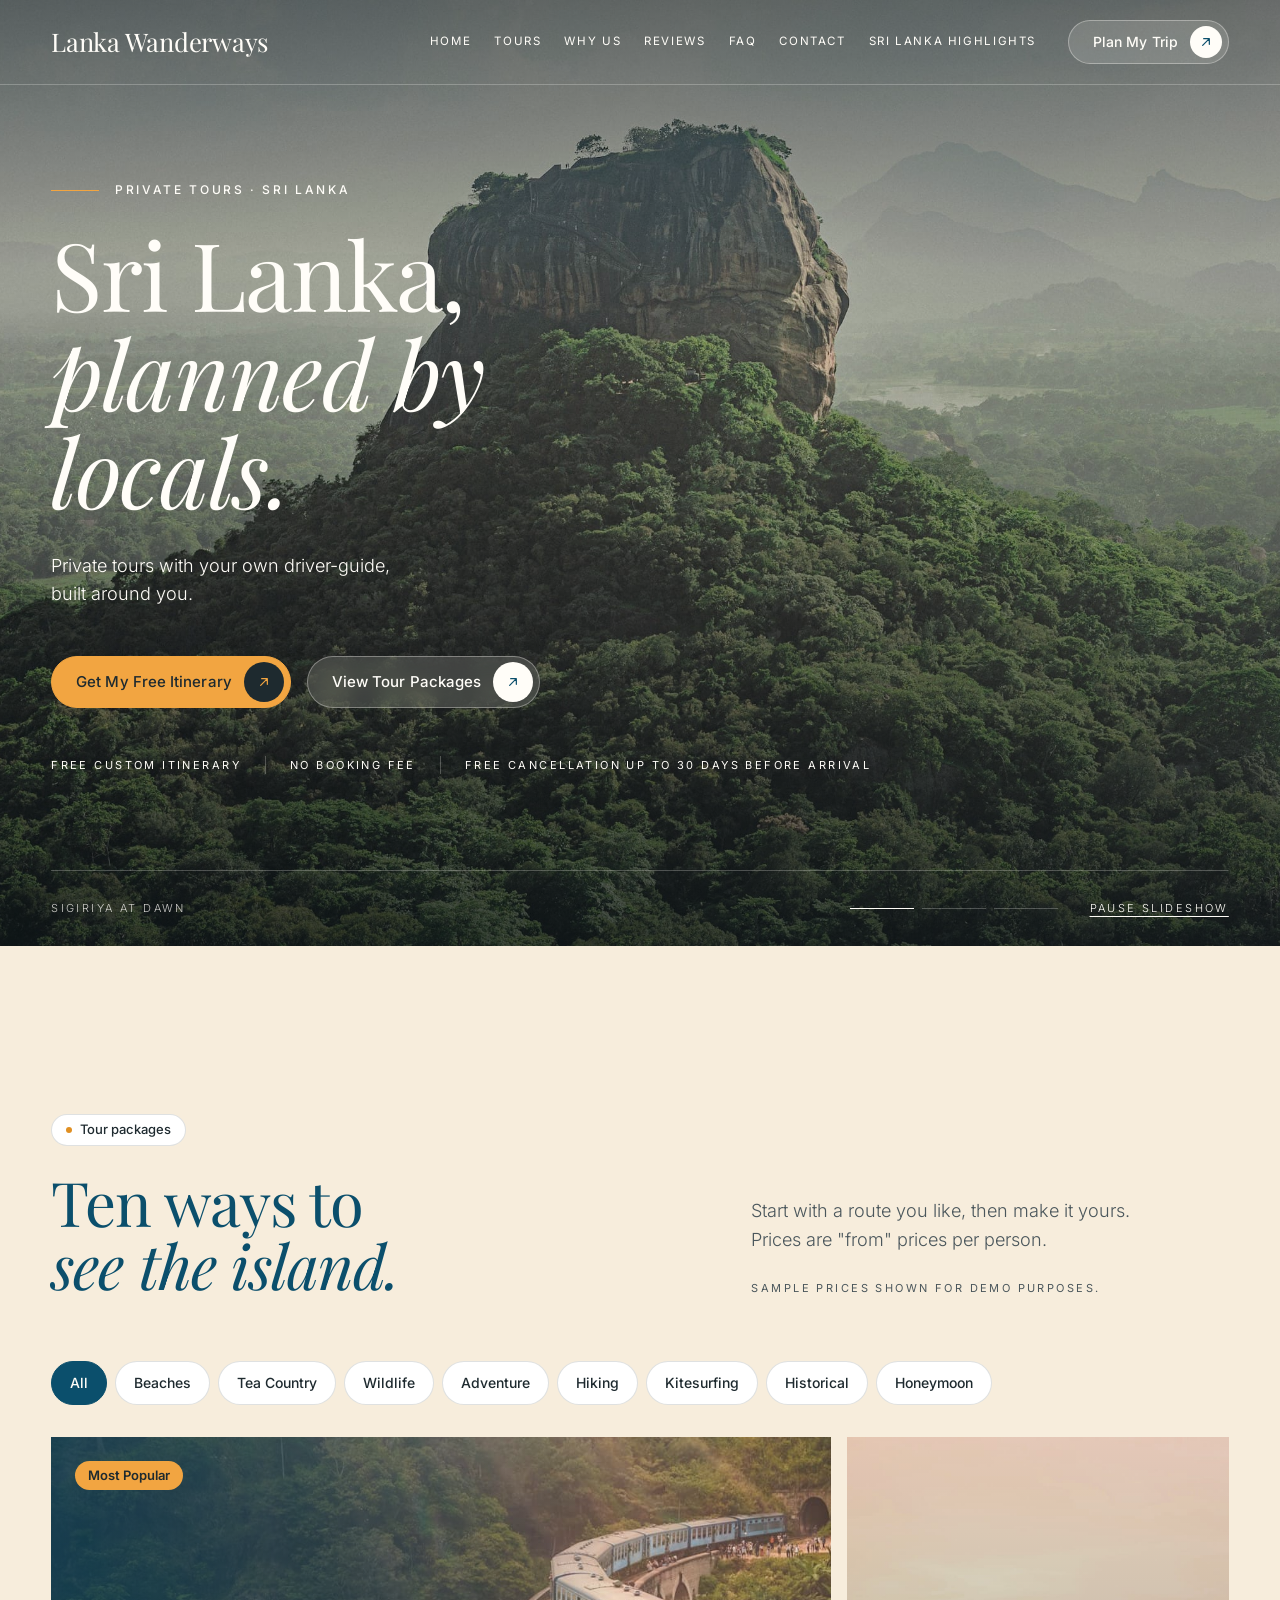
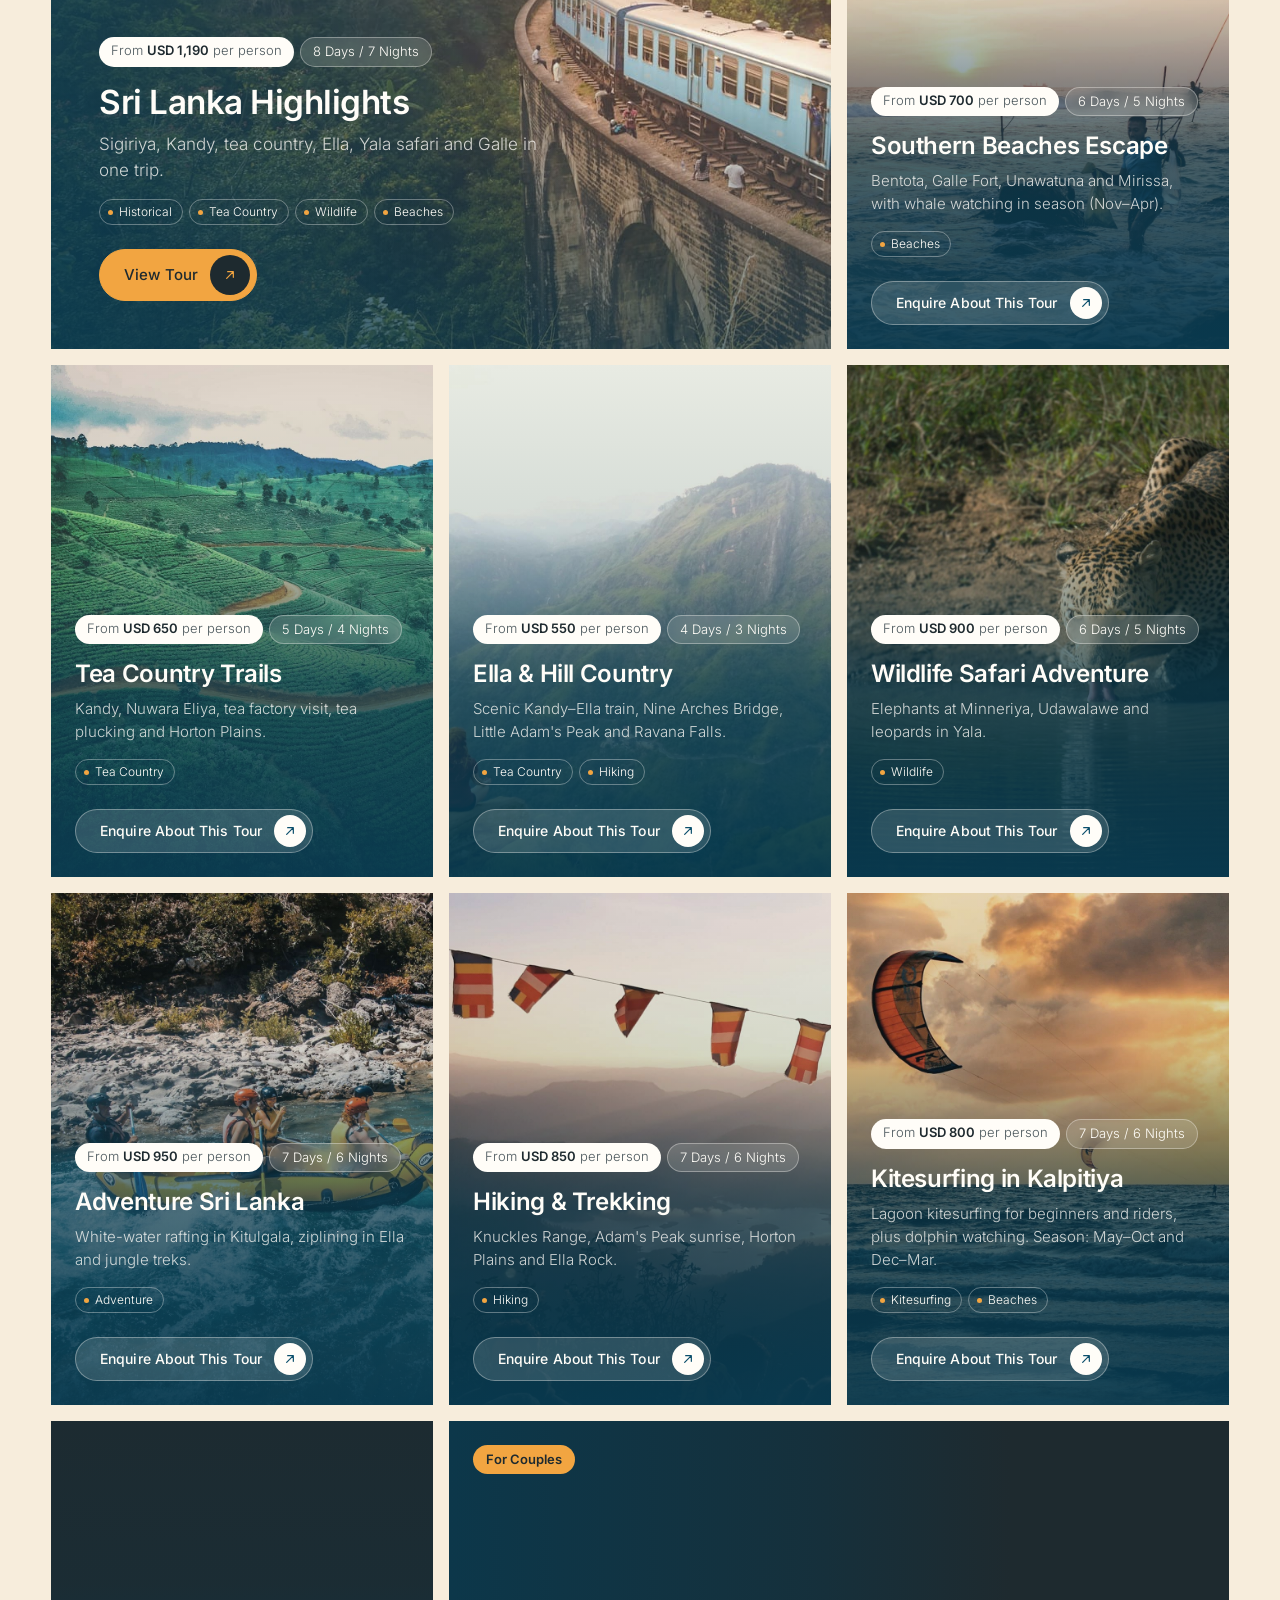
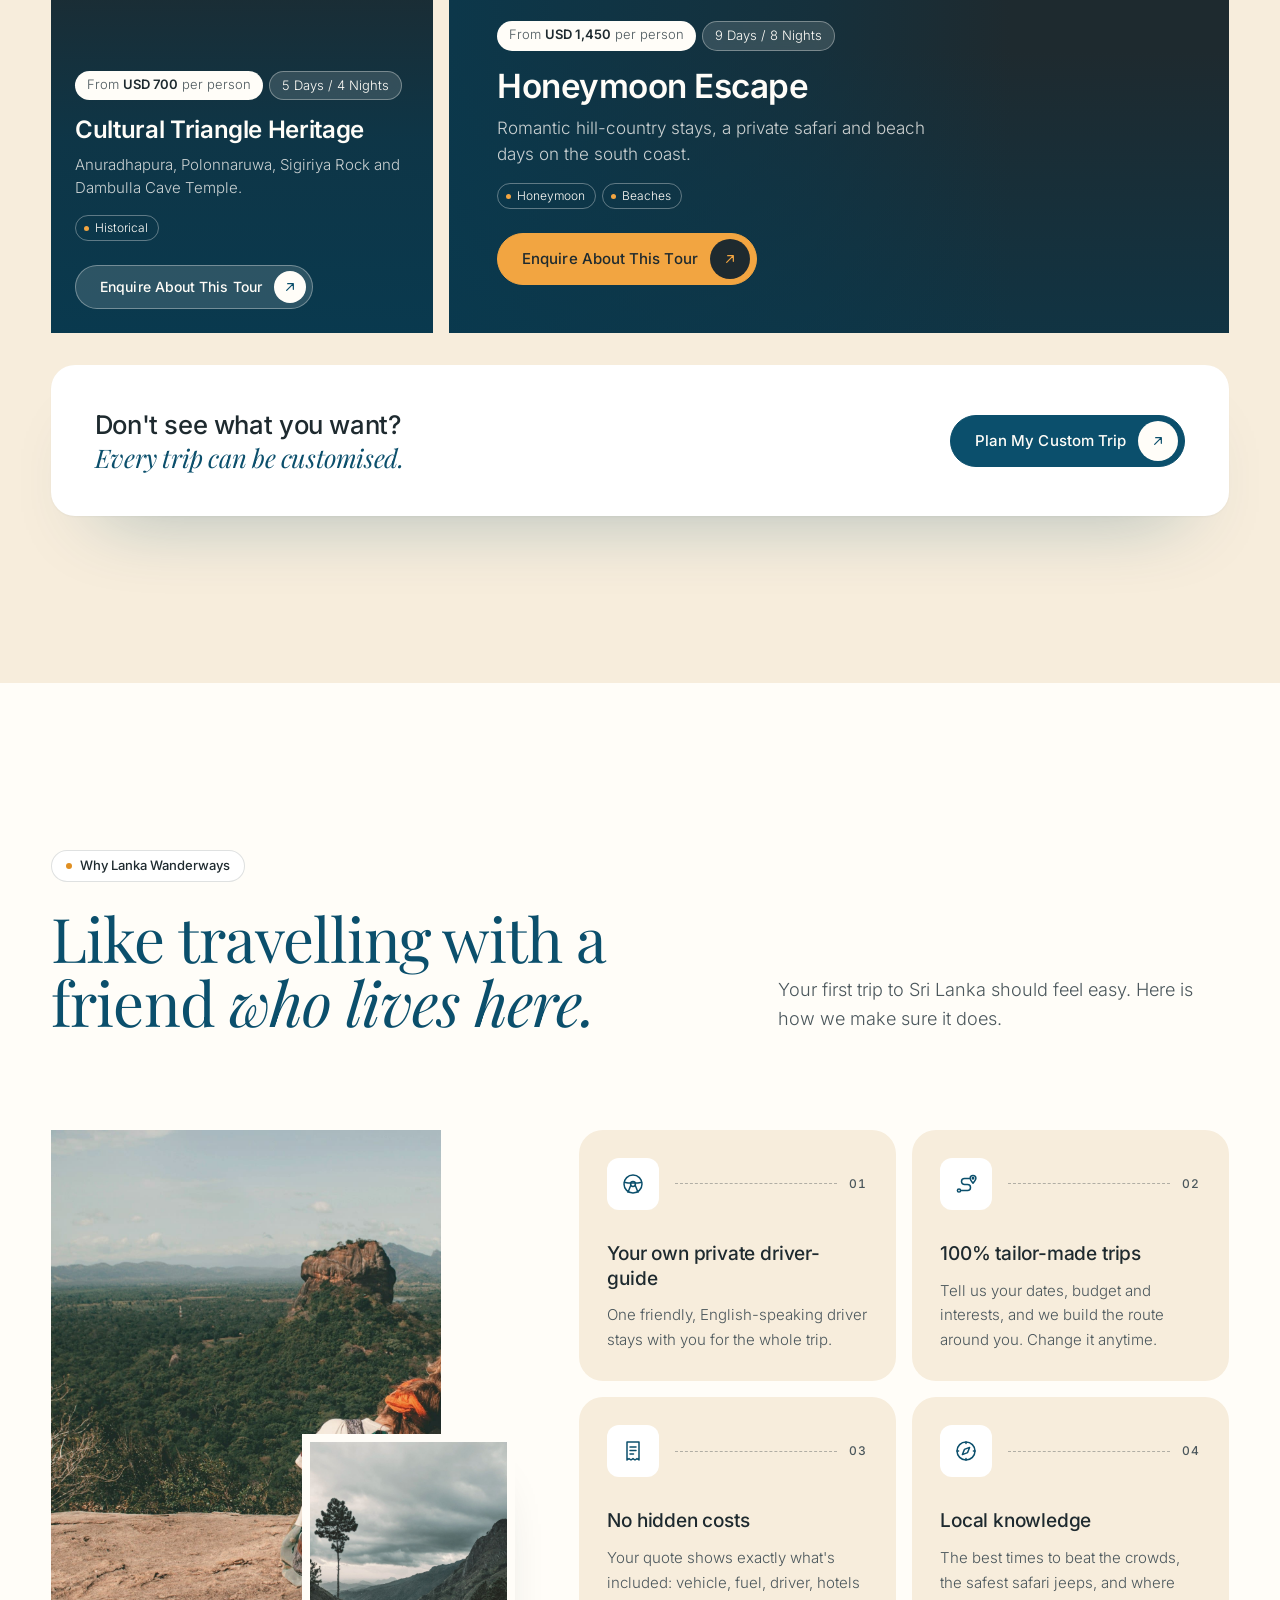
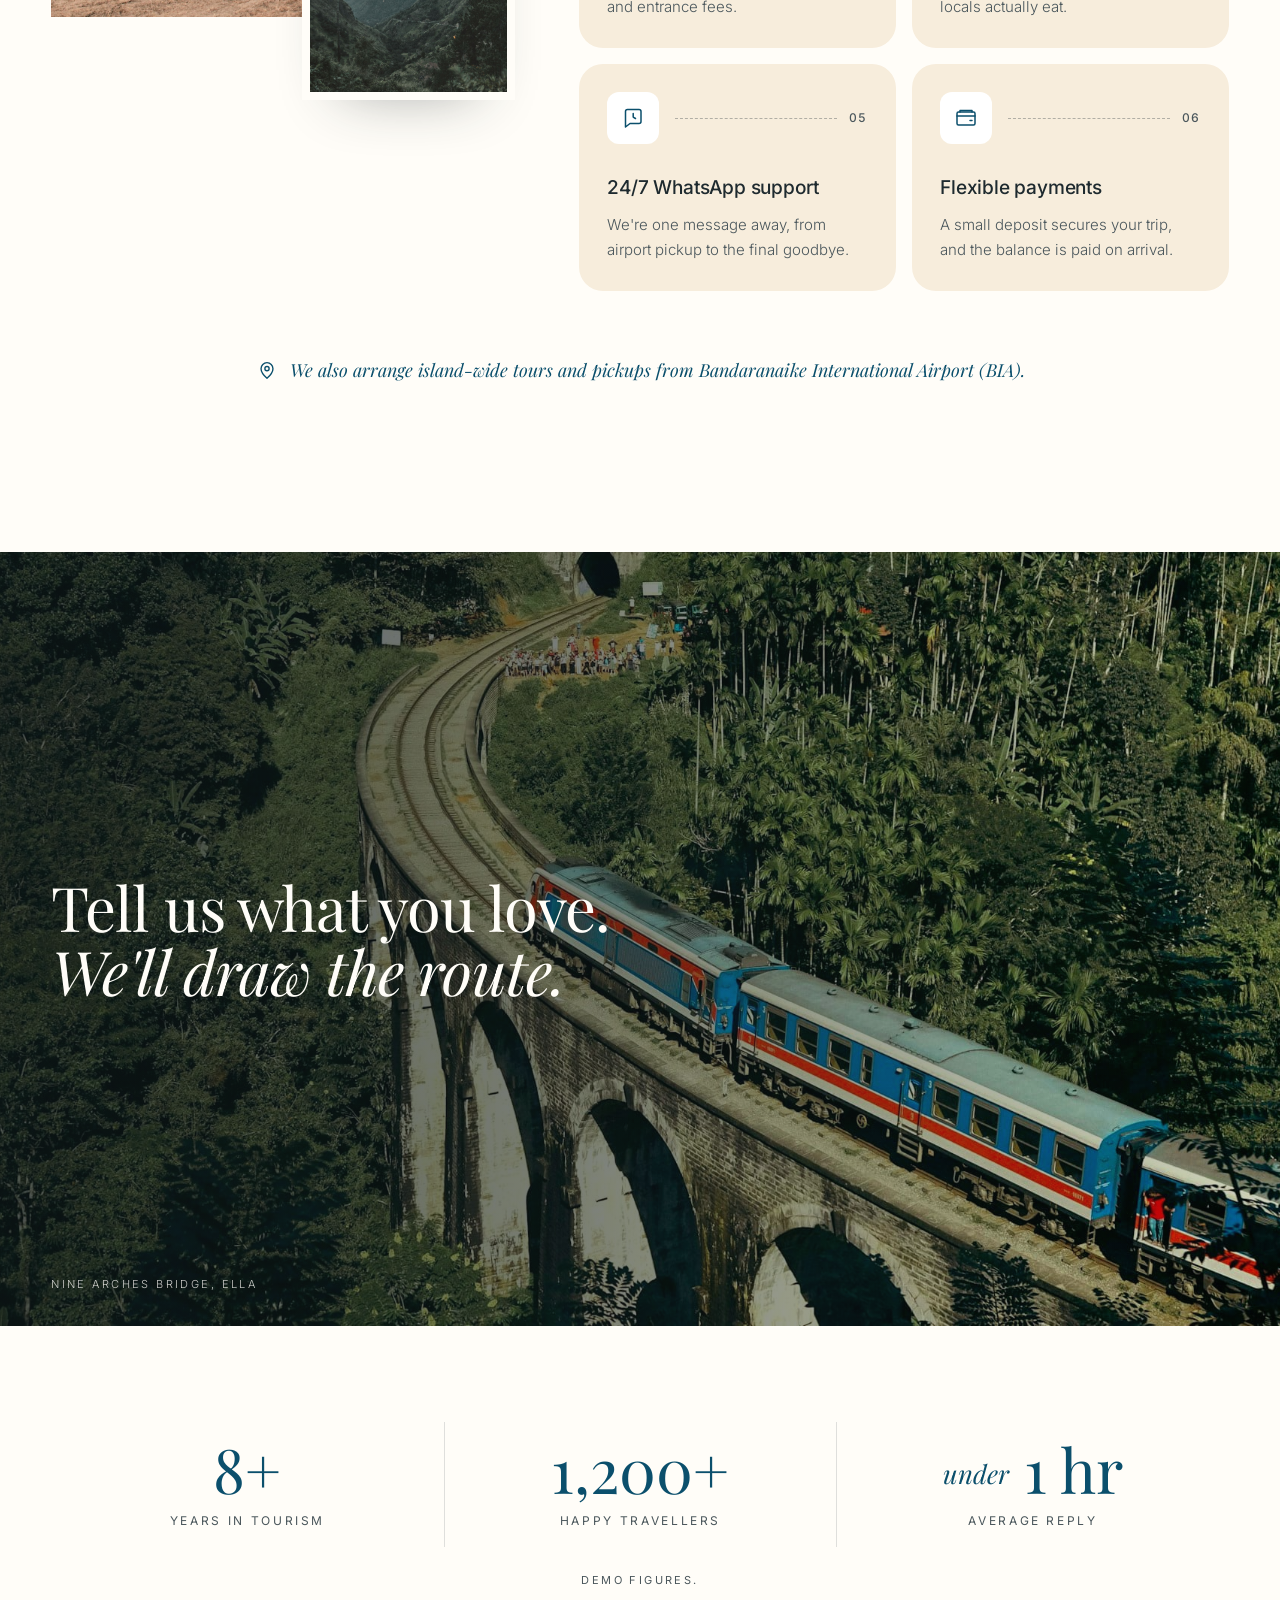
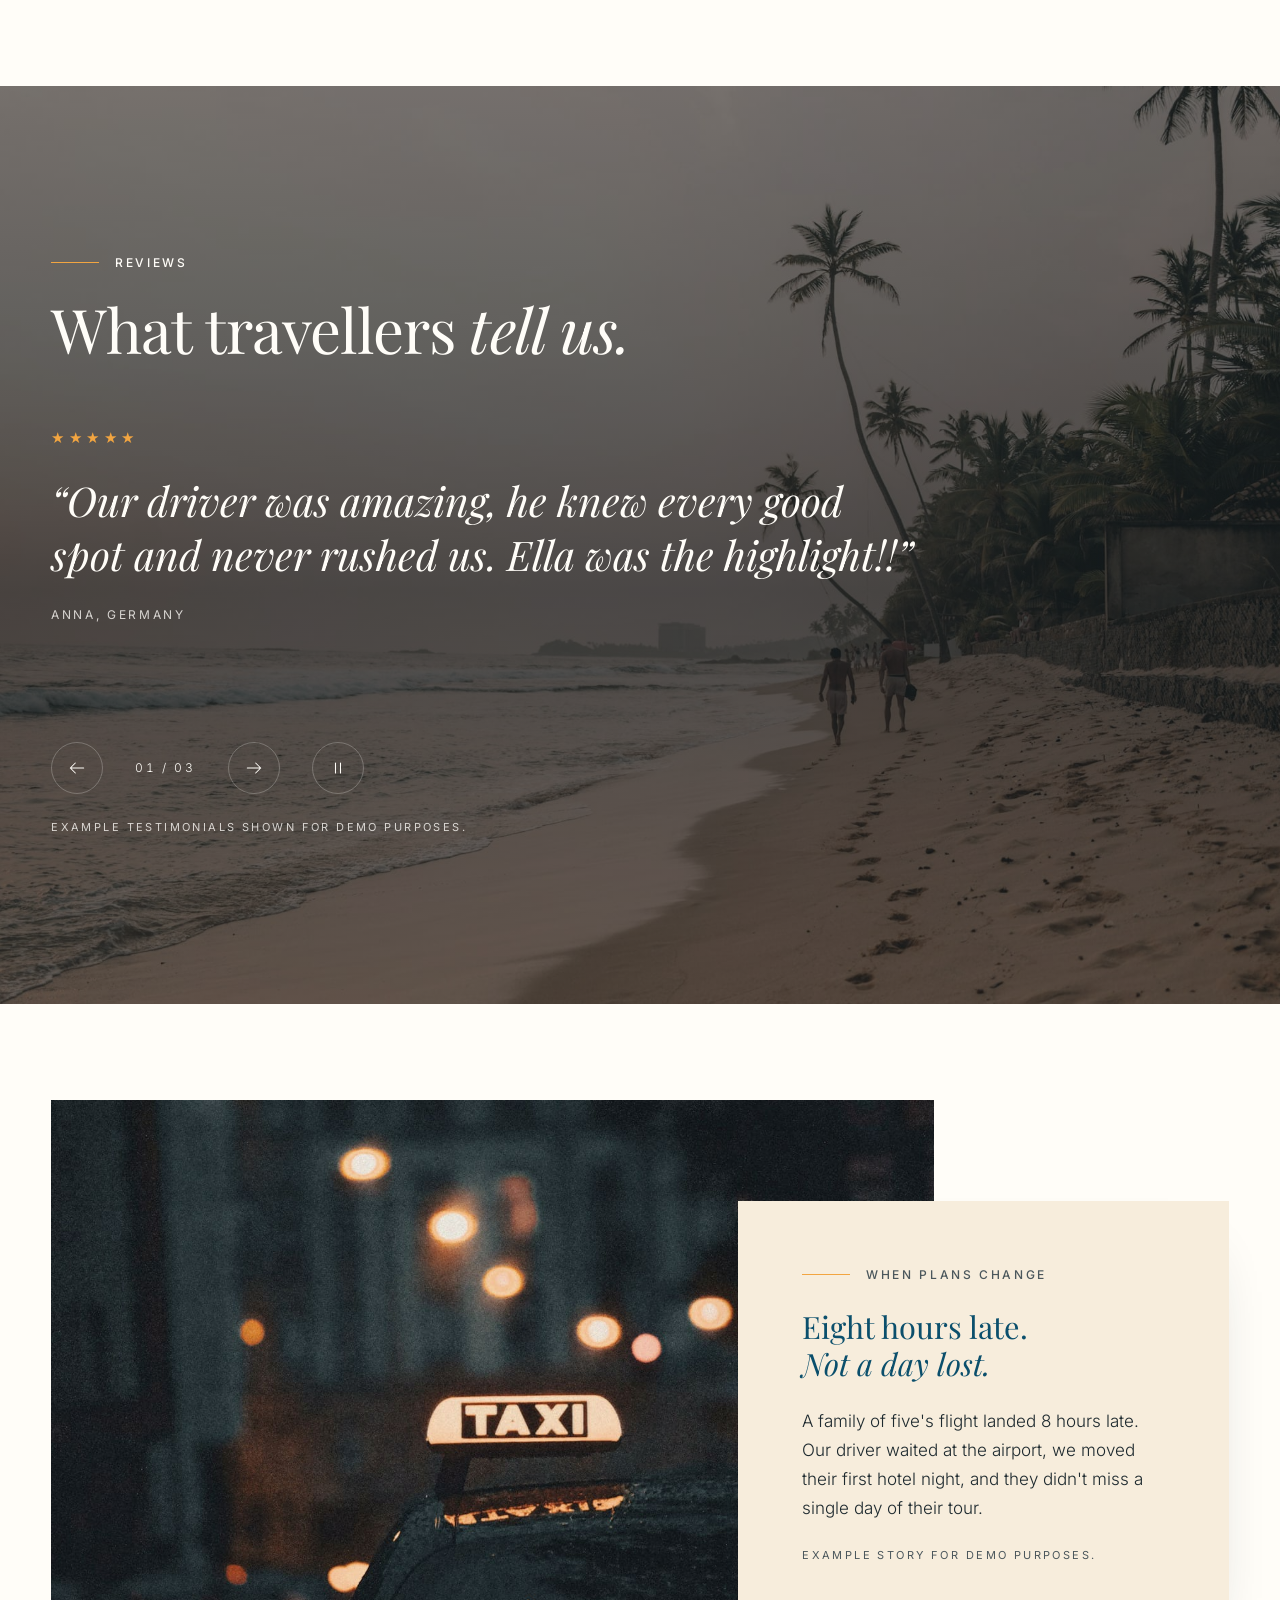
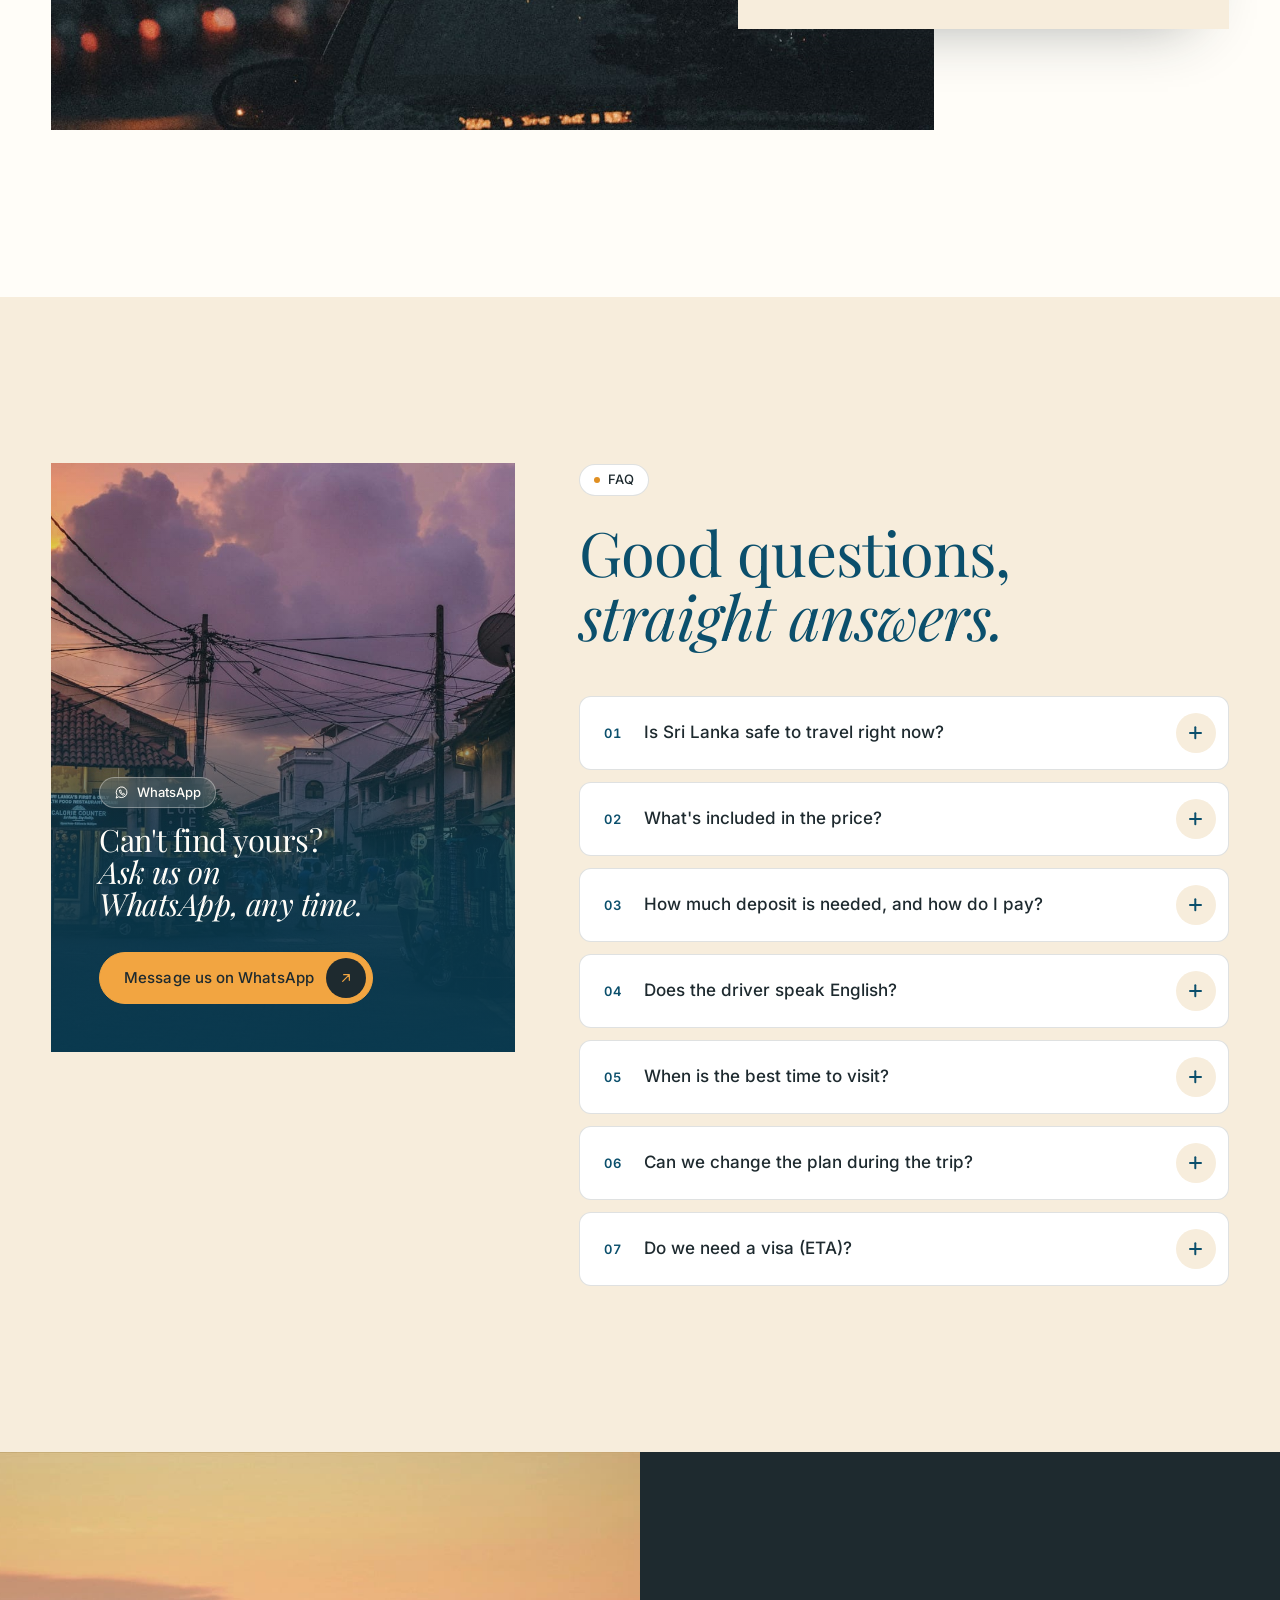
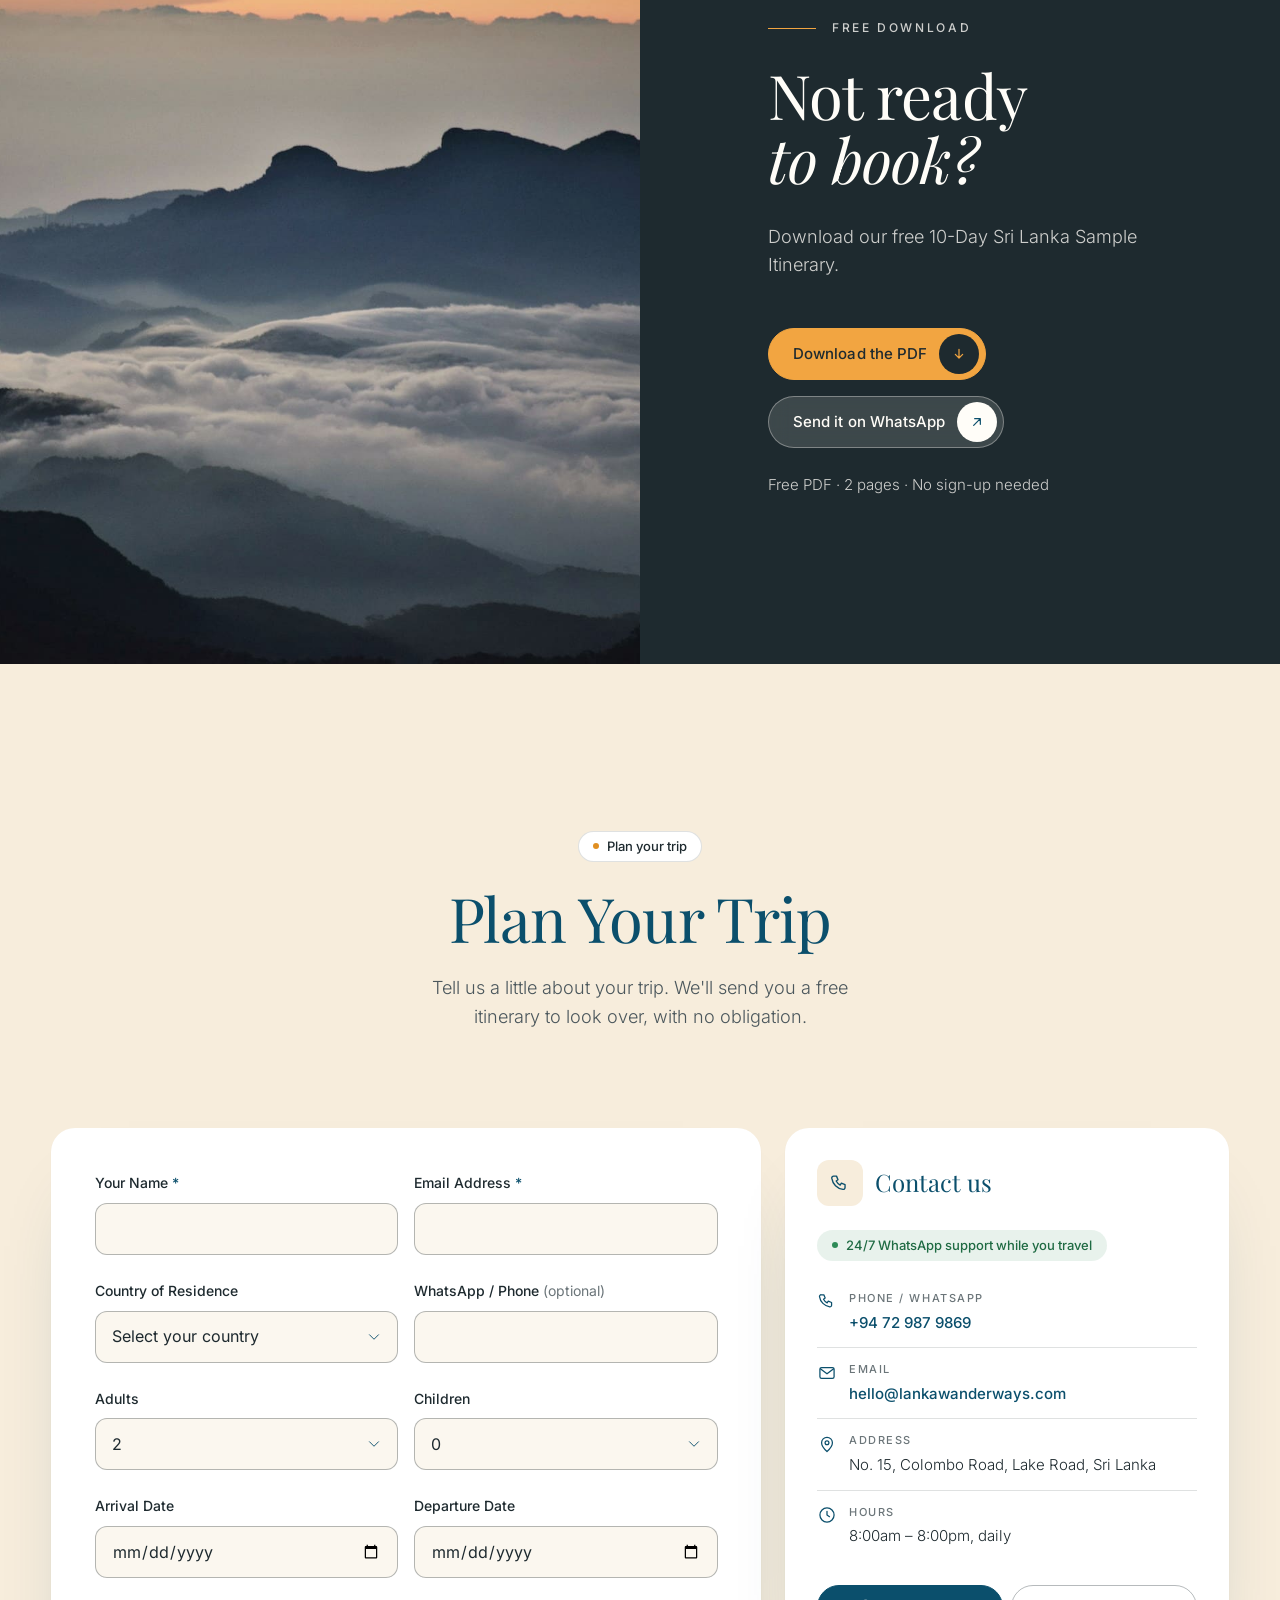
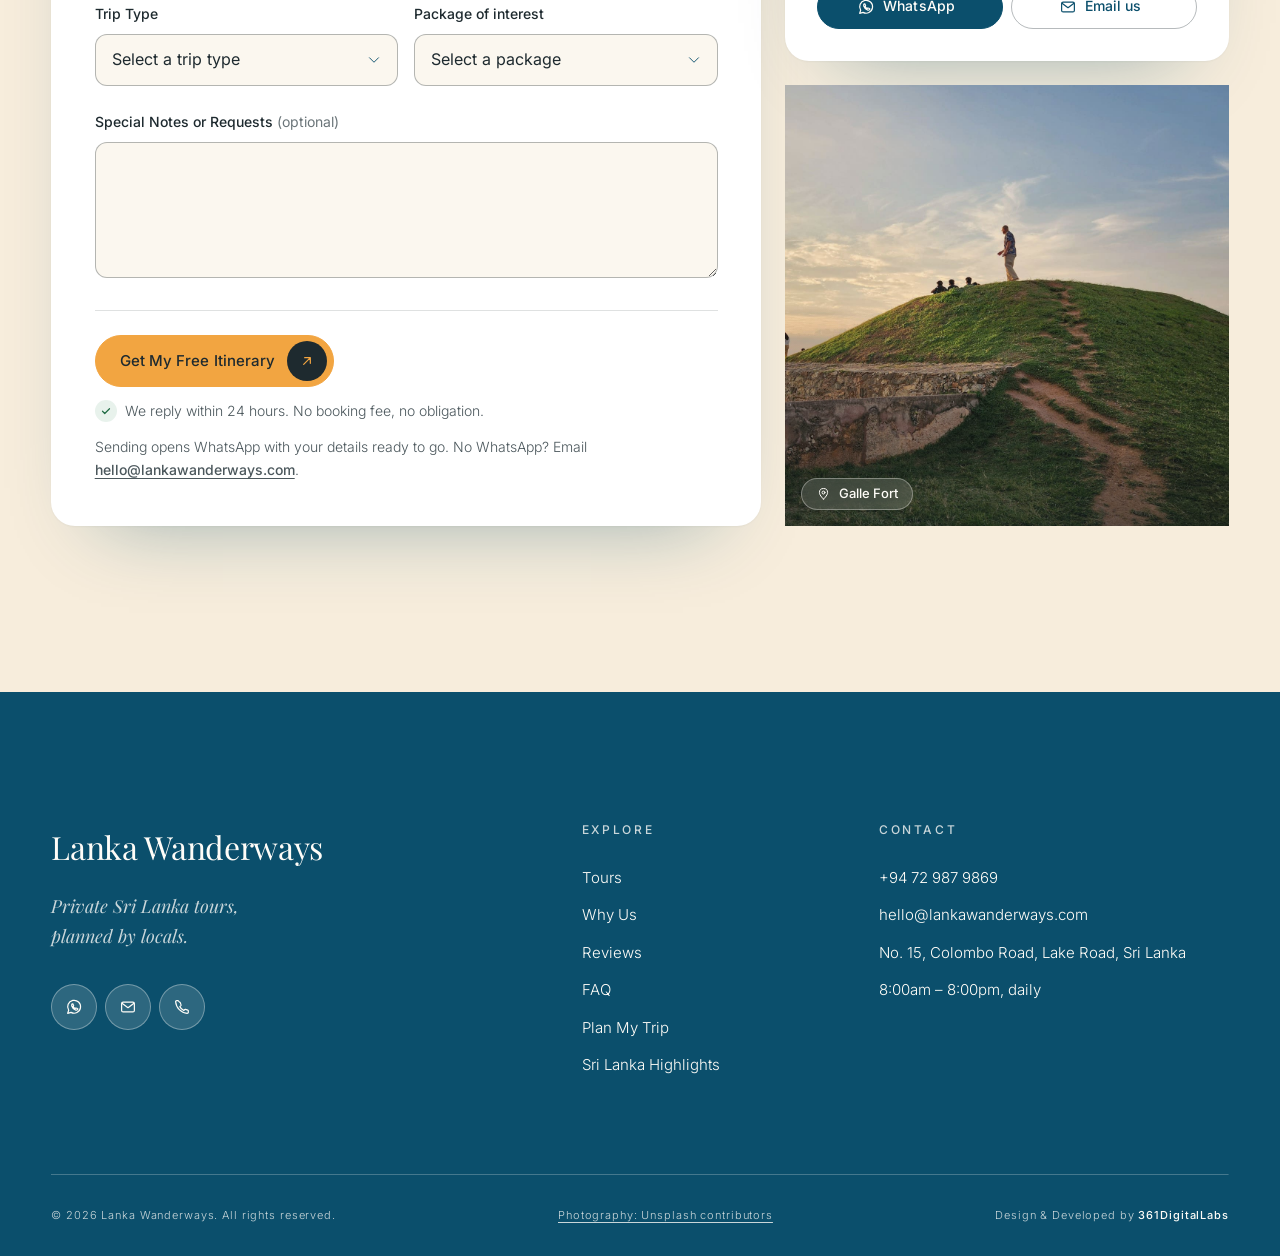
<file: index.html>
<!doctype html>
<html lang="en">
<head>
  <meta charset="utf-8">
  <meta name="viewport" content="width=device-width, initial-scale=1">
  <title>Lanka Wanderways — Private Sri Lanka tours, planned by locals</title>
  <meta name="description" content="Private Sri Lanka tours with your own English-speaking driver-guide. Tailor-made routes, no hidden costs, no booking fee and free cancellation up to 30 days before arrival.">
  <meta name="theme-color" content="#0B4F6C">
  <script>document.documentElement.classList.add('js');</script>
  <link rel="preload" href="assets/fonts/playfair-display-latin-wght-normal.woff2" as="font" type="font/woff2" crossorigin>
  <link rel="preload" href="assets/fonts/inter-latin-wght-normal.woff2" as="font" type="font/woff2" crossorigin>
  <link rel="stylesheet" href="css/tokens.css">
  <link rel="stylesheet" href="css/styles.css">
</head>
<body id="top">
  <a class="skip-link" href="#main">Skip to content</a>

  <!-- ===== Header ===== -->
  <header class="site-header" data-header>
    <div class="site-header__inner">
      <a class="logo" href="#top" aria-label="Lanka Wanderways, home">Lanka Wanderways</a>

      <nav class="site-nav" id="site-nav" aria-label="Main">
        <ul class="site-nav__list">
          <li><a href="#top">Home</a></li>
          <li><a href="#tours">Tours</a></li>
          <li><a href="#why">Why Us</a></li>
          <li><a href="#reviews">Reviews</a></li>
          <li><a href="#faq">FAQ</a></li>
          <li><a href="#contact">Contact</a></li>
          <li><a href="sri-lanka-highlights.html">Sri Lanka Highlights</a></li>
        </ul>
        <a class="button button--spice site-nav__cta" href="#plan">Plan My Trip<span class="button__arrow" aria-hidden="true"><svg viewBox="0 0 24 24"><path d="M7 17L17 7M8.5 7H17v8.5"/></svg></span></a>
      </nav>

      <a class="button button--outline button--sm site-header__cta" href="#plan">Plan My Trip<span class="button__arrow" aria-hidden="true"><svg viewBox="0 0 24 24"><path d="M7 17L17 7M8.5 7H17v8.5"/></svg></span></a>

      <button class="menu-toggle" type="button" aria-expanded="false" aria-controls="site-nav" data-menu-toggle>
        <span class="menu-toggle__label">Menu</span>
        <span class="menu-toggle__bars" aria-hidden="true"><span></span><span></span></span>
      </button>
    </div>
  </header>

  <main id="main">

    <!-- ===== 1. Hero ===== -->
    <section class="hero" aria-label="Introduction" data-hero>
      <div class="hero__slides">
        <figure class="hero__slide is-active" data-caption="Sigiriya at dawn">
          <img src="assets/images/hero-sigiriya-dawn.jpg" alt="Sigiriya Rock rising out of misty forest at dawn" width="2400" height="1500" fetchpriority="high">
        </figure>
        <figure class="hero__slide" data-caption="Pidurangala, before sunrise">
          <img src="assets/images/hero-pidurangala-mist.jpg" alt="A traveller standing on Pidurangala Rock above a sea of morning mist" width="2400" height="1500" loading="lazy">
        </figure>
        <figure class="hero__slide" data-caption="Tea country, golden hour">
          <img src="assets/images/hero-tea-golden-hour.jpg" alt="Sun shining through tall trees over rows of tea bushes in the hill country" width="2400" height="1500" loading="lazy">
        </figure>
      </div>
      <div class="hero__scrim" aria-hidden="true"></div>

      <div class="hero__content">
        <p class="eyebrow eyebrow--light reveal">Private tours &middot; Sri Lanka</p>
        <h1 class="hero__title reveal">Sri Lanka, <em>planned by locals.</em></h1>
        <p class="hero__lead reveal">Private tours with your own driver-guide, built around you.</p>
        <div class="hero__actions reveal">
          <a class="button button--spice" href="https://wa.me/94729879869" target="_blank" rel="noopener">Get My Free Itinerary<span class="button__arrow" aria-hidden="true"><svg viewBox="0 0 24 24"><path d="M7 17L17 7M8.5 7H17v8.5"/></svg></span></a>
          <a class="button button--outline-light" href="#tours">View Tour Packages<span class="button__arrow" aria-hidden="true"><svg viewBox="0 0 24 24"><path d="M7 17L17 7M8.5 7H17v8.5"/></svg></span></a>
        </div>
        <ul class="trust-line reveal" aria-label="Our promises">
          <li>Free custom itinerary</li>
          <li>No booking fee</li>
          <li>Free cancellation up to 30 days before arrival</li>
        </ul>
      </div>

      <div class="hero__footer">
        <p class="hero__caption" aria-live="polite"><span data-hero-caption>Sigiriya at dawn</span></p>
        <div class="hero__progress" aria-hidden="true">
          <span class="hero__bar is-active"></span><span class="hero__bar"></span><span class="hero__bar"></span>
        </div>
        <button class="hero__pause" type="button" data-hero-pause aria-pressed="false">Pause slideshow</button>
      </div>
    </section>

    <!-- ===== 2. Tour packages ===== -->
    <section class="section tours" id="tours" aria-labelledby="tours-title">
      <div class="container">
        <header class="section-head section-head--split">
          <div>
            <p class="chip reveal">Tour packages</p>
            <h2 class="section-title reveal" id="tours-title">Ten ways to <em>see the island.</em></h2>
          </div>
          <div class="section-head__aside reveal">
            <p class="lead">Start with a route you like, then make it yours. Prices are "from" prices per person.</p>
            <p class="demo-note">Sample prices shown for demo purposes.</p>
          </div>
        </header>

        <div class="filters" role="group" aria-label="Filter tours by interest" data-filters>
          <button type="button" class="filter is-active" aria-pressed="true" data-filter="all">All</button>
          <button type="button" class="filter" aria-pressed="false" data-filter="beaches">Beaches</button>
          <button type="button" class="filter" aria-pressed="false" data-filter="tea-country">Tea Country</button>
          <button type="button" class="filter" aria-pressed="false" data-filter="wildlife">Wildlife</button>
          <button type="button" class="filter" aria-pressed="false" data-filter="adventure">Adventure</button>
          <button type="button" class="filter" aria-pressed="false" data-filter="hiking">Hiking</button>
          <button type="button" class="filter" aria-pressed="false" data-filter="kitesurfing">Kitesurfing</button>
          <button type="button" class="filter" aria-pressed="false" data-filter="historical">Historical</button>
          <button type="button" class="filter" aria-pressed="false" data-filter="honeymoon">Honeymoon</button>
        </div>
        <p class="visually-hidden" aria-live="polite" data-filter-status></p>

        <div class="tour-grid" data-tour-grid>

          <article class="tour-card tour-card--feature" data-tags="historical tea-country wildlife beaches">
            <figure class="tour-card__media">
              <img src="assets/images/pkg-highlights.jpg" alt="Sunlight falling on a blue train as it curves across Nine Arches Bridge" width="1000" height="1250" loading="lazy">
              <span class="badge">Most Popular</span>
            </figure>
            <div class="tour-card__body">
              <div class="tour-card__chips"><p class="tour-card__price">From <strong>USD 1,190</strong> per person</p><p class="tour-card__meta">8 Days / 7 Nights</p></div>
              <h3 class="tour-card__title">Sri Lanka Highlights</h3>
              <p class="tour-card__desc">Sigiriya, Kandy, tea country, Ella, Yala safari and Galle in one trip.</p>
              <ul class="tags" aria-label="Interests"><li>Historical</li><li>Tea Country</li><li>Wildlife</li><li>Beaches</li></ul>
              <a class="button button--spice tour-card__cta" href="sri-lanka-highlights.html">View Tour<span class="button__arrow" aria-hidden="true"><svg viewBox="0 0 24 24"><path d="M7 17L17 7M8.5 7H17v8.5"/></svg></span></a>
            </div>
          </article>

          <article class="tour-card" data-tags="beaches">
            <figure class="tour-card__media">
              <img src="assets/images/pkg-southern-beaches.jpg" alt="A fisherman wading through the surf at sunset on the south coast" width="1000" height="1250" loading="lazy">
            </figure>
            <div class="tour-card__body">
              <div class="tour-card__chips"><p class="tour-card__price">From <strong>USD 700</strong> per person</p><p class="tour-card__meta">6 Days / 5 Nights</p></div>
              <h3 class="tour-card__title">Southern Beaches Escape</h3>
              <p class="tour-card__desc">Bentota, Galle Fort, Unawatuna and Mirissa, with whale watching in season (Nov–Apr).</p>
              <ul class="tags" aria-label="Interests"><li>Beaches</li></ul>
              <a class="button button--outline-light button--sm tour-card__cta" href="?package=southern-beaches-escape#plan" data-package="southern-beaches-escape">Enquire About This Tour<span class="button__arrow" aria-hidden="true"><svg viewBox="0 0 24 24"><path d="M7 17L17 7M8.5 7H17v8.5"/></svg></span></a>
            </div>
          </article>

          <article class="tour-card" data-tags="tea-country">
            <figure class="tour-card__media">
              <img src="assets/images/pkg-tea-country.jpg" alt="Aerial view of neat tea rows and a red dirt road winding over green hills" width="1000" height="1250" loading="lazy">
            </figure>
            <div class="tour-card__body">
              <div class="tour-card__chips"><p class="tour-card__price">From <strong>USD 650</strong> per person</p><p class="tour-card__meta">5 Days / 4 Nights</p></div>
              <h3 class="tour-card__title">Tea Country Trails</h3>
              <p class="tour-card__desc">Kandy, Nuwara Eliya, tea factory visit, tea plucking and Horton Plains.</p>
              <ul class="tags" aria-label="Interests"><li>Tea Country</li></ul>
              <a class="button button--outline-light button--sm tour-card__cta" href="?package=tea-country-trails#plan" data-package="tea-country-trails">Enquire About This Tour<span class="button__arrow" aria-hidden="true"><svg viewBox="0 0 24 24"><path d="M7 17L17 7M8.5 7H17v8.5"/></svg></span></a>
            </div>
          </article>

          <article class="tour-card" data-tags="tea-country hiking">
            <figure class="tour-card__media">
              <img src="assets/images/pkg-ella.jpg" alt="A traveller sitting on a rock looking out at misty green mountains near Ella" width="1000" height="1250" loading="lazy">
            </figure>
            <div class="tour-card__body">
              <div class="tour-card__chips"><p class="tour-card__price">From <strong>USD 550</strong> per person</p><p class="tour-card__meta">4 Days / 3 Nights</p></div>
              <h3 class="tour-card__title">Ella &amp; Hill Country</h3>
              <p class="tour-card__desc">Scenic Kandy–Ella train, Nine Arches Bridge, Little Adam's Peak and Ravana Falls.</p>
              <ul class="tags" aria-label="Interests"><li>Tea Country</li><li>Hiking</li></ul>
              <a class="button button--outline-light button--sm tour-card__cta" href="?package=ella-hill-country#plan" data-package="ella-hill-country">Enquire About This Tour<span class="button__arrow" aria-hidden="true"><svg viewBox="0 0 24 24"><path d="M7 17L17 7M8.5 7H17v8.5"/></svg></span></a>
            </div>
          </article>

          <article class="tour-card" data-tags="wildlife">
            <figure class="tour-card__media">
              <img src="assets/images/pkg-wildlife.jpg" alt="A leopard drinking at a waterhole" width="1000" height="1250" loading="lazy">
            </figure>
            <div class="tour-card__body">
              <div class="tour-card__chips"><p class="tour-card__price">From <strong>USD 900</strong> per person</p><p class="tour-card__meta">6 Days / 5 Nights</p></div>
              <h3 class="tour-card__title">Wildlife Safari Adventure</h3>
              <p class="tour-card__desc">Elephants at Minneriya, Udawalawe and leopards in Yala.</p>
              <ul class="tags" aria-label="Interests"><li>Wildlife</li></ul>
              <a class="button button--outline-light button--sm tour-card__cta" href="?package=wildlife-safari-adventure#plan" data-package="wildlife-safari-adventure">Enquire About This Tour<span class="button__arrow" aria-hidden="true"><svg viewBox="0 0 24 24"><path d="M7 17L17 7M8.5 7H17v8.5"/></svg></span></a>
            </div>
          </article>

          <article class="tour-card" data-tags="adventure">
            <figure class="tour-card__media">
              <img src="assets/images/pkg-adventure.jpg" alt="Four paddlers in a yellow raft on bright blue-green white water" width="1000" height="1250" loading="lazy">
            </figure>
            <div class="tour-card__body">
              <div class="tour-card__chips"><p class="tour-card__price">From <strong>USD 950</strong> per person</p><p class="tour-card__meta">7 Days / 6 Nights</p></div>
              <h3 class="tour-card__title">Adventure Sri Lanka</h3>
              <p class="tour-card__desc">White-water rafting in Kitulgala, ziplining in Ella and jungle treks.</p>
              <ul class="tags" aria-label="Interests"><li>Adventure</li></ul>
              <a class="button button--outline-light button--sm tour-card__cta" href="?package=adventure-sri-lanka#plan" data-package="adventure-sri-lanka">Enquire About This Tour<span class="button__arrow" aria-hidden="true"><svg viewBox="0 0 24 24"><path d="M7 17L17 7M8.5 7H17v8.5"/></svg></span></a>
            </div>
          </article>

          <article class="tour-card" data-tags="hiking">
            <figure class="tour-card__media">
              <img src="assets/images/pkg-hiking.jpg" alt="Prayer flags at the summit of Adam's Peak, with mountains glowing at sunrise" width="1000" height="1250" loading="lazy">
            </figure>
            <div class="tour-card__body">
              <div class="tour-card__chips"><p class="tour-card__price">From <strong>USD 850</strong> per person</p><p class="tour-card__meta">7 Days / 6 Nights</p></div>
              <h3 class="tour-card__title">Hiking &amp; Trekking</h3>
              <p class="tour-card__desc">Knuckles Range, Adam's Peak sunrise, Horton Plains and Ella Rock.</p>
              <ul class="tags" aria-label="Interests"><li>Hiking</li></ul>
              <a class="button button--outline-light button--sm tour-card__cta" href="?package=hiking-trekking#plan" data-package="hiking-trekking">Enquire About This Tour<span class="button__arrow" aria-hidden="true"><svg viewBox="0 0 24 24"><path d="M7 17L17 7M8.5 7H17v8.5"/></svg></span></a>
            </div>
          </article>

          <article class="tour-card" data-tags="kitesurfing beaches">
            <figure class="tour-card__media">
              <img src="assets/images/pkg-kitesurfing.jpg" alt="Kites in the air over the sea at sunset" width="1000" height="1250" loading="lazy">
            </figure>
            <div class="tour-card__body">
              <div class="tour-card__chips"><p class="tour-card__price">From <strong>USD 800</strong> per person</p><p class="tour-card__meta">7 Days / 6 Nights</p></div>
              <h3 class="tour-card__title">Kitesurfing in Kalpitiya</h3>
              <p class="tour-card__desc">Lagoon kitesurfing for beginners and riders, plus dolphin watching. Season: May–Oct and Dec–Mar.</p>
              <ul class="tags" aria-label="Interests"><li>Kitesurfing</li><li>Beaches</li></ul>
              <a class="button button--outline-light button--sm tour-card__cta" href="?package=kitesurfing-kalpitiya#plan" data-package="kitesurfing-kalpitiya">Enquire About This Tour<span class="button__arrow" aria-hidden="true"><svg viewBox="0 0 24 24"><path d="M7 17L17 7M8.5 7H17v8.5"/></svg></span></a>
            </div>
          </article>

          <article class="tour-card" data-tags="historical">
            <figure class="tour-card__media">
              <img src="assets/images/pkg-cultural-triangle.jpg" alt="An ancient stupa silhouetted against the sunset, reflected in still water" width="1000" height="1250" loading="lazy">
            </figure>
            <div class="tour-card__body">
              <div class="tour-card__chips"><p class="tour-card__price">From <strong>USD 700</strong> per person</p><p class="tour-card__meta">5 Days / 4 Nights</p></div>
              <h3 class="tour-card__title">Cultural Triangle Heritage</h3>
              <p class="tour-card__desc">Anuradhapura, Polonnaruwa, Sigiriya Rock and Dambulla Cave Temple.</p>
              <ul class="tags" aria-label="Interests"><li>Historical</li></ul>
              <a class="button button--outline-light button--sm tour-card__cta" href="?package=cultural-triangle-heritage#plan" data-package="cultural-triangle-heritage">Enquire About This Tour<span class="button__arrow" aria-hidden="true"><svg viewBox="0 0 24 24"><path d="M7 17L17 7M8.5 7H17v8.5"/></svg></span></a>
            </div>
          </article>

          <article class="tour-card tour-card--feature tour-card--reverse" data-tags="honeymoon beaches">
            <figure class="tour-card__media">
              <img src="assets/images/pkg-honeymoon.jpg" alt="A couple walking hand in hand along the shore as the sun sets" width="1000" height="1250" loading="lazy">
              <span class="badge">For Couples</span>
            </figure>
            <div class="tour-card__body">
              <div class="tour-card__chips"><p class="tour-card__price">From <strong>USD 1,450</strong> per person</p><p class="tour-card__meta">9 Days / 8 Nights</p></div>
              <h3 class="tour-card__title">Honeymoon Escape</h3>
              <p class="tour-card__desc">Romantic hill-country stays, a private safari and beach days on the south coast.</p>
              <ul class="tags" aria-label="Interests"><li>Honeymoon</li><li>Beaches</li></ul>
              <a class="button button--spice tour-card__cta" href="?package=honeymoon-escape#plan" data-package="honeymoon-escape">Enquire About This Tour<span class="button__arrow" aria-hidden="true"><svg viewBox="0 0 24 24"><path d="M7 17L17 7M8.5 7H17v8.5"/></svg></span></a>
            </div>
          </article>
        </div>

        <div class="tours__custom reveal">
          <p class="tours__custom-text">Don't see what you want? <em>Every trip can be customised.</em></p>
          <a class="button button--ocean" href="?package=custom#plan" data-package="custom">Plan My Custom Trip<span class="button__arrow" aria-hidden="true"><svg viewBox="0 0 24 24"><path d="M7 17L17 7M8.5 7H17v8.5"/></svg></span></a>
        </div>
      </div>
    </section>

    <!-- ===== 3. Why choose us ===== -->
    <section class="section why" id="why" aria-labelledby="why-title">
      <div class="container">
        <header class="why__head">
          <div>
            <p class="chip reveal">Why Lanka Wanderways</p>
            <h2 class="section-title reveal" id="why-title">Like travelling with a friend <em>who lives here.</em></h2>
          </div>
          <p class="lead reveal">Your first trip to Sri Lanka should feel easy. Here is how we make sure it does.</p>
        </header>

        <div class="why__grid">
          <div class="why__media reveal">
            <figure class="why__photo why__photo--main">
              <img src="assets/images/why-sigiriya-view.jpg" alt="Two travellers sitting on Pidurangala Rock, looking across the forest to Sigiriya" width="1200" height="1500" loading="lazy">
            </figure>
            <figure class="why__photo why__photo--inset">
              <img src="assets/images/why-ella-gap.jpg" alt="Storm clouds over the steep green valley of Ella Gap" width="1200" height="1500" loading="lazy">
            </figure>
          </div>

          <ol class="why__list">
            <li class="why-card reveal">
              <div class="why-card__top">
                <span class="why-card__tile" aria-hidden="true"><svg viewBox="0 0 24 24"><circle cx="12" cy="12" r="9"/><circle cx="12" cy="12" r="2.4"/><path d="M3.3 10.2c3 .9 5.9.9 8.7.9s5.7 0 8.7-.9M9.8 13.3 7 20.2M14.2 13.3l2.8 6.9"/></svg></span>
                <span class="why-card__num" aria-hidden="true">01</span>
              </div>
              <h3 class="why-card__title">Your own private driver-guide</h3>
              <p>One friendly, English-speaking driver stays with you for the whole trip.</p>
            </li>
            <li class="why-card reveal">
              <div class="why-card__top">
                <span class="why-card__tile" aria-hidden="true"><svg viewBox="0 0 24 24"><circle cx="5" cy="18.5" r="1.6"/><path d="M6.6 18.5h6.9a3 3 0 0 0 0-6h-3a3 3 0 0 1 0-6h4.8"/><path d="M19 11.2c-1.9-2.1-2.9-3.7-2.9-4.9a2.9 2.9 0 0 1 5.8 0c0 1.2-1 2.8-2.9 4.9z"/><circle cx="19" cy="6.3" r=".7"/></svg></span>
                <span class="why-card__num" aria-hidden="true">02</span>
              </div>
              <h3 class="why-card__title">100% tailor-made trips</h3>
              <p>Tell us your dates, budget and interests, and we build the route around you. Change it anytime.</p>
            </li>
            <li class="why-card reveal">
              <div class="why-card__top">
                <span class="why-card__tile" aria-hidden="true"><svg viewBox="0 0 24 24"><path d="M6 3h12v18l-2-1.4-2 1.4-2-1.4-2 1.4-2-1.4L6 21z"/><path d="M9 8h6M9 11.5h6M9 15h3.5"/></svg></span>
                <span class="why-card__num" aria-hidden="true">03</span>
              </div>
              <h3 class="why-card__title">No hidden costs</h3>
              <p>Your quote shows exactly what's included: vehicle, fuel, driver, hotels and entrance fees.</p>
            </li>
            <li class="why-card reveal">
              <div class="why-card__top">
                <span class="why-card__tile" aria-hidden="true"><svg viewBox="0 0 24 24"><circle cx="12" cy="12" r="9"/><path d="m15.6 8.4-2 5.2-5.2 2 2-5.2z"/><path d="M12 3v1.6M12 19.4V21M3 12h1.6M19.4 12H21"/></svg></span>
                <span class="why-card__num" aria-hidden="true">04</span>
              </div>
              <h3 class="why-card__title">Local knowledge</h3>
              <p>The best times to beat the crowds, the safest safari jeeps, and where locals actually eat.</p>
            </li>
            <li class="why-card reveal">
              <div class="why-card__top">
                <span class="why-card__tile" aria-hidden="true"><svg viewBox="0 0 24 24"><path d="M20 15.5a2 2 0 0 1-2 2H9l-4.5 3.5V5.5a2 2 0 0 1 2-2H18a2 2 0 0 1 2 2z"/><path d="M12.2 7.5v3.6l2.3 1.4"/></svg></span>
                <span class="why-card__num" aria-hidden="true">05</span>
              </div>
              <h3 class="why-card__title">24/7 WhatsApp support</h3>
              <p>We're one message away, from airport pickup to the final goodbye.</p>
            </li>
            <li class="why-card reveal">
              <div class="why-card__top">
                <span class="why-card__tile" aria-hidden="true"><svg viewBox="0 0 24 24"><rect x="3" y="6" width="18" height="13" rx="1.5"/><path d="M3 10h18M16 14.5h2"/><path d="M6 6V4.5h12V6"/></svg></span>
                <span class="why-card__num" aria-hidden="true">06</span>
              </div>
              <h3 class="why-card__title">Flexible payments</h3>
              <p>A small deposit secures your trip, and the balance is paid on arrival.</p>
            </li>
          </ol>
        </div>

        <p class="why__note reveal"><svg aria-hidden="true" viewBox="0 0 24 24"><path d="M12 21s-6.5-5.8-6.5-10.5a6.5 6.5 0 0 1 13 0C18.5 15.2 12 21 12 21z"/><circle cx="12" cy="10.5" r="2.3"/></svg>We also arrange island-wide tours and pickups from Bandaranaike International Airport (BIA).</p>
      </div>
    </section>

    <!-- ===== Cinematic interlude ===== -->
    <section class="interlude" aria-label="Nine Arches Bridge, Ella">
      <figure class="interlude__media">
        <img src="assets/images/interlude-nine-arches.jpg" alt="A blue and red train crossing the stone Nine Arches Bridge through thick green jungle near Ella" width="2400" height="1030" loading="lazy">
      </figure>
      <div class="interlude__scrim" aria-hidden="true"></div>
      <div class="interlude__content">
        <p class="interlude__line reveal">Tell us what you love. <em>We'll draw the route.</em></p>
        <p class="interlude__caption">Nine Arches Bridge, Ella</p>
      </div>
    </section>


    <!-- ===== 4. Key numbers ===== -->
    <section class="numbers" aria-label="Lanka Wanderways in numbers">
      <div class="container">
        <dl class="numbers__list">
          <div class="numbers__item reveal">
            <dt class="numbers__label">Years in tourism</dt>
            <dd class="numbers__figure" data-count>8+</dd>
          </div>
          <div class="numbers__item reveal">
            <dt class="numbers__label">Happy travellers</dt>
            <dd class="numbers__figure" data-count>1,200+</dd>
          </div>
          <div class="numbers__item reveal">
            <dt class="numbers__label">Average reply</dt>
            <dd class="numbers__figure"><span class="numbers__prefix">under</span> 1 hr</dd>
          </div>
        </dl>
        <p class="demo-note numbers__note">Demo figures.</p>
      </div>
    </section>

    <!-- ===== 4b. Reviews ===== -->
    <section class="reviews" id="reviews" aria-labelledby="reviews-title">
      <div class="reviews__stage">
        <figure class="reviews__bg" aria-hidden="true">
          <img src="assets/images/reviews-south-coast-dusk.jpg" alt="" width="2400" height="1350" loading="lazy">
        </figure>
        <div class="reviews__scrim" aria-hidden="true"></div>

        <div class="container reviews__inner">
          <p class="eyebrow eyebrow--light reveal">Reviews</p>
          <h2 class="section-title section-title--light reveal" id="reviews-title">What travellers <em>tell us.</em></h2>

          <div class="slider" data-slider aria-roledescription="carousel" aria-label="Traveller reviews">
            <div class="slider__viewport" aria-live="polite">
              <figure class="review is-active" aria-roledescription="slide" aria-label="1 of 3">
                <p class="review__stars" aria-label="5 out of 5 stars">★★★★★</p>
                <blockquote class="review__quote"><p>“Our driver was amazing, he knew every good spot and never rushed us. Ella was the highlight!!”</p></blockquote>
                <figcaption class="review__author">Anna, Germany</figcaption>
              </figure>
              <figure class="review" aria-roledescription="slide" aria-label="2 of 3" hidden>
                <p class="review__stars" aria-label="5 out of 5 stars">★★★★★</p>
                <blockquote class="review__quote"><p>“Honeymoon trip planned perfectly. Hotels were even better than photos. thank you Lanka Wanderways team”</p></blockquote>
                <figcaption class="review__author">James &amp; Emily, UK</figcaption>
              </figure>
              <figure class="review" aria-roledescription="slide" aria-label="3 of 3" hidden>
                <p class="review__stars" aria-label="5 out of 5 stars">★★★★★</p>
                <blockquote class="review__quote"><p>“We changed our plan twice during the trip and they sorted it in minutes on whatsapp. Highly recommend.”</p></blockquote>
                <figcaption class="review__author">Sanne, Netherlands</figcaption>
              </figure>
            </div>

            <div class="slider__controls">
              <button class="icon-button" type="button" data-slider-prev aria-label="Previous review">
                <svg aria-hidden="true" viewBox="0 0 24 24"><path d="M20 12H4M10 6l-6 6 6 6"/></svg>
              </button>
              <p class="slider__count" aria-hidden="true"><span data-slider-current>01</span> / 03</p>
              <button class="icon-button" type="button" data-slider-next aria-label="Next review">
                <svg aria-hidden="true" viewBox="0 0 24 24"><path d="M4 12h16M14 6l6 6-6 6"/></svg>
              </button>
              <button class="icon-button slider__toggle" type="button" data-slider-toggle aria-label="Pause reviews" hidden>
                <svg class="slider__icon-pause" aria-hidden="true" viewBox="0 0 24 24"><path d="M9 6v12M15 6v12"/></svg>
                <svg class="slider__icon-play" aria-hidden="true" viewBox="0 0 24 24"><path d="M8 5.5v13l10-6.5z"/></svg>
              </button>
            </div>
          </div>

          <p class="demo-note demo-note--light">Example testimonials shown for demo purposes.</p>
        </div>
      </div>

      <div class="story container">
        <figure class="story__media reveal">
          <img src="assets/images/story-taxi-night.jpg" alt="A taxi with its roof sign lit, waiting on a street at night" width="1400" height="1000" loading="lazy">
        </figure>
        <div class="story__card reveal">
          <p class="eyebrow">When plans change</p>
          <h3 class="story__title">Eight hours late. <em>Not a day lost.</em></h3>
          <p>A family of five's flight landed 8 hours late. Our driver waited at the airport, we moved their first hotel night, and they didn't miss a single day of their tour.</p>
          <p class="demo-note">Example story for demo purposes.</p>
        </div>
      </div>
    </section>

    <!-- ===== 5. FAQ ===== -->
    <section class="section faq" id="faq" aria-labelledby="faq-title">
      <div class="container faq__grid">
        <div class="faq__main">
          <div class="faq__head">
            <p class="chip reveal">FAQ</p>
            <h2 class="section-title reveal" id="faq-title">Good questions, <em>straight answers.</em></h2>
          </div>

          <div class="accordion" data-accordion>
            <div class="accordion__item">
              <h3 class="accordion__heading">
                <button type="button" class="accordion__trigger" aria-expanded="false" aria-controls="faq-1" id="faq-1-btn">
                  <span class="accordion__num" aria-hidden="true">01</span><span class="accordion__question">Is Sri Lanka safe to travel right now?</span><span class="accordion__icon" aria-hidden="true"></span>
                </button>
              </h3>
              <div class="accordion__panel" id="faq-1" role="region" aria-labelledby="faq-1-btn" hidden>
                <p>Yes. Most visits to Sri Lanka are easy and trouble-free, and people are warm and welcoming. Use normal travel sense: watch your bags in busy places and only swim where locals say it's safe. Your driver-guide is with you for the whole trip, and we're one WhatsApp message away, 24/7. Before you travel, check your government's latest travel advice.</p>
              </div>
            </div>
            <div class="accordion__item">
              <h3 class="accordion__heading">
                <button type="button" class="accordion__trigger" aria-expanded="false" aria-controls="faq-2" id="faq-2-btn">
                  <span class="accordion__num" aria-hidden="true">02</span><span class="accordion__question">What's included in the price?</span><span class="accordion__icon" aria-hidden="true"></span>
                </button>
              </h3>
              <div class="accordion__panel" id="faq-2" role="region" aria-labelledby="faq-2-btn" hidden>
                <p>Private vehicle, fuel, your English-speaking driver-guide, hotels as listed and entrance fees shown in your quote. Flights and personal expenses are not included.</p>
              </div>
            </div>
            <div class="accordion__item">
              <h3 class="accordion__heading">
                <button type="button" class="accordion__trigger" aria-expanded="false" aria-controls="faq-3" id="faq-3-btn">
                  <span class="accordion__num" aria-hidden="true">03</span><span class="accordion__question">How much deposit is needed, and how do I pay?</span><span class="accordion__icon" aria-hidden="true"></span>
                </button>
              </h3>
              <div class="accordion__panel" id="faq-3" role="region" aria-labelledby="faq-3-btn" hidden>
                <p>A small deposit secures your trip and the balance is paid on arrival. Your quote shows the exact deposit and how to pay it, before you commit to anything. Cancellation is free up to 30 days before arrival.</p>
              </div>
            </div>
            <div class="accordion__item">
              <h3 class="accordion__heading">
                <button type="button" class="accordion__trigger" aria-expanded="false" aria-controls="faq-4" id="faq-4-btn">
                  <span class="accordion__num" aria-hidden="true">04</span><span class="accordion__question">Does the driver speak English?</span><span class="accordion__icon" aria-hidden="true"></span>
                </button>
              </h3>
              <div class="accordion__panel" id="faq-4" role="region" aria-labelledby="faq-4-btn" hidden>
                <p>Yes, all our driver-guides speak English.</p>
              </div>
            </div>
            <div class="accordion__item">
              <h3 class="accordion__heading">
                <button type="button" class="accordion__trigger" aria-expanded="false" aria-controls="faq-5" id="faq-5-btn">
                  <span class="accordion__num" aria-hidden="true">05</span><span class="accordion__question">When is the best time to visit?</span><span class="accordion__icon" aria-hidden="true"></span>
                </button>
              </h3>
              <div class="accordion__panel" id="faq-5" role="region" aria-labelledby="faq-5-btn" hidden>
                <p>Sri Lanka has two monsoons, so there's a good region to visit all year. Tell us your dates and we'll plan the route around the weather.</p>
              </div>
            </div>
            <div class="accordion__item">
              <h3 class="accordion__heading">
                <button type="button" class="accordion__trigger" aria-expanded="false" aria-controls="faq-6" id="faq-6-btn">
                  <span class="accordion__num" aria-hidden="true">06</span><span class="accordion__question">Can we change the plan during the trip?</span><span class="accordion__icon" aria-hidden="true"></span>
                </button>
              </h3>
              <div class="accordion__panel" id="faq-6" role="region" aria-labelledby="faq-6-btn" hidden>
                <p>Yes, just message us on WhatsApp.</p>
              </div>
            </div>
            <div class="accordion__item">
              <h3 class="accordion__heading">
                <button type="button" class="accordion__trigger" aria-expanded="false" aria-controls="faq-7" id="faq-7-btn">
                  <span class="accordion__num" aria-hidden="true">07</span><span class="accordion__question">Do we need a visa (ETA)?</span><span class="accordion__icon" aria-hidden="true"></span>
                </button>
              </h3>
              <div class="accordion__panel" id="faq-7" role="region" aria-labelledby="faq-7-btn" hidden>
                <p>Most visitors need an Electronic Travel Authorisation (ETA) before arrival. Check the rules for your nationality and apply on the official site, <a href="https://www.eta.gov.lk" target="_blank" rel="noopener">eta.gov.lk</a>.</p>
              </div>
            </div>
          </div>
        </div>

        <aside class="faq__ask reveal" aria-label="Ask us on WhatsApp">
          <figure class="faq__ask-media">
            <img src="assets/images/place-galle-street.jpg" alt="A quiet street in Galle Fort under a pink and purple sunset sky" width="1600" height="1000" loading="lazy">
          </figure>
          <div class="faq__ask-body">
            <p class="chip chip--glass"><svg aria-hidden="true" viewBox="0 0 24 24"><path d="M3.6 20.4l1.3-4.1a8.6 8.6 0 1 1 3.1 2.9z"/><path d="M9 8.3c.2-.4.6-.5.9-.5h.4c.2 0 .4.1.5.4l.7 1.7c.1.2 0 .5-.1.6l-.6.7c.6 1.2 1.6 2.2 2.8 2.8l.7-.6c.2-.2.4-.2.6-.1l1.7.7c.3.1.4.3.4.5v.4c0 .4-.2.7-.5.9-.6.4-1.4.5-2.1.3-2.6-.8-4.6-2.8-5.4-5.4-.2-.7-.1-1.5.3-2.1z"/></svg>WhatsApp</p>
            <p class="faq__ask-title">Can't find yours? <em>Ask us on WhatsApp, any time.</em></p>
            <a class="button button--spice" href="https://wa.me/94729879869" target="_blank" rel="noopener">Message us on WhatsApp<span class="button__arrow" aria-hidden="true"><svg viewBox="0 0 24 24"><path d="M7 17L17 7M8.5 7H17v8.5"/></svg></span></a>
          </div>
        </aside>
      </div>
    </section>

    <!-- ===== 6. Free sample itinerary ===== -->
    <section class="itinerary" id="itinerary" aria-labelledby="itinerary-title">
      <figure class="itinerary__media">
        <img src="assets/images/itinerary-sea-of-clouds.jpg" alt="Layers of mountain ridges above a sea of clouds at dawn" width="1600" height="1200" loading="lazy">
      </figure>
      <div class="itinerary__panel">
        <p class="eyebrow reveal">Free download</p>
        <h2 class="section-title reveal" id="itinerary-title">Not ready <em>to book?</em></h2>
        <p class="lead reveal">Download our free 10-Day Sri Lanka Sample Itinerary.</p>
        <div class="itinerary__actions reveal">
          <a class="button button--spice" href="assets/docs/lanka-wanderways-10-day-sample-itinerary.pdf" download>Download the PDF<span class="button__arrow button__arrow--down" aria-hidden="true"><svg viewBox="0 0 24 24"><path d="M12 5v13M6.5 12.5L12 18l5.5-5.5"/></svg></span></a>
          <a class="button button--outline-light" href="https://wa.me/94729879869?text=Hi!%20Please%20send%20me%20the%20free%2010-day%20sample%20itinerary." target="_blank" rel="noopener">Send it on WhatsApp<span class="button__arrow" aria-hidden="true"><svg viewBox="0 0 24 24"><path d="M7 17L17 7M8.5 7H17v8.5"/></svg></span></a>
        </div>
        <p class="itinerary__meta reveal">Free PDF · 2 pages · No sign-up needed</p>
      </div>
    </section>

    <!-- ===== 7. Inquiry form ===== -->
    <section class="section plan" id="plan" aria-labelledby="plan-title">
      <div class="container">
        <header class="plan__head">
          <p class="chip reveal">Plan your trip</p>
          <h2 class="section-title reveal" id="plan-title">Plan Your Trip</h2>
          <p class="lead reveal">Tell us a little about your trip. We'll send you a free itinerary to look over, with no obligation.</p>
        </header>

        <div class="plan__grid">
          <form class="trip-form" action="https://wa.me/94729879869" method="get" target="_blank" data-trip-form data-subject="New trip enquiry — Lanka Wanderways" novalidate>
            <!-- No form service yet: main.js turns the details into a WhatsApp message, with an email link as a backup.
                 To use Formspree later, set action="https://formspree.io/f/YOUR-ID" method="POST" and post the form with fetch instead. -->

            <div class="field">
              <label class="field__label" for="f-name">Your Name <span class="field__req" aria-hidden="true">*</span></label>
              <input class="field__input" id="f-name" name="name" type="text" autocomplete="name" required>
            </div>
            <div class="field">
              <label class="field__label" for="f-email">Email Address <span class="field__req" aria-hidden="true">*</span></label>
              <input class="field__input" id="f-email" name="email" type="email" autocomplete="email" required>
            </div>
            <div class="field">
              <label class="field__label" for="f-country">Country of Residence</label>
              <select class="field__input" id="f-country" name="country" autocomplete="country-name">
                <option value="">Select your country</option>
                <optgroup label="Europe">
                  <option>Austria</option><option>Belgium</option><option>Croatia</option><option>Czechia</option>
                  <option>Denmark</option><option>Estonia</option><option>Finland</option><option>France</option>
                  <option>Germany</option><option>Greece</option><option>Hungary</option><option>Iceland</option>
                  <option>Ireland</option><option>Italy</option><option>Latvia</option><option>Lithuania</option>
                  <option>Luxembourg</option><option>Netherlands</option><option>Norway</option><option>Poland</option>
                  <option>Portugal</option><option>Romania</option><option>Slovakia</option><option>Slovenia</option>
                  <option>Spain</option><option>Sweden</option><option>Switzerland</option><option>United Kingdom</option>
                </optgroup>
                <optgroup label="Rest of the world">
                  <option>Australia</option><option>Canada</option><option>China</option><option>India</option>
                  <option>Israel</option><option>Japan</option><option>New Zealand</option><option>Singapore</option>
                  <option>South Africa</option><option>United Arab Emirates</option><option>United States</option>
                  <option>Other</option>
                </optgroup>
              </select>
            </div>
            <div class="field">
              <label class="field__label" for="f-phone">WhatsApp / Phone <span class="field__opt">(optional)</span></label>
              <input class="field__input" id="f-phone" name="phone" type="tel" autocomplete="tel">
            </div>
            <div class="field field--half">
              <label class="field__label" for="f-adults">Adults</label>
              <select class="field__input" id="f-adults" name="adults">
                <option>1</option><option selected>2</option><option>3</option><option>4</option><option>5</option>
                <option>6</option><option>7</option><option>8</option><option>9</option><option>10</option>
              </select>
            </div>
            <div class="field field--half">
              <label class="field__label" for="f-children">Children</label>
              <select class="field__input" id="f-children" name="children">
                <option selected>0</option><option>1</option><option>2</option><option>3</option><option>4</option>
                <option>5</option><option>6</option><option>7</option><option>8</option><option>9</option><option>10</option>
              </select>
            </div>
            <div class="field field--half">
              <label class="field__label" for="f-arrival">Arrival Date</label>
              <input class="field__input" id="f-arrival" name="arrival_date" type="date" data-arrival>
            </div>
            <div class="field field--half">
              <label class="field__label" for="f-departure">Departure Date</label>
              <input class="field__input" id="f-departure" name="departure_date" type="date" data-departure>
            </div>
            <div class="field">
              <label class="field__label" for="f-type">Trip Type</label>
              <select class="field__input" id="f-type" name="trip_type">
                <option value="">Select a trip type</option>
                <option>Round Tour</option><option>Honeymoon</option><option>Wildlife Safari</option>
                <option>Beach Holiday</option><option>Adventure</option><option>Hiking</option>
                <option>Kitesurfing</option><option>Day Tour</option><option>Airport Transfer</option>
              </select>
            </div>
            <div class="field">
              <label class="field__label" for="f-package">Package of interest</label>
              <select class="field__input" id="f-package" name="package" data-package-select>
                <option value="">Select a package</option>
                <option value="sri-lanka-highlights">Sri Lanka Highlights</option>
                <option value="southern-beaches-escape">Southern Beaches Escape</option>
                <option value="tea-country-trails">Tea Country Trails</option>
                <option value="ella-hill-country">Ella &amp; Hill Country</option>
                <option value="wildlife-safari-adventure">Wildlife Safari Adventure</option>
                <option value="adventure-sri-lanka">Adventure Sri Lanka</option>
                <option value="hiking-trekking">Hiking &amp; Trekking</option>
                <option value="kitesurfing-kalpitiya">Kitesurfing in Kalpitiya</option>
                <option value="cultural-triangle-heritage">Cultural Triangle Heritage</option>
                <option value="honeymoon-escape">Honeymoon Escape</option>
                <option value="custom">Custom trip</option>
              </select>
            </div>
            <div class="field field--full">
              <label class="field__label" for="f-notes">Special Notes or Requests <span class="field__opt">(optional)</span></label>
              <textarea class="field__input field__input--area" id="f-notes" name="notes" rows="4"></textarea>
            </div>

            <div class="trip-form__submit field--full">
              <button class="button button--spice" type="submit">Get My Free Itinerary<span class="button__arrow" aria-hidden="true"><svg viewBox="0 0 24 24"><path d="M7 17L17 7M8.5 7H17v8.5"/></svg></span></button>
              <p class="trip-form__promise">We reply within 24 hours. No booking fee, no obligation.</p>
              <p class="form-status" role="status" data-form-status></p>
              <p class="trip-form__note">Sending opens WhatsApp with your details ready to go. No WhatsApp? Email <a href="mailto:hello@lankawanderways.com">hello@lankawanderways.com</a>.</p>
            </div>
          </form>

          <aside class="plan__aside" id="contact" aria-labelledby="contact-title">
            <div class="contact-card">
              <div class="contact-card__head">
                <span class="contact-card__tile"><svg aria-hidden="true" viewBox="0 0 24 24"><path d="M5 4.5h3.2l1.6 4-2 1.3a10.5 10.5 0 0 0 4.4 4.4l1.3-2 4 1.6V17a2 2 0 0 1-2.2 2A14.5 14.5 0 0 1 3 6.7 2 2 0 0 1 5 4.5z"/></svg></span>
                <h3 class="contact-card__title" id="contact-title">Contact us</h3>
              </div>
              <p class="chip chip--status">24/7 WhatsApp support while you travel</p>
              <ul class="contact-list">
                <li>
                  <svg aria-hidden="true" viewBox="0 0 24 24"><path d="M5 4.5h3.2l1.6 4-2 1.3a10.5 10.5 0 0 0 4.4 4.4l1.3-2 4 1.6V17a2 2 0 0 1-2.2 2A14.5 14.5 0 0 1 3 6.7 2 2 0 0 1 5 4.5z"/></svg>
                  <div><span class="contact-list__label">Phone / WhatsApp</span><a href="https://wa.me/94729879869" target="_blank" rel="noopener">+94 72 987 9869</a></div>
                </li>
                <li>
                  <svg aria-hidden="true" viewBox="0 0 24 24"><rect x="3.5" y="5.5" width="17" height="13" rx="2"/><path d="M4 7l8 6 8-6"/></svg>
                  <div><span class="contact-list__label">Email</span><a href="mailto:hello@lankawanderways.com">hello@lankawanderways.com</a></div>
                </li>
                <li>
                  <svg aria-hidden="true" viewBox="0 0 24 24"><path d="M12 21s-6.5-5.8-6.5-10.5a6.5 6.5 0 0 1 13 0C18.5 15.2 12 21 12 21z"/><circle cx="12" cy="10.5" r="2.3"/></svg>
                  <div><span class="contact-list__label">Address</span><span>No. 15, Colombo Road, Lake Road, Sri Lanka</span></div>
                </li>
                <li>
                  <svg aria-hidden="true" viewBox="0 0 24 24"><circle cx="12" cy="12" r="8.5"/><path d="M12 7.5V12l3 2"/></svg>
                  <div><span class="contact-list__label">Hours</span><span>8:00am – 8:00pm, daily</span></div>
                </li>
              </ul>
              <div class="contact-card__actions">
                <a class="button button--ocean button--sm button--icon" href="https://wa.me/94729879869" target="_blank" rel="noopener"><svg aria-hidden="true" viewBox="0 0 24 24"><path d="M3.6 20.4l1.3-4.1a8.6 8.6 0 1 1 3.1 2.9z"/><path d="M9 8.3c.2-.4.6-.5.9-.5h.4c.2 0 .4.1.5.4l.7 1.7c.1.2 0 .5-.1.6l-.6.7c.6 1.2 1.6 2.2 2.8 2.8l.7-.6c.2-.2.4-.2.6-.1l1.7.7c.3.1.4.3.4.5v.4c0 .4-.2.7-.5.9-.6.4-1.4.5-2.1.3-2.6-.8-4.6-2.8-5.4-5.4-.2-.7-.1-1.5.3-2.1z"/></svg>WhatsApp</a>
                <a class="button button--outline button--sm button--icon" href="mailto:hello@lankawanderways.com"><svg aria-hidden="true" viewBox="0 0 24 24"><rect x="3.5" y="5.5" width="17" height="13" rx="2"/><path d="M4 7l8 6 8-6"/></svg>Email us</a>
              </div>
            </div>
            <figure class="plan__photo">
              <img src="assets/images/plan-galle-ramparts.jpg" alt="People watching the sunset from the grassy ramparts of Galle Fort" width="1200" height="1500" loading="lazy">
              <figcaption class="chip chip--glass"><svg aria-hidden="true" viewBox="0 0 24 24"><path d="M12 21s-6.5-5.8-6.5-10.5a6.5 6.5 0 0 1 13 0C18.5 15.2 12 21 12 21z"/><circle cx="12" cy="10.5" r="2.3"/></svg>Galle Fort</figcaption>
            </figure>
          </aside>
        </div>
      </div>
    </section>
  </main>

  <!-- ===== 8. Footer ===== -->
  <footer class="site-footer">
    <div class="container site-footer__grid">
      <div class="site-footer__brand">
        <a class="logo logo--light" href="#top">Lanka Wanderways</a>
        <p class="site-footer__tagline">Private Sri Lanka tours, planned by locals.</p>
        <ul class="social" aria-label="Contact us">
          <li><a href="https://wa.me/94729879869" target="_blank" rel="noopener" aria-label="WhatsApp us on +94 72 987 9869"><svg aria-hidden="true" viewBox="0 0 24 24"><path d="M3.6 20.4l1.3-4.1a8.6 8.6 0 1 1 3.1 2.9z"/><path d="M9 8.3c.2-.4.6-.5.9-.5h.4c.2 0 .4.1.5.4l.7 1.7c.1.2 0 .5-.1.6l-.6.7c.6 1.2 1.6 2.2 2.8 2.8l.7-.6c.2-.2.4-.2.6-.1l1.7.7c.3.1.4.3.4.5v.4c0 .4-.2.7-.5.9-.6.4-1.4.5-2.1.3-2.6-.8-4.6-2.8-5.4-5.4-.2-.7-.1-1.5.3-2.1z"/></svg></a></li>
          <li><a href="mailto:hello@lankawanderways.com" aria-label="Email hello@lankawanderways.com"><svg aria-hidden="true" viewBox="0 0 24 24"><rect x="3.5" y="5.5" width="17" height="13" rx="2"/><path d="M4 7l8 6 8-6"/></svg></a></li>
          <li><a href="tel:+94729879869" aria-label="Call +94 72 987 9869"><svg aria-hidden="true" viewBox="0 0 24 24"><path d="M6.8 3.5H5a1.5 1.5 0 0 0-1.5 1.6c.6 8 7.3 14.7 15.3 15.3a1.5 1.5 0 0 0 1.6-1.5v-1.8a1 1 0 0 0-.7-1l-3-1a1 1 0 0 0-1 .2l-1.4 1.4a12 12 0 0 1-5.2-5.2l1.4-1.4a1 1 0 0 0 .2-1l-1-3a1 1 0 0 0-1-.7z"/></svg></a></li>
          <!-- Facebook / Instagram / TripAdvisor: add these back once the page links are ready.
          <li><a href="FACEBOOK-URL" target="_blank" rel="noopener" aria-label="Facebook"><svg aria-hidden="true" viewBox="0 0 24 24"><path d="M14.5 8.5V6.8c0-.8.5-1.3 1.3-1.3h1.7V2.5h-2.6c-2.4 0-3.9 1.6-3.9 4v2H8.5v3H11v10h3.5v-10h2.6l.4-3z"/></svg></a></li>
          <li><a href="INSTAGRAM-URL" target="_blank" rel="noopener" aria-label="Instagram"><svg aria-hidden="true" viewBox="0 0 24 24"><rect x="3.5" y="3.5" width="17" height="17" rx="4.5"/><circle cx="12" cy="12" r="4"/><circle cx="17" cy="7" r=".6"/></svg></a></li>
          <li><a href="TRIPADVISOR-URL" target="_blank" rel="noopener" aria-label="TripAdvisor"><svg aria-hidden="true" viewBox="0 0 24 24"><circle cx="7" cy="13.5" r="3.6"/><circle cx="17" cy="13.5" r="3.6"/><circle cx="7" cy="13.5" r="1"/><circle cx="17" cy="13.5" r="1"/><path d="M2.5 8.5h3.2c3.9-2.4 8.7-2.4 12.6 0h3.2M12 17.6l-1.4-1.9M12 17.6l1.4-1.9"/></svg></a></li>
          -->
        </ul>
      </div>

      <nav class="site-footer__col" aria-label="Quick links">
        <p class="site-footer__heading">Explore</p>
        <ul>
          <li><a href="#tours">Tours</a></li>
          <li><a href="#why">Why Us</a></li>
          <li><a href="#reviews">Reviews</a></li>
          <li><a href="#faq">FAQ</a></li>
          <li><a href="#plan">Plan My Trip</a></li>
          <li><a href="sri-lanka-highlights.html">Sri Lanka Highlights</a></li>
        </ul>
      </nav>

      <div class="site-footer__col">
        <p class="site-footer__heading">Contact</p>
        <ul>
          <li><a href="https://wa.me/94729879869" target="_blank" rel="noopener">+94 72 987 9869</a></li>
          <li><a href="mailto:hello@lankawanderways.com">hello@lankawanderways.com</a></li>
          <li>No. 15, Colombo Road, Lake Road, Sri Lanka</li>
          <li>8:00am – 8:00pm, daily</li>
        </ul>
      </div>
    </div>
    <div class="container site-footer__base">
      <p>&copy; <span data-year>2026</span> Lanka Wanderways. All rights reserved.</p>
      <p><a href="assets/images/CREDITS.md">Photography: Unsplash contributors</a></p>
      <p class="site-footer__credit">Design &amp; Developed by <strong>361DigitalLabs</strong></p>
    </div>
  </footer>

  <script src="js/main.js" defer></script>
</body>
</html>
</file>
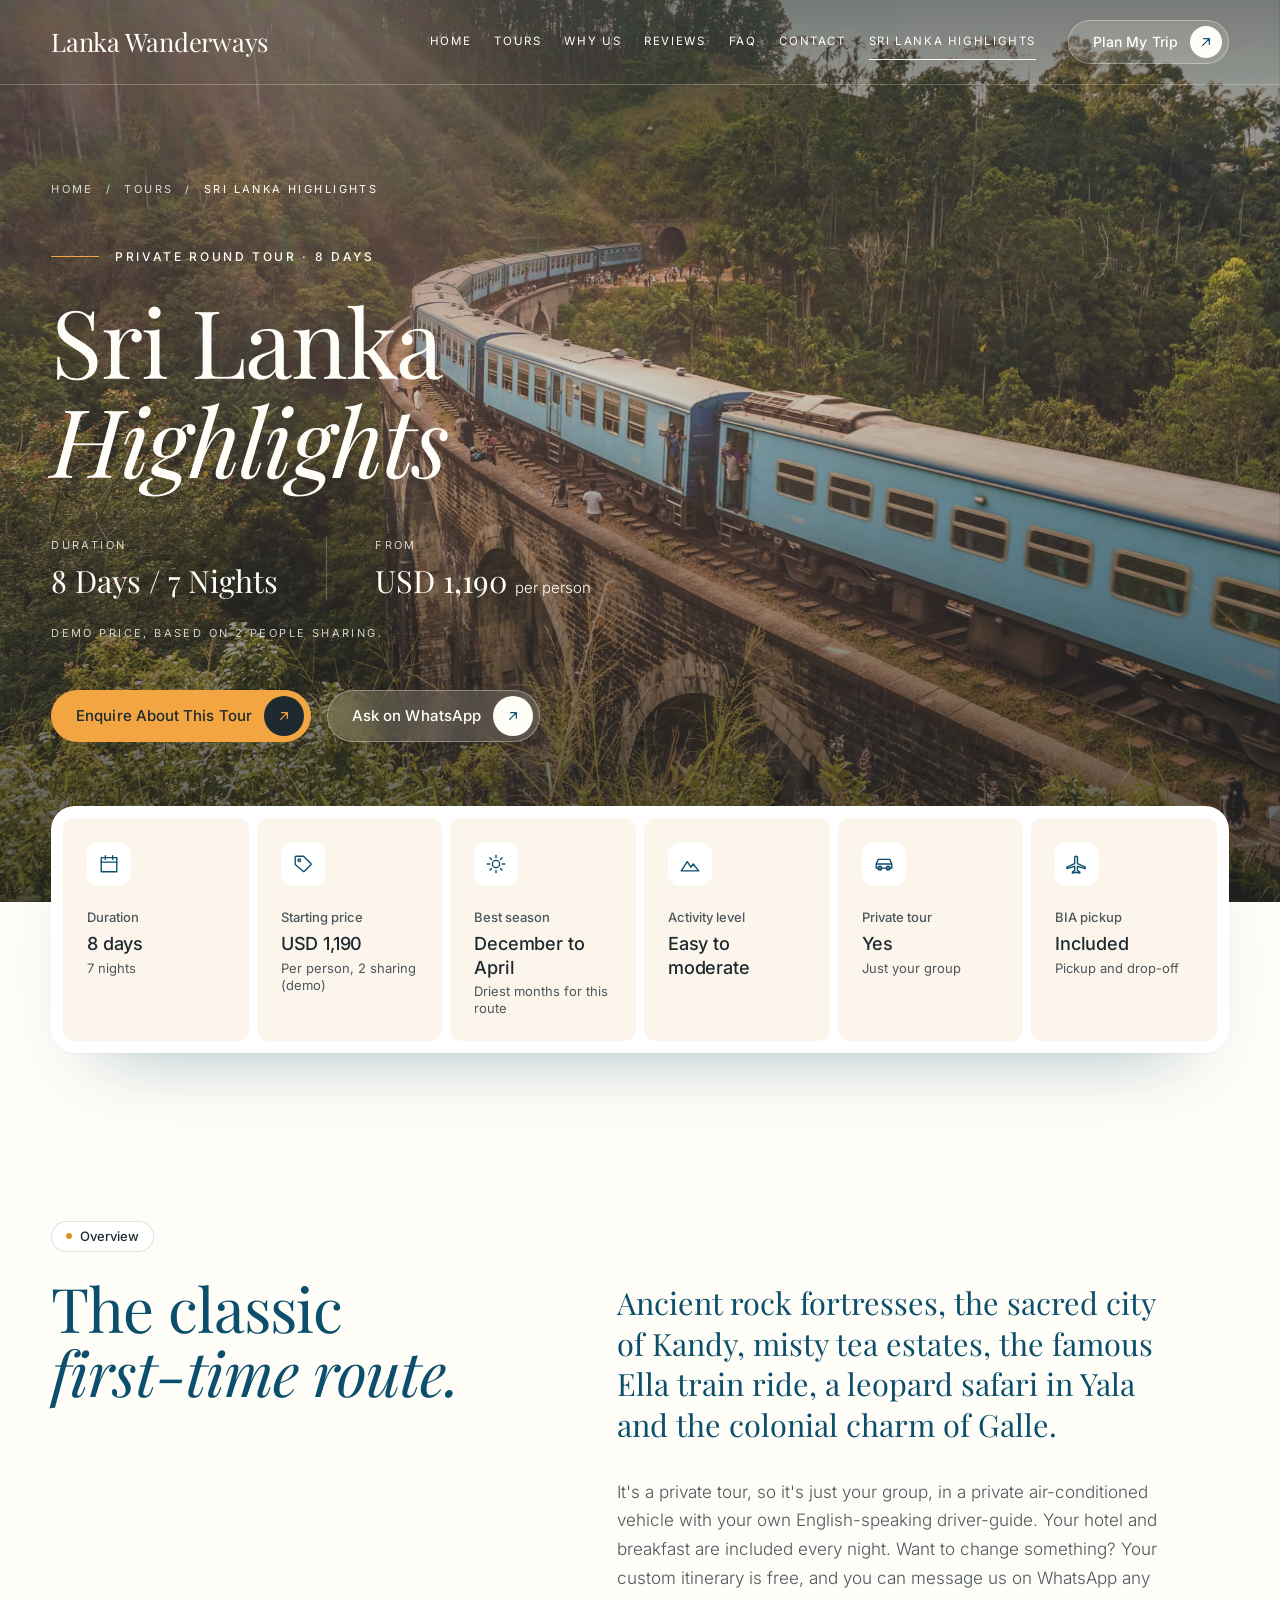
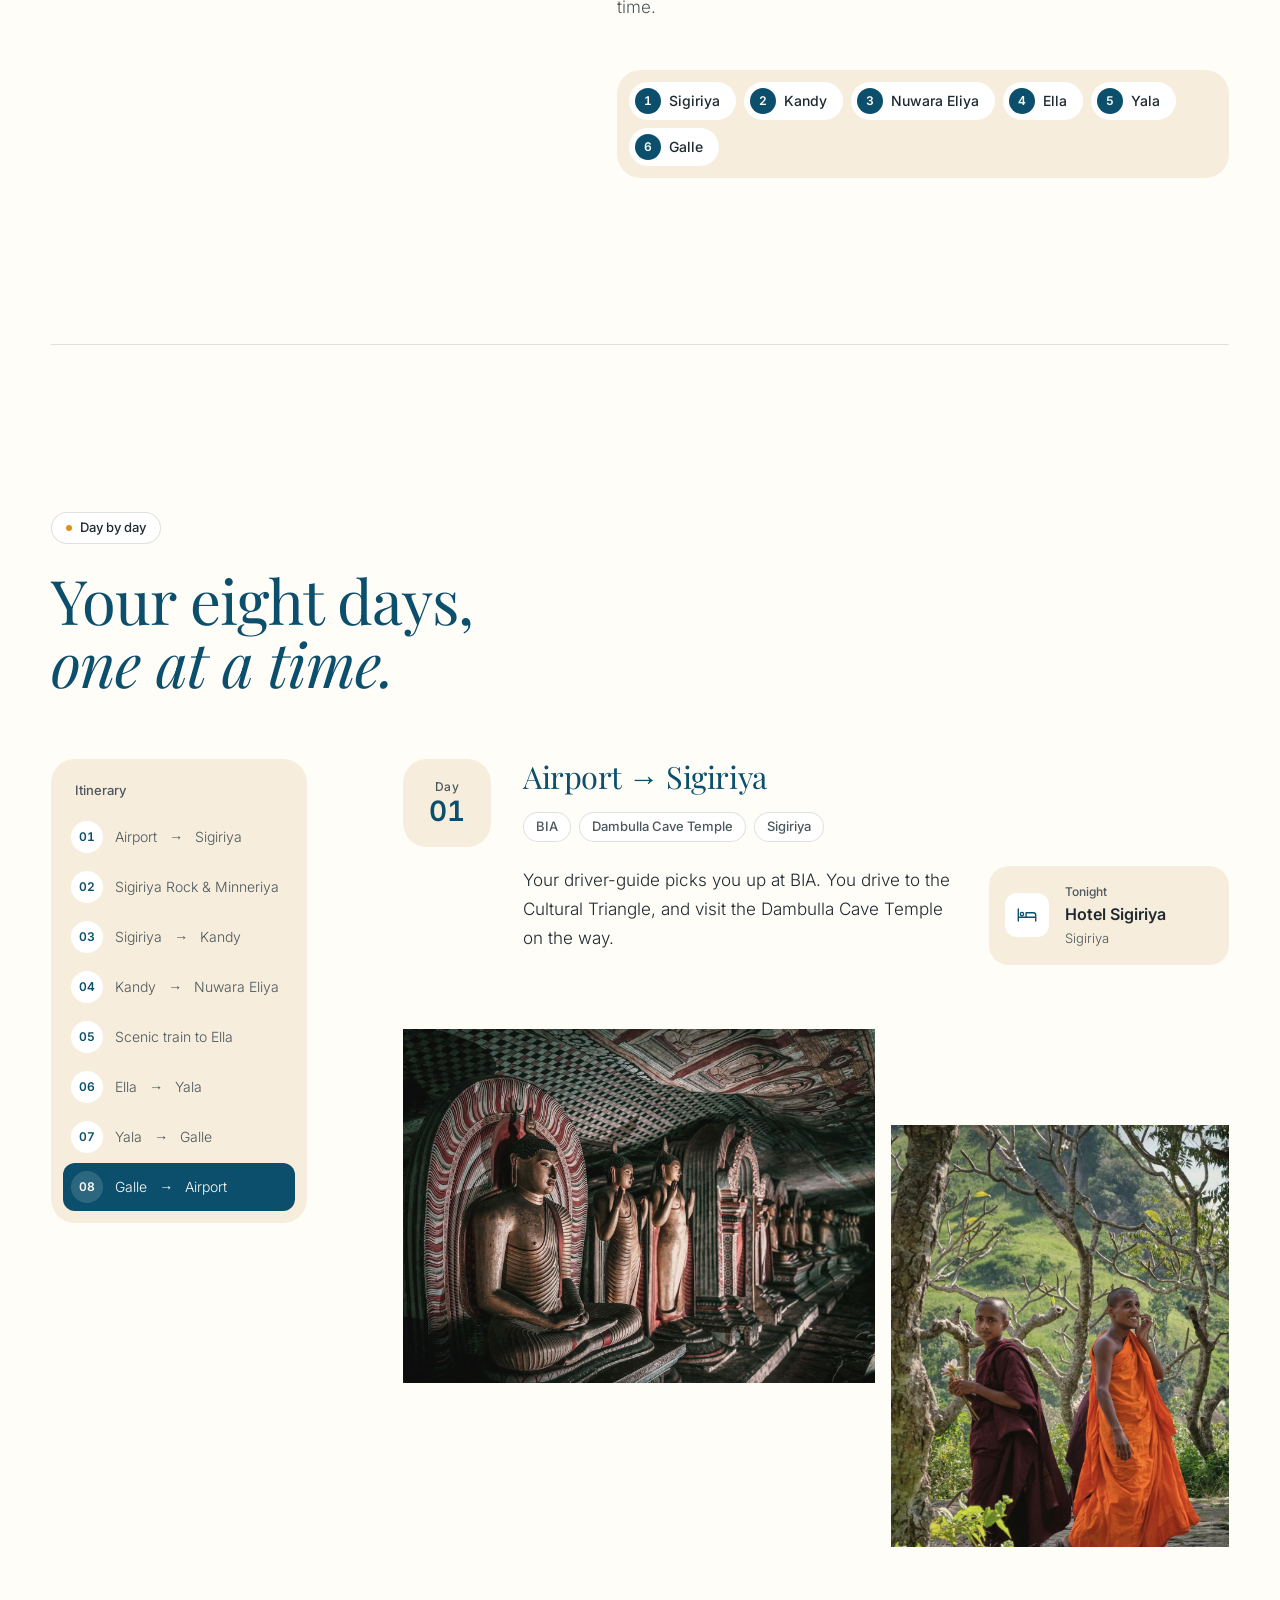
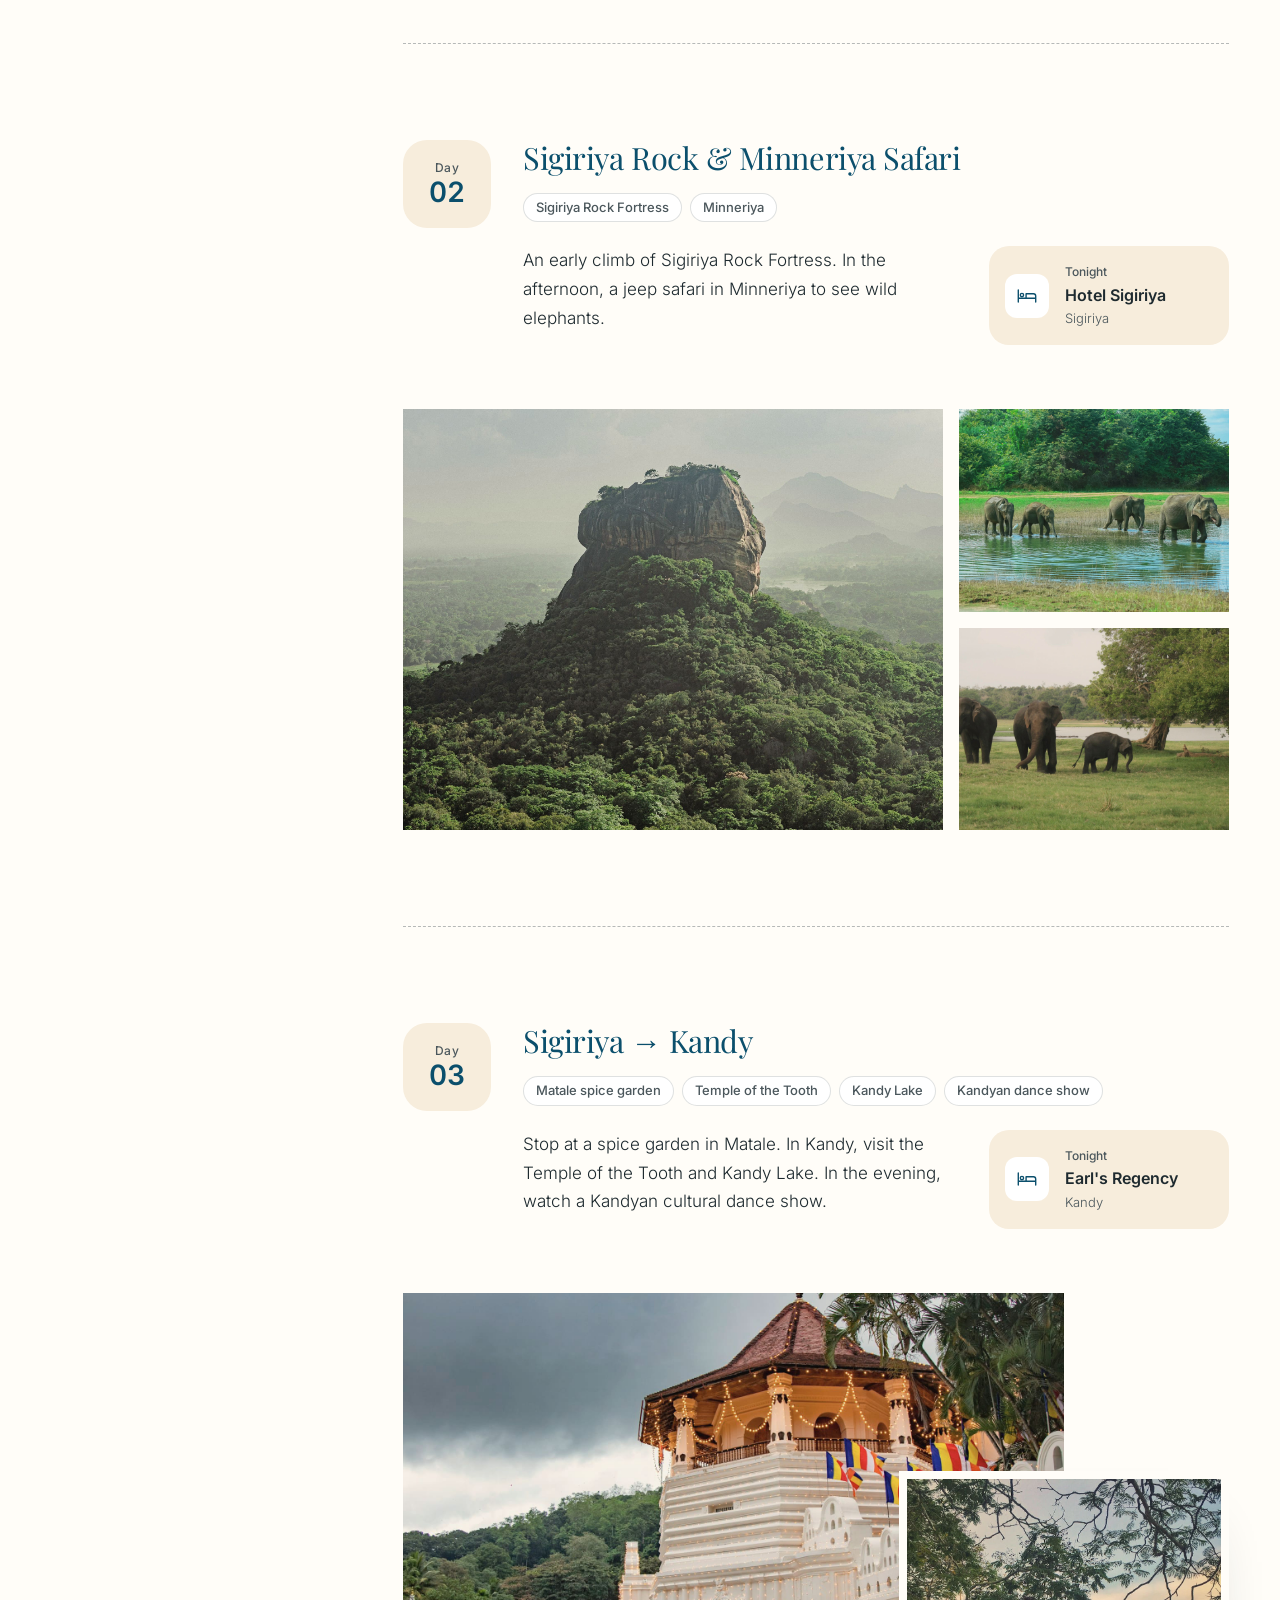
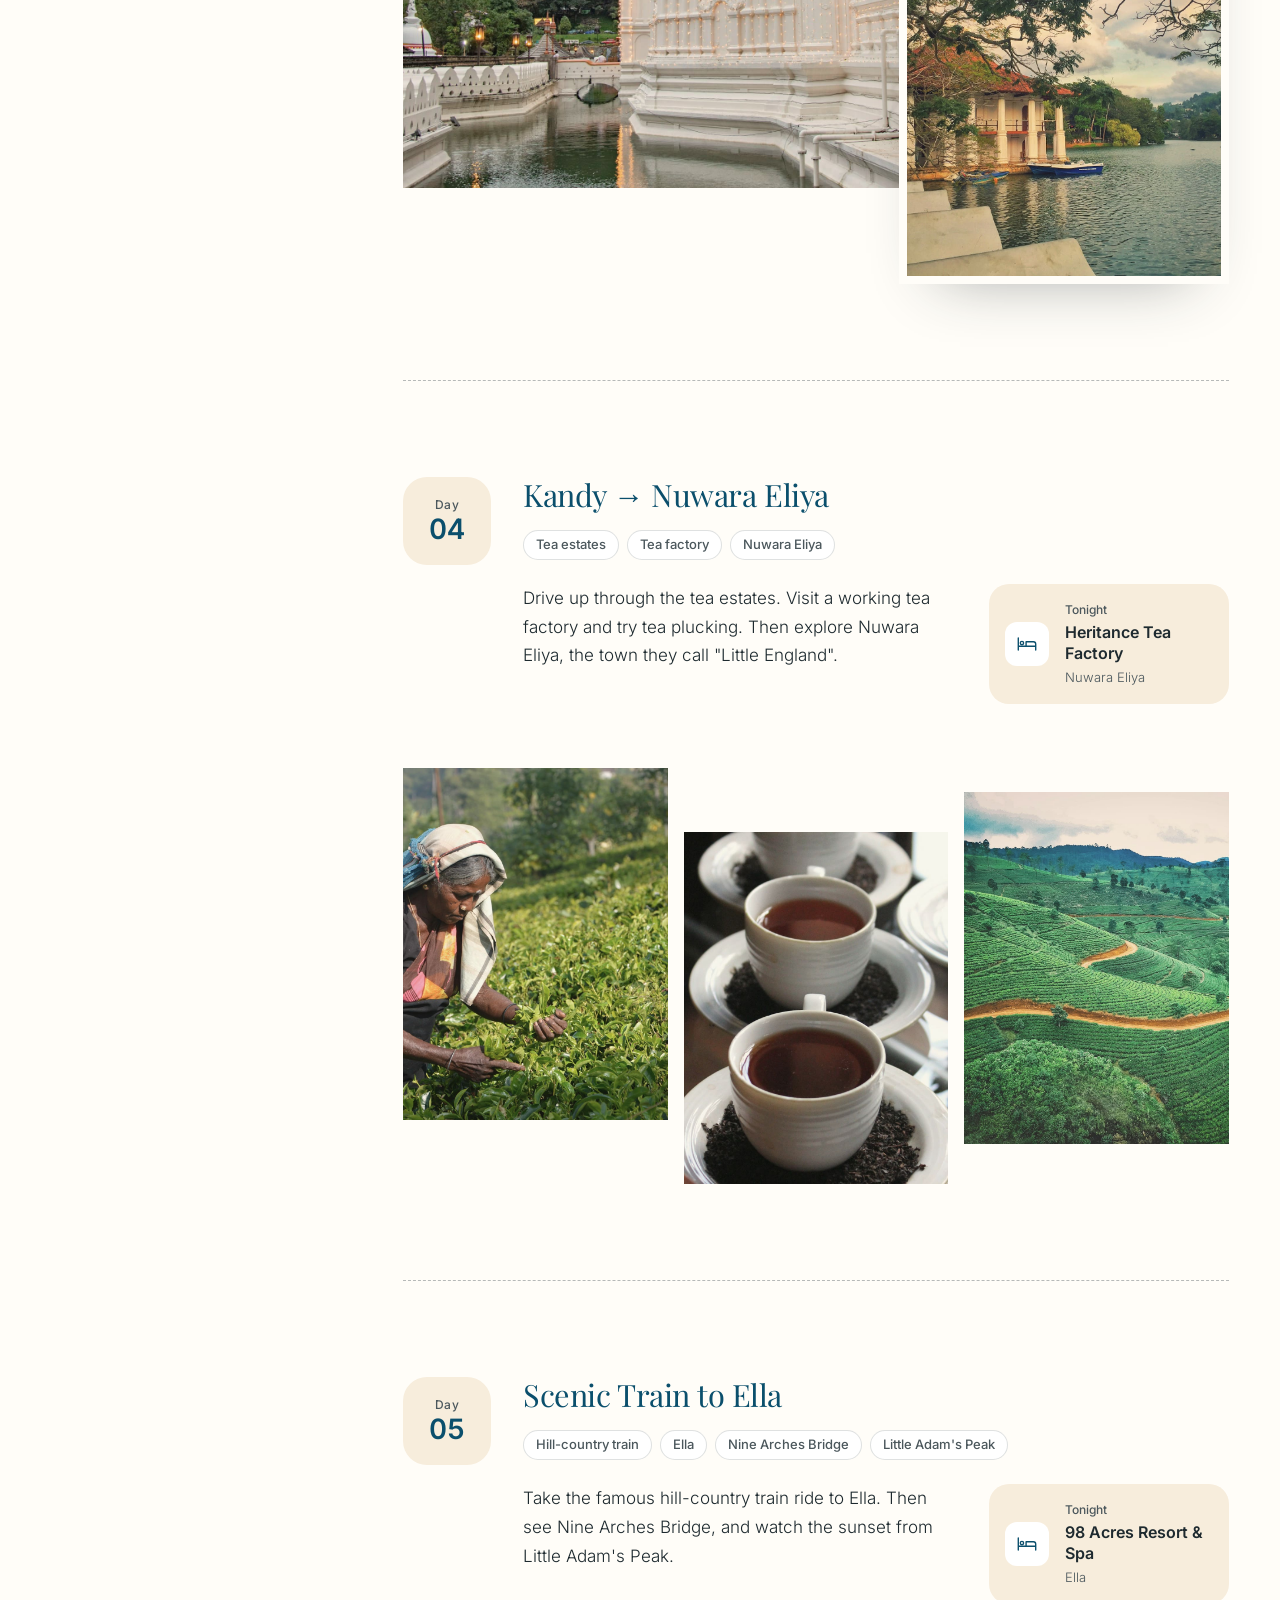
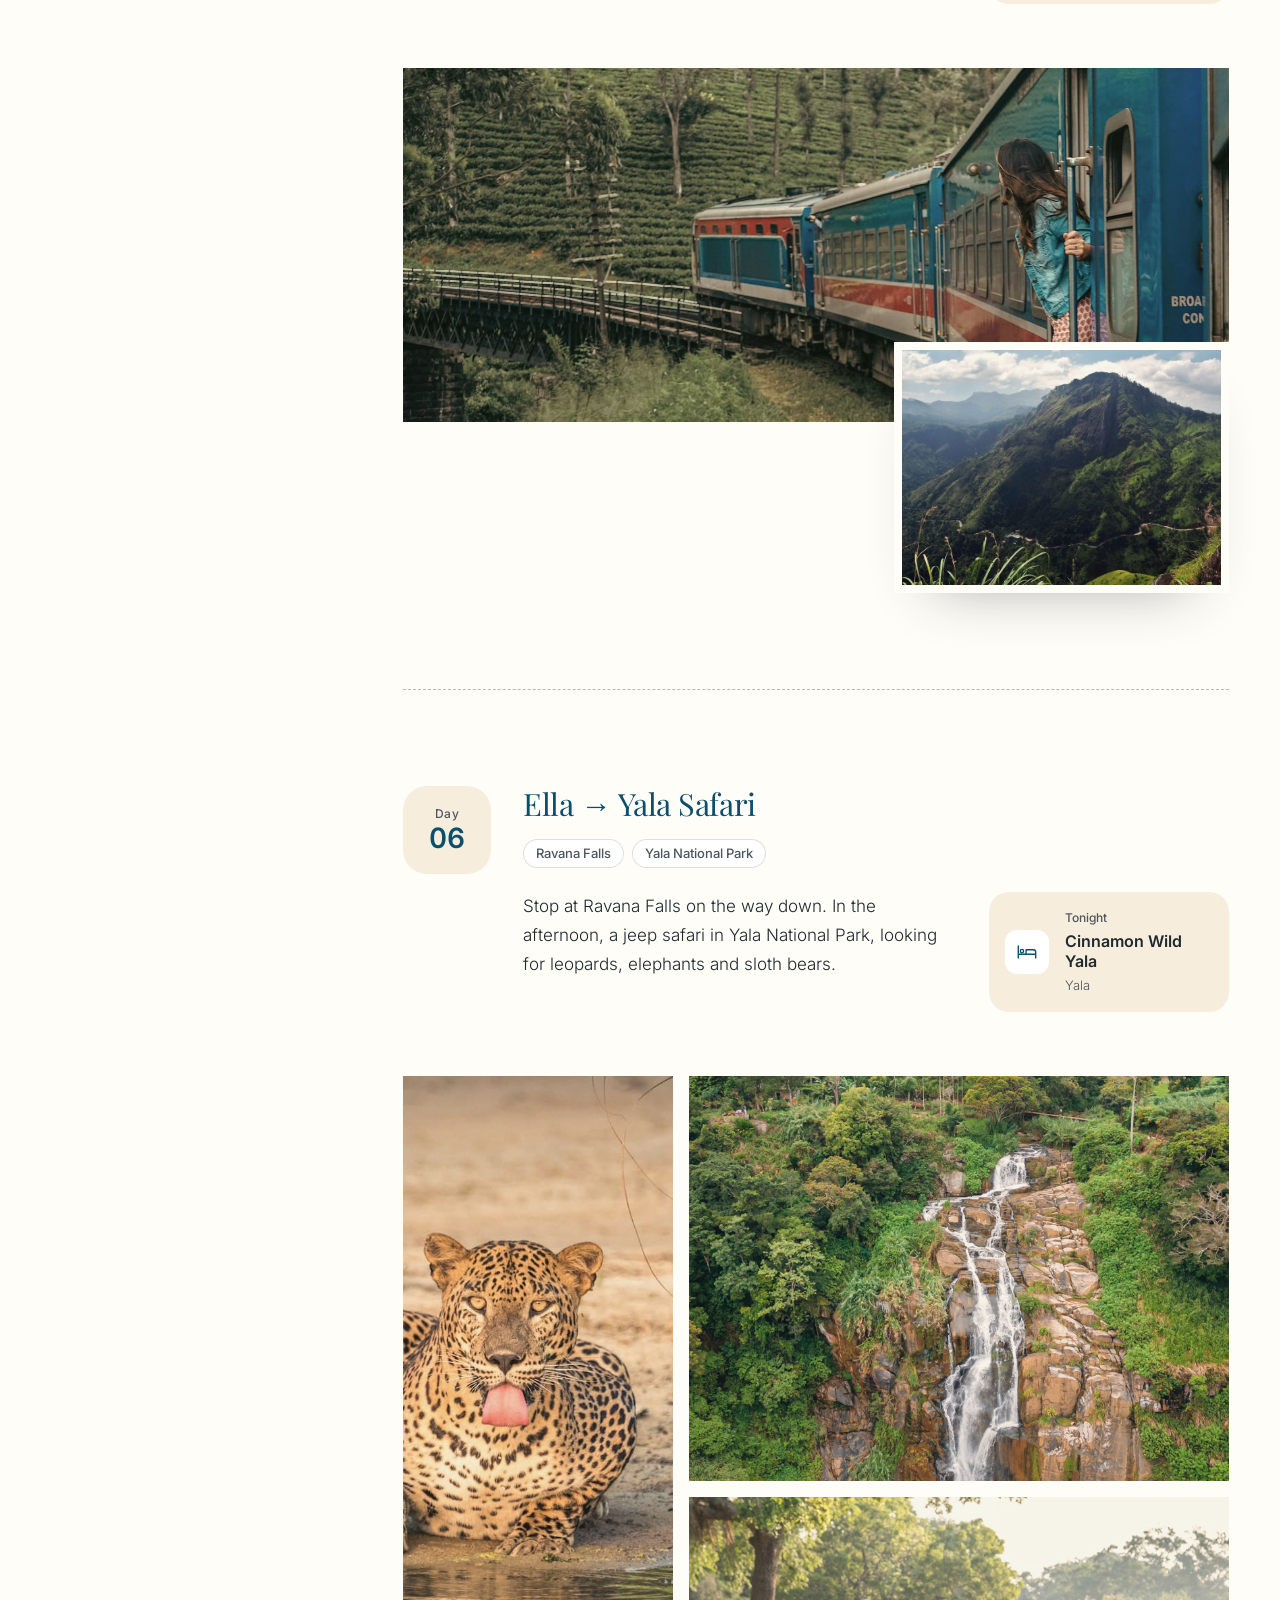
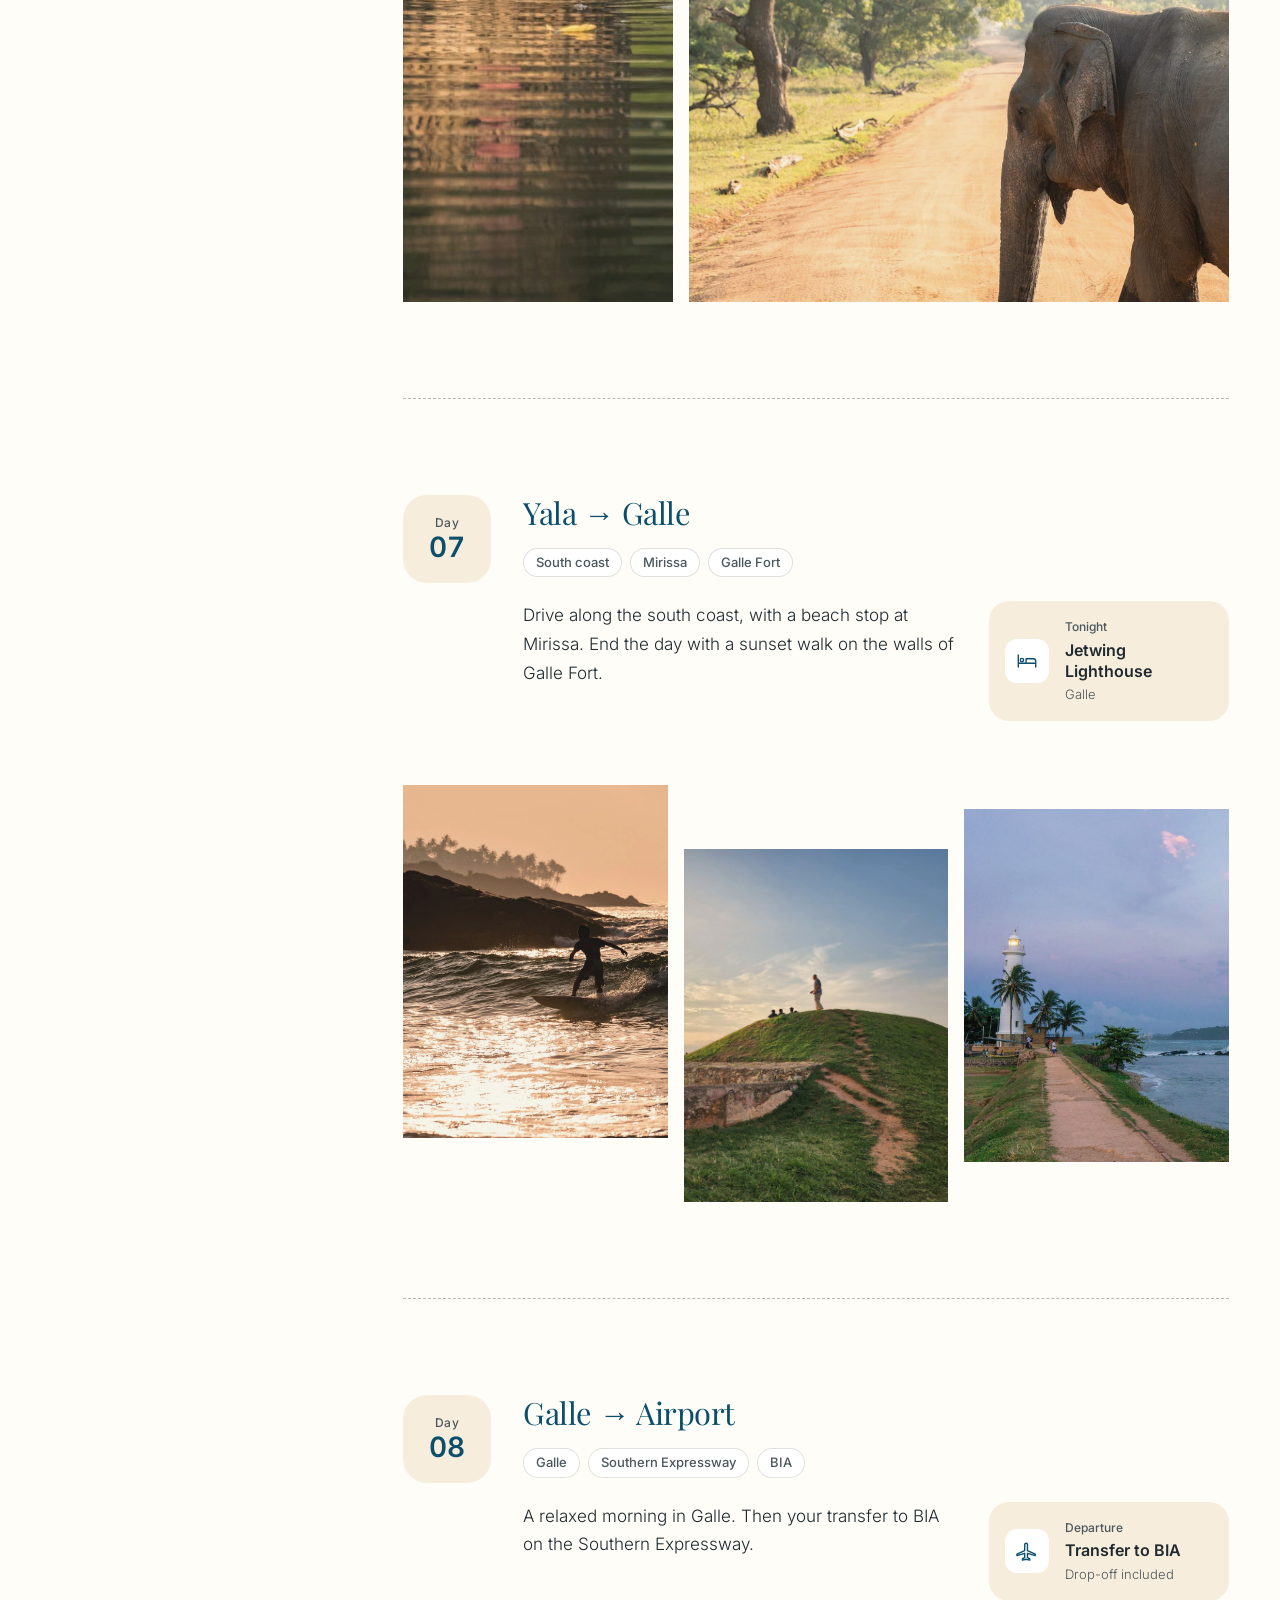
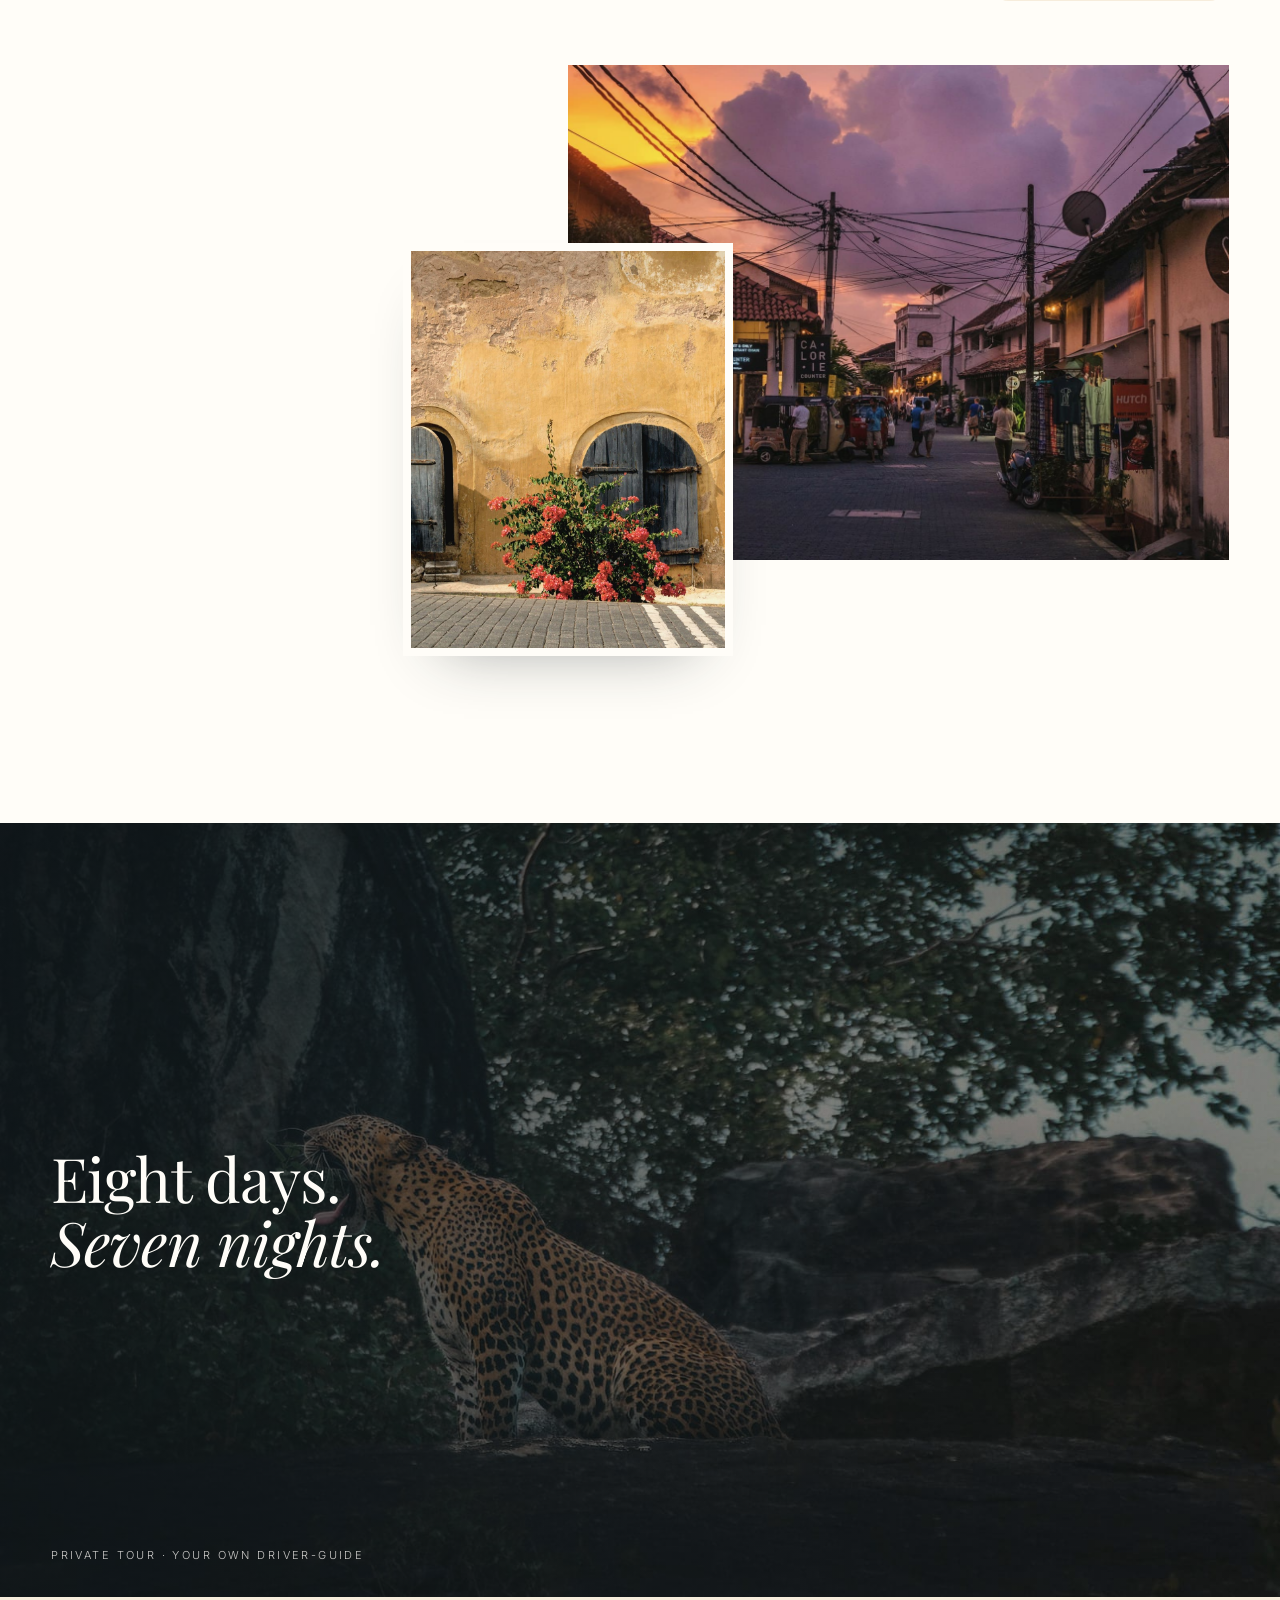
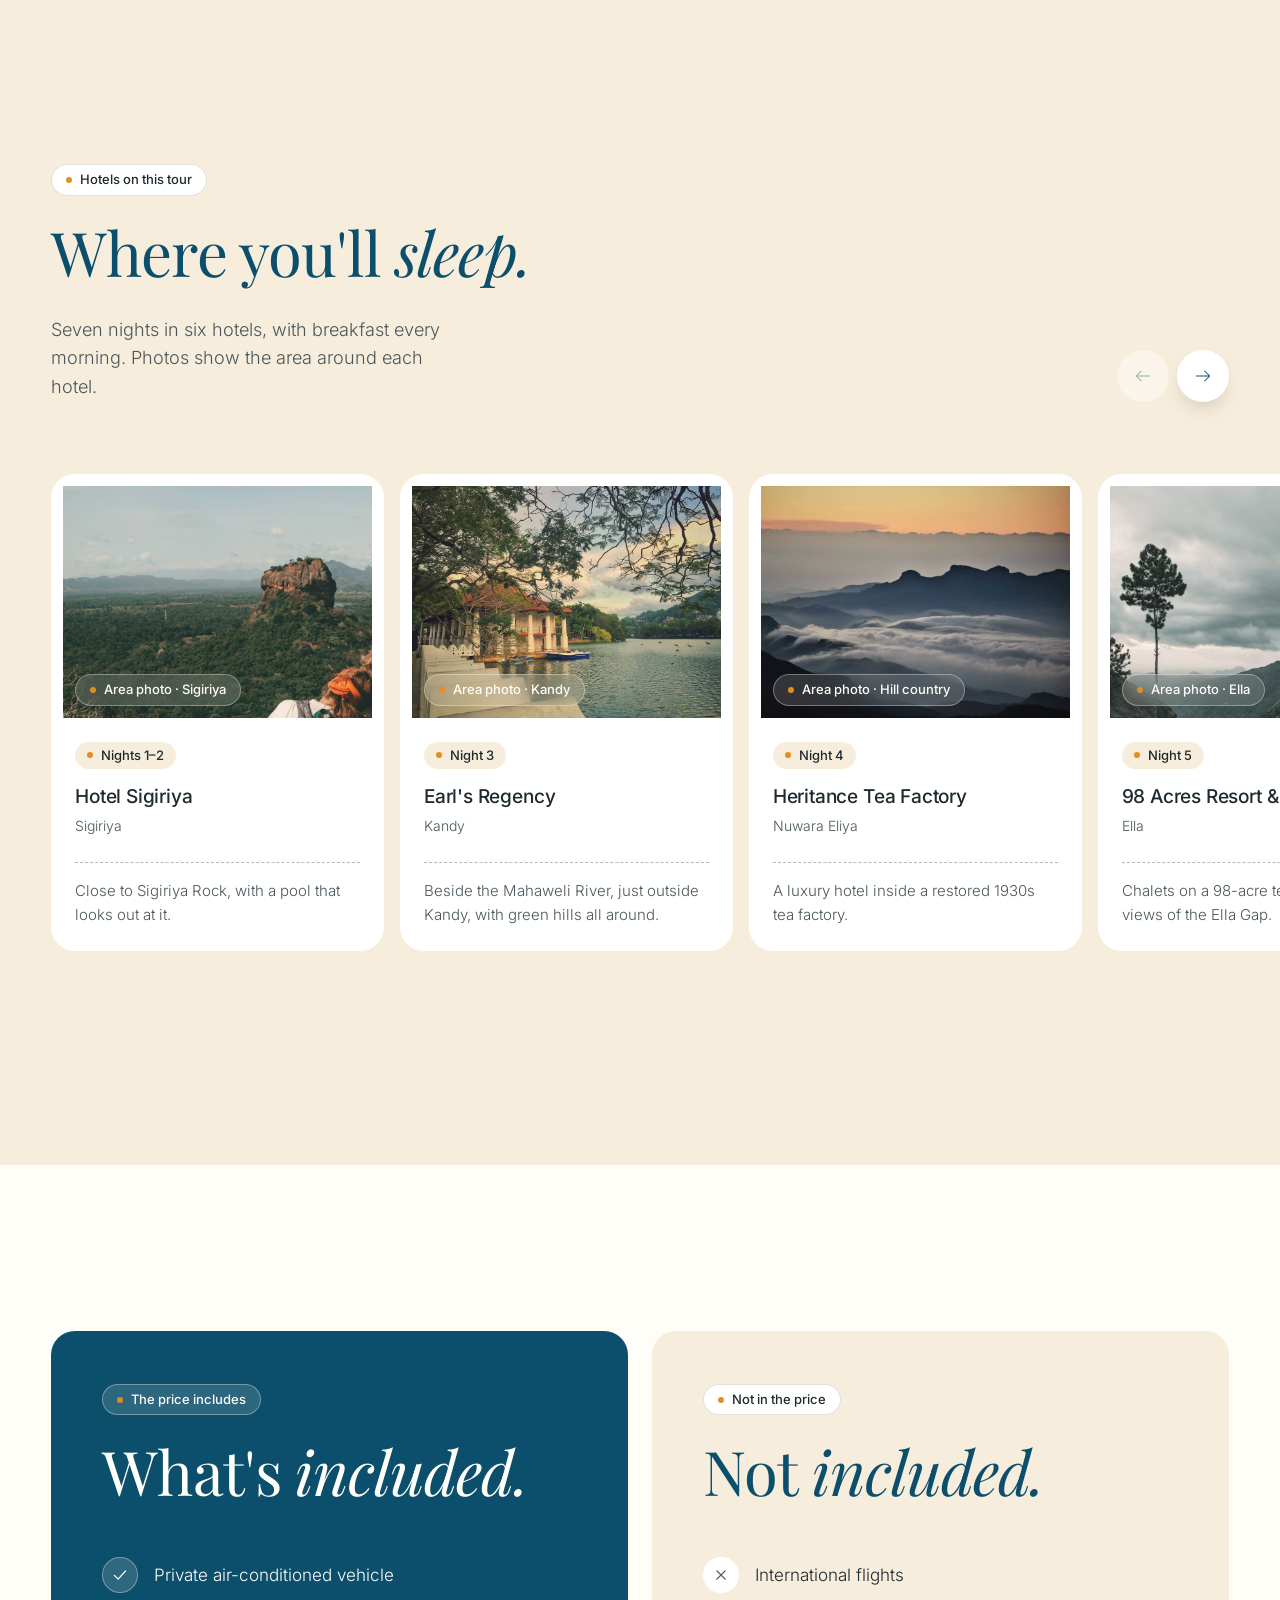
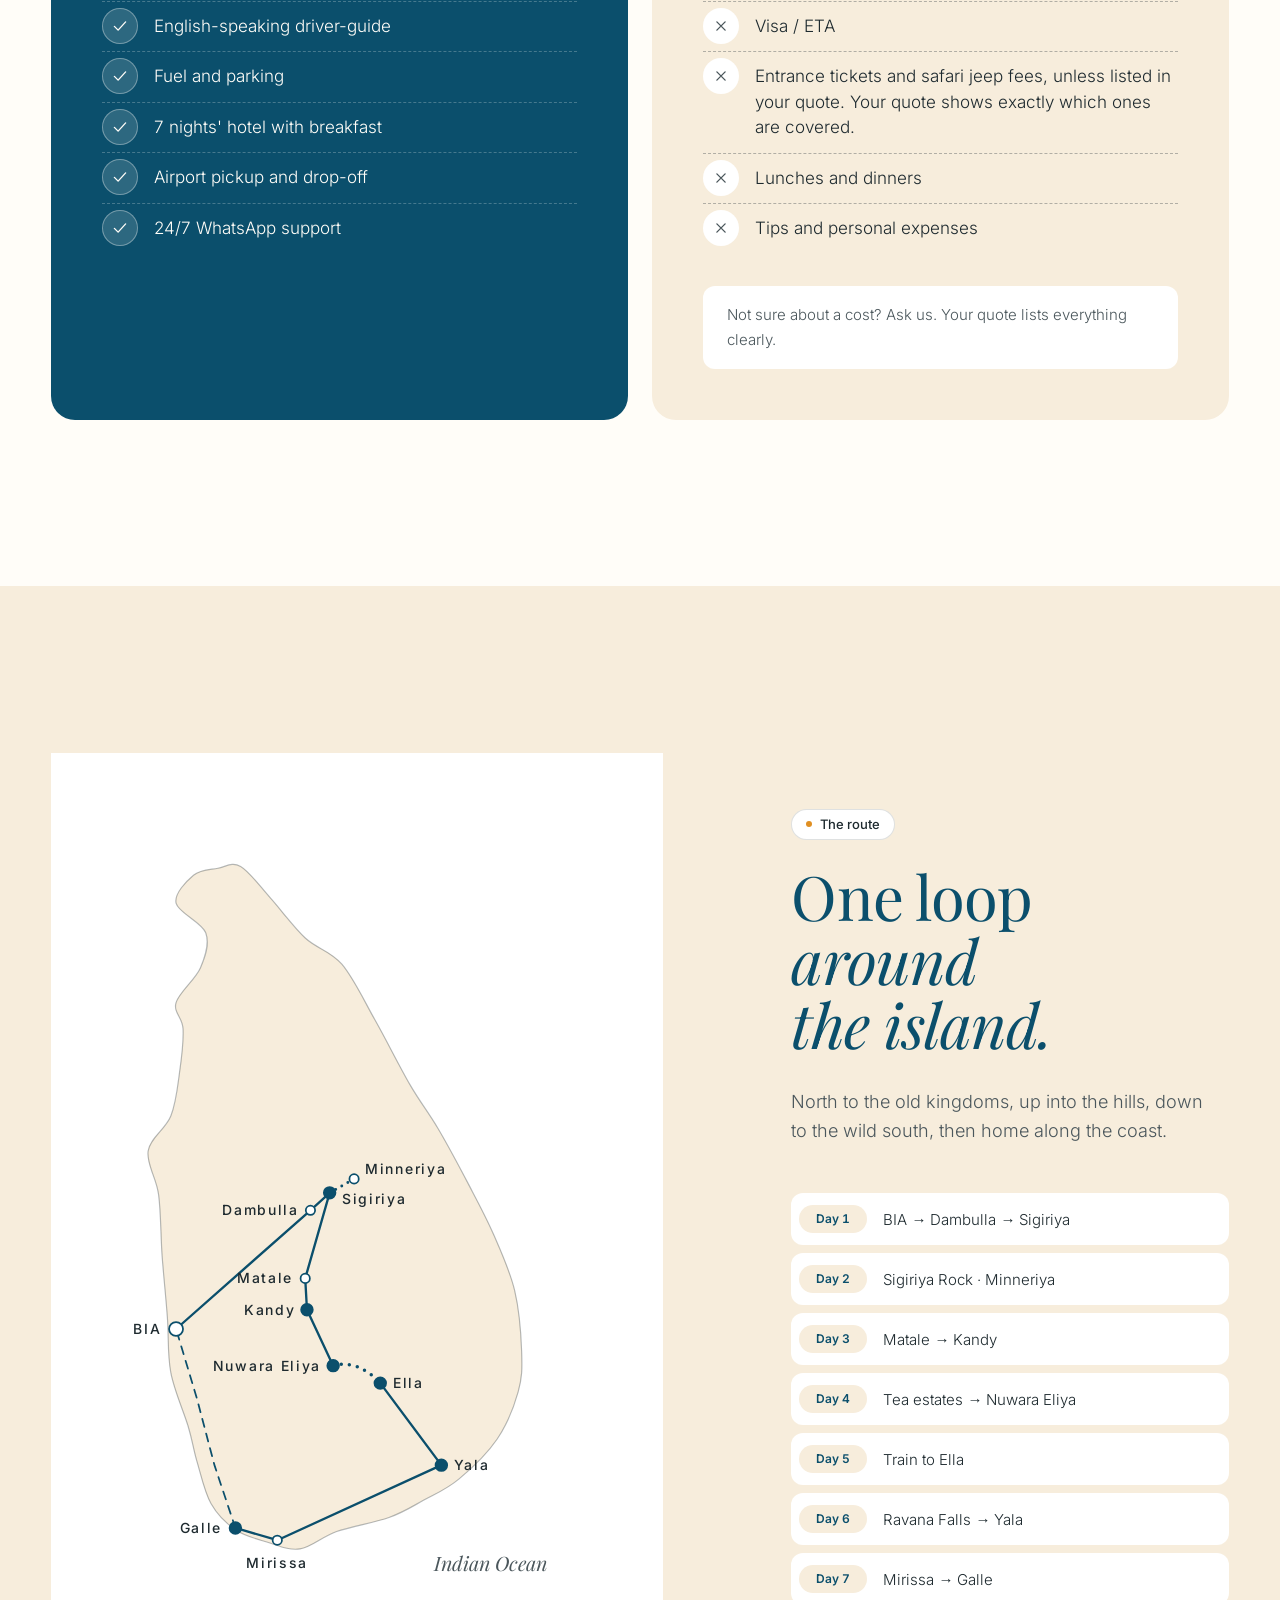
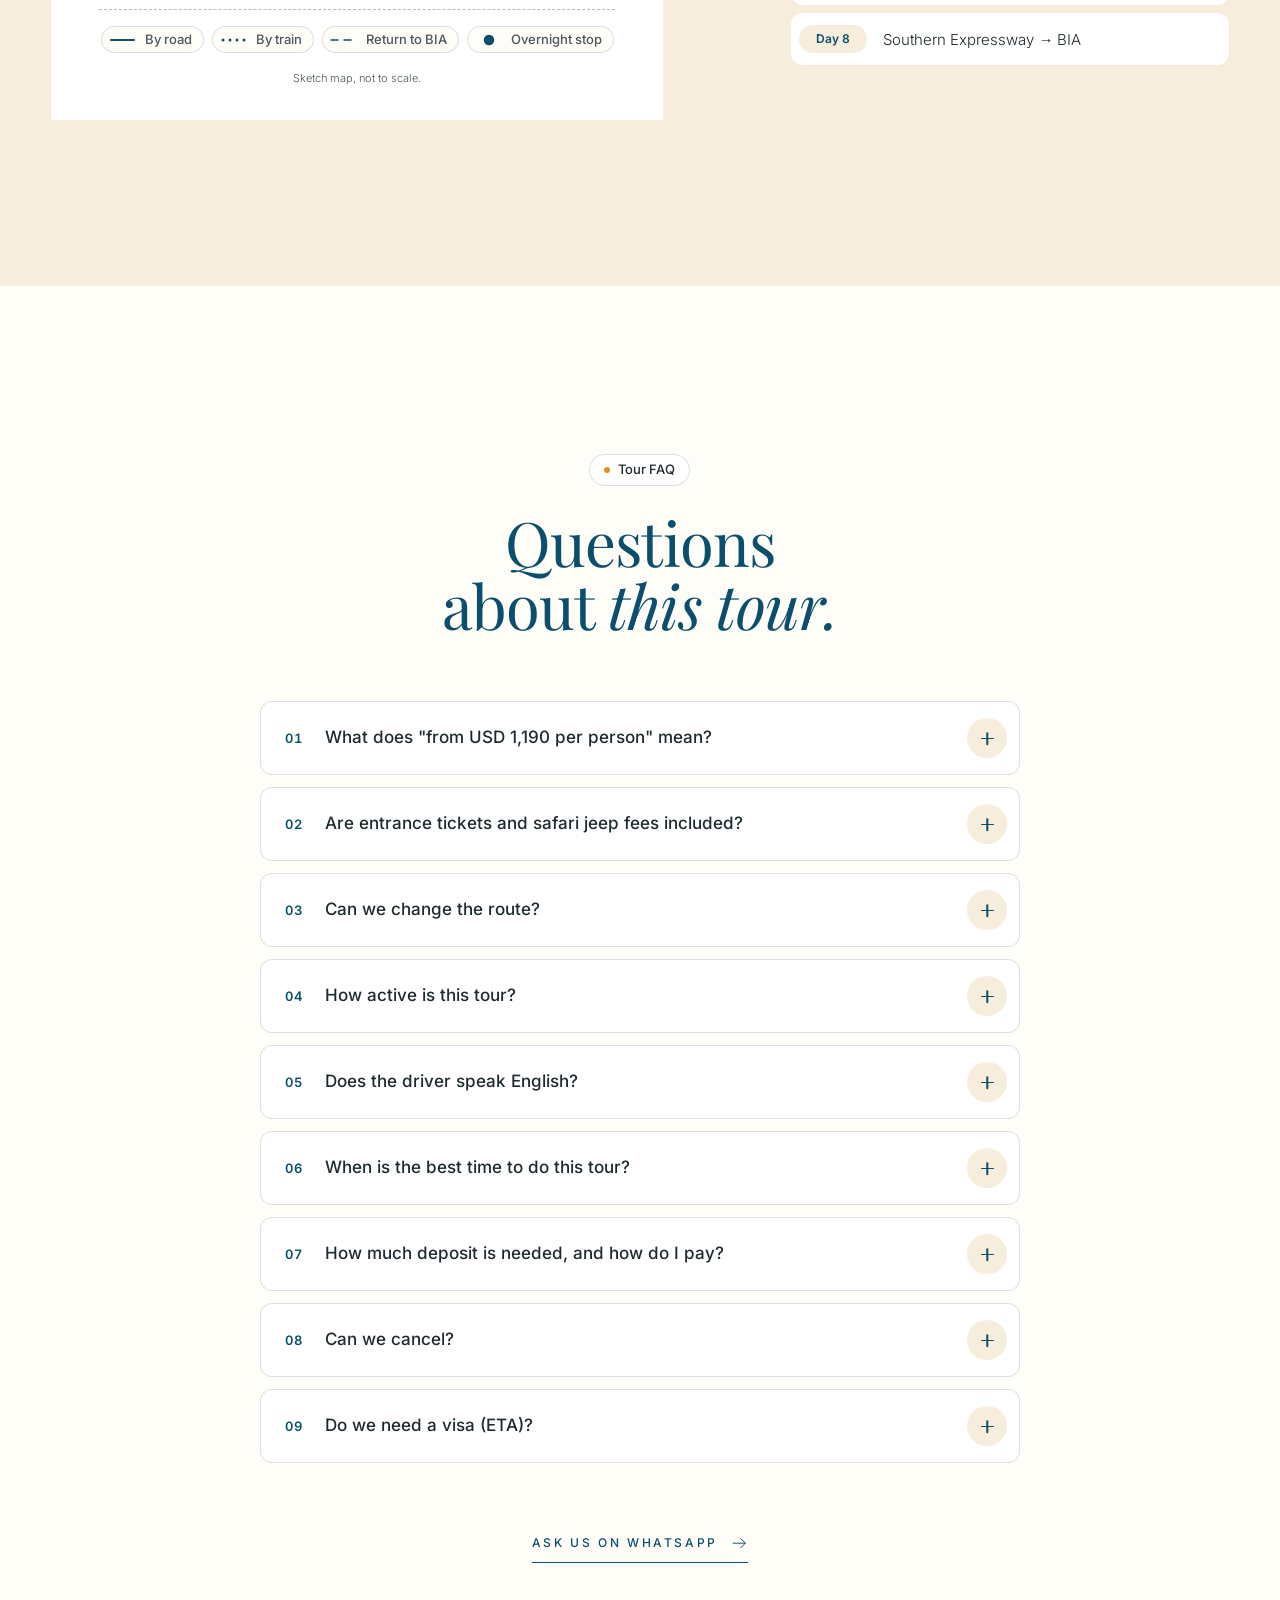
<file: sri-lanka-highlights.html>
<!doctype html>
<html lang="en">
<head>
  <meta charset="utf-8">
  <meta name="viewport" content="width=device-width, initial-scale=1">
  <title>Sri Lanka Highlights — 8-Day Private Tour | Lanka Wanderways</title>
  <meta name="description" content="An 8-day private tour of Sri Lanka: Sigiriya, Kandy, tea country, the Ella train, a Yala safari and Galle Fort. From USD 1,190 per person (demo price, based on 2 people sharing).">
  <meta name="theme-color" content="#0B4F6C">
  <script>document.documentElement.classList.add('js');</script>
  <link rel="preload" href="assets/fonts/playfair-display-latin-wght-normal.woff2" as="font" type="font/woff2" crossorigin>
  <link rel="preload" href="assets/fonts/inter-latin-wght-normal.woff2" as="font" type="font/woff2" crossorigin>
  <link rel="stylesheet" href="css/tokens.css">
  <link rel="stylesheet" href="css/styles.css">
  <link rel="stylesheet" href="css/tour.css">
</head>
<body id="top">
  <a class="skip-link" href="#main">Skip to content</a>

  <!-- ===== Header ===== -->
  <header class="site-header" data-header>
    <div class="site-header__inner">
      <a class="logo" href="index.html" aria-label="Lanka Wanderways, home">Lanka Wanderways</a>

      <nav class="site-nav" id="site-nav" aria-label="Main">
        <ul class="site-nav__list">
          <li><a href="index.html">Home</a></li>
          <li><a href="index.html#tours">Tours</a></li>
          <li><a href="index.html#why">Why Us</a></li>
          <li><a href="index.html#reviews">Reviews</a></li>
          <li><a href="index.html#faq">FAQ</a></li>
          <li><a href="index.html#contact">Contact</a></li>
          <li><a href="sri-lanka-highlights.html" aria-current="page">Sri Lanka Highlights</a></li>
        </ul>
        <a class="button button--spice site-nav__cta" href="#plan">Plan My Trip<span class="button__arrow" aria-hidden="true"><svg viewBox="0 0 24 24"><path d="M7 17L17 7M8.5 7H17v8.5"/></svg></span></a>
      </nav>

      <a class="button button--outline button--sm site-header__cta" href="#plan">Plan My Trip<span class="button__arrow" aria-hidden="true"><svg viewBox="0 0 24 24"><path d="M7 17L17 7M8.5 7H17v8.5"/></svg></span></a>

      <button class="menu-toggle" type="button" aria-expanded="false" aria-controls="site-nav" data-menu-toggle>
        <span class="menu-toggle__label">Menu</span>
        <span class="menu-toggle__bars" aria-hidden="true"><span></span><span></span></span>
      </button>
    </div>
  </header>

  <main id="main">

    <!-- ===== 1. Hero ===== -->
    <section class="tour-hero" aria-labelledby="tour-title">
      <figure class="tour-hero__media">
        <img src="assets/images/hero-highlights-train.jpg" alt="A blue train crossing a stone arch bridge in the hills, lit by low sun" width="2400" height="1500" fetchpriority="high">
      </figure>
      <div class="tour-hero__scrim" aria-hidden="true"></div>

      <div class="tour-hero__content">
        <nav class="breadcrumb" aria-label="Breadcrumb">
          <ol>
            <li><a href="index.html">Home</a></li>
            <li><a href="index.html#tours">Tours</a></li>
            <li><span aria-current="page">Sri Lanka Highlights</span></li>
          </ol>
        </nav>

        <p class="eyebrow eyebrow--light">Private round tour · 8 days</p>
        <h1 class="tour-hero__title" id="tour-title">Sri Lanka <em>Highlights</em></h1>

        <dl class="tour-hero__meta">
          <div>
            <dt>Duration</dt>
            <dd>8 Days / 7 Nights</dd>
          </div>
          <div>
            <dt>From</dt>
            <dd>USD 1,190 <small>per person</small></dd>
          </div>
        </dl>
        <p class="demo-note demo-note--light">Demo price, based on 2 people sharing.</p>

        <div class="tour-hero__actions">
          <a class="button button--spice" href="#plan">Enquire About This Tour<span class="button__arrow" aria-hidden="true"><svg viewBox="0 0 24 24"><path d="M7 17L17 7M8.5 7H17v8.5"/></svg></span></a>
          <a class="button button--outline-light" href="https://wa.me/94729879869" target="_blank" rel="noopener">Ask on WhatsApp<span class="button__arrow" aria-hidden="true"><svg viewBox="0 0 24 24"><path d="M7 17L17 7M8.5 7H17v8.5"/></svg></span></a>
        </div>
      </div>
    </section>

    <!-- ===== 2. Quick facts ===== -->
    <section class="facts" aria-labelledby="facts-title">
      <div class="container">
        <div class="facts__panel">
          <h2 class="visually-hidden" id="facts-title">Tour at a glance</h2>
          <dl class="facts__list">
            <div class="fact">
              <span class="fact__tile"><svg class="fact__icon" aria-hidden="true" viewBox="0 0 24 24"><rect x="3.5" y="5" width="17" height="15.5"/><path d="M3.5 10h17M8 3v4M16 3v4"/></svg></span>
              <dt>Duration</dt>
              <dd>8 days <small>7 nights</small></dd>
            </div>
            <div class="fact">
              <span class="fact__tile"><svg class="fact__icon" aria-hidden="true" viewBox="0 0 24 24"><path d="M3.5 12.6V4.5a1 1 0 0 1 1-1h8.1l8 8a1 1 0 0 1 0 1.4l-7.1 7.1a1 1 0 0 1-1.4 0z"/><circle cx="8" cy="8" r="1.4"/></svg></span>
              <dt>Starting price</dt>
              <dd>USD 1,190 <small>Per person, 2 sharing (demo)</small></dd>
            </div>
            <div class="fact">
              <span class="fact__tile"><svg class="fact__icon" aria-hidden="true" viewBox="0 0 24 24"><circle cx="12" cy="12" r="4"/><path d="M12 2.5V5M12 19v2.5M2.5 12H5M19 12h2.5M5.3 5.3l1.8 1.8M16.9 16.9l1.8 1.8M5.3 18.7l1.8-1.8M16.9 7.1l1.8-1.8"/></svg></span>
              <dt>Best season</dt>
              <dd>December to April <small>Driest months for this route</small></dd>
            </div>
            <div class="fact">
              <span class="fact__tile"><svg class="fact__icon" aria-hidden="true" viewBox="0 0 24 24"><path d="M2.5 19.5l6.5-10 4 6 2.5-3.5 6 7.5z"/></svg></span>
              <dt>Activity level</dt>
              <dd>Easy to moderate</dd>
            </div>
            <div class="fact">
              <span class="fact__tile"><svg class="fact__icon" aria-hidden="true" viewBox="0 0 24 24"><path d="M3.5 16.5V12l2.2-5h12.6l2.2 5v4.5zM3.5 12h17"/><circle cx="7.5" cy="16.5" r="2"/><circle cx="16.5" cy="16.5" r="2"/></svg></span>
              <dt>Private tour</dt>
              <dd>Yes <small>Just your group</small></dd>
            </div>
            <div class="fact">
              <span class="fact__tile"><svg class="fact__icon" aria-hidden="true" viewBox="0 0 24 24"><path d="M21 15.5l-8.5-4V5a1.5 1.5 0 0 0-3 0v6.5L1 15.5V17l8.5-2.5V19L7 20.5V22l4-1 4 1v-1.5L12.5 19v-4.5L21 17z"/></svg></span>
              <dt>BIA pickup</dt>
              <dd>Included <small>Pickup and drop-off</small></dd>
            </div>
          </dl>
        </div>
      </div>
    </section>

    <!-- ===== 3. Overview ===== -->
    <section class="section overview" aria-labelledby="overview-title">
      <div class="container overview__grid">
        <div class="overview__head">
          <p class="chip reveal">Overview</p>
          <h2 class="section-title reveal" id="overview-title">The classic <em>first-time route.</em></h2>
        </div>
        <div class="overview__body">
          <p class="overview__statement reveal">Ancient rock fortresses, the sacred city of Kandy, misty tea estates, the famous Ella train ride, a leopard safari in Yala and the colonial charm of Galle.</p>
          <p class="overview__text reveal">It's a private tour, so it's just your group, in a private air-conditioned vehicle with your own English-speaking driver-guide. Your hotel and breakfast are included every night. Want to change something? Your custom itinerary is free, and you can message us on WhatsApp any time.</p>
          <ul class="route-line reveal" aria-label="Main stops">
            <li>Sigiriya</li>
            <li>Kandy</li>
            <li>Nuwara Eliya</li>
            <li>Ella</li>
            <li>Yala</li>
            <li>Galle</li>
          </ul>
        </div>
      </div>
    </section>

    <!-- ===== 4. Day-by-day itinerary ===== -->
    <section class="days" id="itinerary" aria-labelledby="days-title">
      <div class="container">
        <div class="section-head">
          <p class="chip reveal">Day by day</p>
          <h2 class="section-title reveal" id="days-title">Your eight days, <em>one at a time.</em></h2>
        </div>

        <div class="days__layout">
          <nav class="days-nav" aria-label="Jump to a day" data-days-nav>
            <p class="days-nav__heading" aria-hidden="true">Itinerary</p>
            <ol class="days-nav__list">
              <li><a class="days-nav__link" href="#day-1"><span class="days-nav__num">01</span>Airport <span aria-hidden="true">→</span><span class="visually-hidden">to</span> Sigiriya</a></li>
              <li><a class="days-nav__link" href="#day-2"><span class="days-nav__num">02</span>Sigiriya Rock &amp; Minneriya</a></li>
              <li><a class="days-nav__link" href="#day-3"><span class="days-nav__num">03</span>Sigiriya <span aria-hidden="true">→</span><span class="visually-hidden">to</span> Kandy</a></li>
              <li><a class="days-nav__link" href="#day-4"><span class="days-nav__num">04</span>Kandy <span aria-hidden="true">→</span><span class="visually-hidden">to</span> Nuwara Eliya</a></li>
              <li><a class="days-nav__link" href="#day-5"><span class="days-nav__num">05</span>Scenic train to Ella</a></li>
              <li><a class="days-nav__link" href="#day-6"><span class="days-nav__num">06</span>Ella <span aria-hidden="true">→</span><span class="visually-hidden">to</span> Yala</a></li>
              <li><a class="days-nav__link" href="#day-7"><span class="days-nav__num">07</span>Yala <span aria-hidden="true">→</span><span class="visually-hidden">to</span> Galle</a></li>
              <li><a class="days-nav__link" href="#day-8"><span class="days-nav__num">08</span>Galle <span aria-hidden="true">→</span><span class="visually-hidden">to</span> Airport</a></li>
            </ol>
          </nav>

          <div class="days__list">

            <!-- Day 1 -->
            <article class="day" id="day-1" aria-labelledby="day-1-title">
              <p class="day__num" aria-hidden="true"><span class="day__num-label">Day</span>01</p>
              <h3 class="day__title" id="day-1-title"><span class="visually-hidden">Day 1: </span>Airport <span aria-hidden="true">→</span><span class="visually-hidden">to</span> Sigiriya</h3>
              <ul class="day__places" aria-label="Places">
                <li>BIA</li><li>Dambulla Cave Temple</li><li>Sigiriya</li>
              </ul>
              <div class="day__body">
                <p class="day__text">Your driver-guide picks you up at BIA. You drive to the Cultural Triangle, and visit the Dambulla Cave Temple on the way.</p>
                <div class="day__stay">
                  <span class="day__stay-tile"><svg aria-hidden="true" viewBox="0 0 24 24"><path d="M2.5 5.5v13M2.5 14.5h19v4M21.5 14.5V12a2.5 2.5 0 0 0-2.5-2.5h-8v5"/><circle cx="6.5" cy="11" r="1.8"/></svg></span>
                  <p><span class="day__stay-label">Tonight</span><a class="day__stay-name" href="#hotel-sigiriya">Hotel Sigiriya</a><span class="day__stay-place">Sigiriya</span></p>
                </div>
              </div>
              <div class="day__photos day__photos--offset">
                <figure class="day__photo reveal"><img src="assets/images/place-dambulla-cave.jpg" alt="Seated and standing Buddha statues inside a painted cave temple" width="1600" height="1200" loading="lazy"></figure>
                <figure class="day__photo reveal"><img src="assets/images/place-dambulla-monks.jpg" alt="Two young monks in maroon and orange robes walking under trees" width="1600" height="1200" loading="lazy"></figure>
              </div>
            </article>

            <!-- Day 2 -->
            <article class="day" id="day-2" aria-labelledby="day-2-title">
              <p class="day__num" aria-hidden="true"><span class="day__num-label">Day</span>02</p>
              <h3 class="day__title" id="day-2-title"><span class="visually-hidden">Day 2: </span>Sigiriya Rock &amp; Minneriya Safari</h3>
              <ul class="day__places" aria-label="Places">
                <li>Sigiriya Rock Fortress</li><li>Minneriya</li>
              </ul>
              <div class="day__body">
                <p class="day__text">An early climb of Sigiriya Rock Fortress. In the afternoon, a jeep safari in Minneriya to see wild elephants.</p>
                <div class="day__stay">
                  <span class="day__stay-tile"><svg aria-hidden="true" viewBox="0 0 24 24"><path d="M2.5 5.5v13M2.5 14.5h19v4M21.5 14.5V12a2.5 2.5 0 0 0-2.5-2.5h-8v5"/><circle cx="6.5" cy="11" r="1.8"/></svg></span>
                  <p><span class="day__stay-label">Tonight</span><a class="day__stay-name" href="#hotel-sigiriya">Hotel Sigiriya</a><span class="day__stay-place">Sigiriya</span></p>
                </div>
              </div>
              <div class="day__photos day__photos--feature">
                <figure class="day__photo reveal"><img src="assets/images/hero-sigiriya-dawn.jpg" alt="Sigiriya Rock rising out of misty forest at dawn" width="2400" height="1500" loading="lazy"></figure>
                <figure class="day__photo reveal"><img src="assets/images/day-minneriya-herd.jpg" alt="A small herd of elephants wading across a shallow lake" width="1600" height="1200" loading="lazy"></figure>
                <figure class="day__photo reveal"><img src="assets/images/day-elephants-grassland.jpg" alt="Two elephants and a calf grazing on open grassland by a lake" width="1600" height="1200" loading="lazy"></figure>
              </div>
            </article>

            <!-- Day 3 -->
            <article class="day" id="day-3" aria-labelledby="day-3-title">
              <p class="day__num" aria-hidden="true"><span class="day__num-label">Day</span>03</p>
              <h3 class="day__title" id="day-3-title"><span class="visually-hidden">Day 3: </span>Sigiriya <span aria-hidden="true">→</span><span class="visually-hidden">to</span> Kandy</h3>
              <ul class="day__places" aria-label="Places">
                <li>Matale spice garden</li><li>Temple of the Tooth</li><li>Kandy Lake</li><li>Kandyan dance show</li>
              </ul>
              <div class="day__body">
                <p class="day__text">Stop at a spice garden in Matale. In Kandy, visit the Temple of the Tooth and Kandy Lake. In the evening, watch a Kandyan cultural dance show.</p>
                <div class="day__stay">
                  <span class="day__stay-tile"><svg aria-hidden="true" viewBox="0 0 24 24"><path d="M2.5 5.5v13M2.5 14.5h19v4M21.5 14.5V12a2.5 2.5 0 0 0-2.5-2.5h-8v5"/><circle cx="6.5" cy="11" r="1.8"/></svg></span>
                  <p><span class="day__stay-label">Tonight</span><a class="day__stay-name" href="#hotel-earls-regency">Earl's Regency</a><span class="day__stay-place">Kandy</span></p>
                </div>
              </div>
              <div class="day__photos day__photos--overlap">
                <figure class="day__photo reveal"><img src="assets/images/day-kandy-temple.jpg" alt="The white walls and gold-roofed pavilion of the Temple of the Tooth, hung with Buddhist flags" width="1600" height="1200" loading="lazy"></figure>
                <figure class="day__photo reveal"><img src="assets/images/place-kandy-lake.jpg" alt="A white colonial building and small boats at the edge of Kandy Lake, framed by trees" width="1600" height="1200" loading="lazy"></figure>
              </div>
            </article>

            <!-- Day 4 -->
            <article class="day" id="day-4" aria-labelledby="day-4-title">
              <p class="day__num" aria-hidden="true"><span class="day__num-label">Day</span>04</p>
              <h3 class="day__title" id="day-4-title"><span class="visually-hidden">Day 4: </span>Kandy <span aria-hidden="true">→</span><span class="visually-hidden">to</span> Nuwara Eliya</h3>
              <ul class="day__places" aria-label="Places">
                <li>Tea estates</li><li>Tea factory</li><li>Nuwara Eliya</li>
              </ul>
              <div class="day__body">
                <p class="day__text">Drive up through the tea estates. Visit a working tea factory and try tea plucking. Then explore Nuwara Eliya, the town they call "Little England".</p>
                <div class="day__stay">
                  <span class="day__stay-tile"><svg aria-hidden="true" viewBox="0 0 24 24"><path d="M2.5 5.5v13M2.5 14.5h19v4M21.5 14.5V12a2.5 2.5 0 0 0-2.5-2.5h-8v5"/><circle cx="6.5" cy="11" r="1.8"/></svg></span>
                  <p><span class="day__stay-label">Tonight</span><a class="day__stay-name" href="#hotel-heritance">Heritance Tea Factory</a><span class="day__stay-place">Nuwara Eliya</span></p>
                </div>
              </div>
              <div class="day__photos day__photos--trio">
                <figure class="day__photo reveal"><img src="assets/images/place-tea-plucker.jpg" alt="A tea plucker in a headscarf picking leaves from bright green tea bushes" width="1600" height="1200" loading="lazy"></figure>
                <figure class="day__photo reveal"><img src="assets/images/day-tea-cups.jpg" alt="Cups of black tea on saucers scattered with dry tea leaves" width="1600" height="1200" loading="lazy"></figure>
                <figure class="day__photo reveal"><img src="assets/images/pkg-tea-country.jpg" alt="Aerial view of neat tea rows and a red dirt road winding over green hills" width="1000" height="1250" loading="lazy"></figure>
              </div>
            </article>

            <!-- Day 5 -->
            <article class="day" id="day-5" aria-labelledby="day-5-title">
              <p class="day__num" aria-hidden="true"><span class="day__num-label">Day</span>05</p>
              <h3 class="day__title" id="day-5-title"><span class="visually-hidden">Day 5: </span>Scenic Train to Ella</h3>
              <ul class="day__places" aria-label="Places">
                <li>Hill-country train</li><li>Ella</li><li>Nine Arches Bridge</li><li>Little Adam's Peak</li>
              </ul>
              <div class="day__body">
                <p class="day__text">Take the famous hill-country train ride to Ella. Then see Nine Arches Bridge, and watch the sunset from Little Adam's Peak.</p>
                <div class="day__stay">
                  <span class="day__stay-tile"><svg aria-hidden="true" viewBox="0 0 24 24"><path d="M2.5 5.5v13M2.5 14.5h19v4M21.5 14.5V12a2.5 2.5 0 0 0-2.5-2.5h-8v5"/><circle cx="6.5" cy="11" r="1.8"/></svg></span>
                  <p><span class="day__stay-label">Tonight</span><a class="day__stay-name" href="#hotel-98-acres">98 Acres Resort &amp; Spa</a><span class="day__stay-place">Ella</span></p>
                </div>
              </div>
              <div class="day__photos day__photos--cinema">
                <figure class="day__photo reveal"><img src="assets/images/day-train-door.jpg" alt="A traveller leaning out of the open door of a blue train curving through tea fields" width="1600" height="1200" loading="lazy"></figure>
                <figure class="day__photo reveal"><img src="assets/images/day-ella-hills.jpg" alt="A steep green mountain peak above forested valleys" width="1600" height="1200" loading="lazy"></figure>
              </div>
            </article>

            <!-- Day 6 -->
            <article class="day" id="day-6" aria-labelledby="day-6-title">
              <p class="day__num" aria-hidden="true"><span class="day__num-label">Day</span>06</p>
              <h3 class="day__title" id="day-6-title"><span class="visually-hidden">Day 6: </span>Ella <span aria-hidden="true">→</span><span class="visually-hidden">to</span> Yala Safari</h3>
              <ul class="day__places" aria-label="Places">
                <li>Ravana Falls</li><li>Yala National Park</li>
              </ul>
              <div class="day__body">
                <p class="day__text">Stop at Ravana Falls on the way down. In the afternoon, a jeep safari in Yala National Park, looking for leopards, elephants and sloth bears.</p>
                <div class="day__stay">
                  <span class="day__stay-tile"><svg aria-hidden="true" viewBox="0 0 24 24"><path d="M2.5 5.5v13M2.5 14.5h19v4M21.5 14.5V12a2.5 2.5 0 0 0-2.5-2.5h-8v5"/><circle cx="6.5" cy="11" r="1.8"/></svg></span>
                  <p><span class="day__stay-label">Tonight</span><a class="day__stay-name" href="#hotel-cinnamon-wild">Cinnamon Wild Yala</a><span class="day__stay-place">Yala</span></p>
                </div>
              </div>
              <div class="day__photos day__photos--feature-rev">
                <figure class="day__photo reveal"><img src="assets/images/day-leopard-water.jpg" alt="A leopard lying at the edge of a waterhole, reflected in the water" width="1600" height="1200" loading="lazy"></figure>
                <figure class="day__photo reveal"><img src="assets/images/day-waterfall.jpg" alt="A waterfall tumbling over rocks through thick green forest" width="1600" height="1200" loading="lazy"></figure>
                <figure class="day__photo reveal"><img src="assets/images/day-elephant-road.jpg" alt="An elephant standing beside a dusty track under trees" width="1600" height="1200" loading="lazy"></figure>
              </div>
            </article>

            <!-- Day 7 -->
            <article class="day" id="day-7" aria-labelledby="day-7-title">
              <p class="day__num" aria-hidden="true"><span class="day__num-label">Day</span>07</p>
              <h3 class="day__title" id="day-7-title"><span class="visually-hidden">Day 7: </span>Yala <span aria-hidden="true">→</span><span class="visually-hidden">to</span> Galle</h3>
              <ul class="day__places" aria-label="Places">
                <li>South coast</li><li>Mirissa</li><li>Galle Fort</li>
              </ul>
              <div class="day__body">
                <p class="day__text">Drive along the south coast, with a beach stop at Mirissa. End the day with a sunset walk on the walls of Galle Fort.</p>
                <div class="day__stay">
                  <span class="day__stay-tile"><svg aria-hidden="true" viewBox="0 0 24 24"><path d="M2.5 5.5v13M2.5 14.5h19v4M21.5 14.5V12a2.5 2.5 0 0 0-2.5-2.5h-8v5"/><circle cx="6.5" cy="11" r="1.8"/></svg></span>
                  <p><span class="day__stay-label">Tonight</span><a class="day__stay-name" href="#hotel-jetwing-lighthouse">Jetwing Lighthouse</a><span class="day__stay-place">Galle</span></p>
                </div>
              </div>
              <div class="day__photos day__photos--trio">
                <figure class="day__photo reveal"><img src="assets/images/place-mirissa-surf.jpg" alt="A surfer riding a wave in golden evening light, with a palm-lined headland behind" width="1600" height="1200" loading="lazy"></figure>
                <figure class="day__photo reveal"><img src="assets/images/plan-galle-ramparts.jpg" alt="People watching the sunset from the grassy ramparts of Galle Fort" width="1200" height="1500" loading="lazy"></figure>
                <figure class="day__photo reveal"><img src="assets/images/day-galle-lighthouse.jpg" alt="A white lighthouse among palm trees on the fort wall at dusk, with the sea beside it" width="1600" height="1200" loading="lazy"></figure>
              </div>
            </article>

            <!-- Day 8 -->
            <article class="day" id="day-8" aria-labelledby="day-8-title">
              <p class="day__num" aria-hidden="true"><span class="day__num-label">Day</span>08</p>
              <h3 class="day__title" id="day-8-title"><span class="visually-hidden">Day 8: </span>Galle <span aria-hidden="true">→</span><span class="visually-hidden">to</span> Airport</h3>
              <ul class="day__places" aria-label="Places">
                <li>Galle</li><li>Southern Expressway</li><li>BIA</li>
              </ul>
              <div class="day__body">
                <p class="day__text">A relaxed morning in Galle. Then your transfer to BIA on the Southern Expressway.</p>
                <div class="day__stay">
                  <span class="day__stay-tile"><svg aria-hidden="true" viewBox="0 0 24 24"><path d="M21 15.5l-8.5-4V5a1.5 1.5 0 0 0-3 0v6.5L1 15.5V17l8.5-2.5V19L7 20.5V22l4-1 4 1v-1.5L12.5 19v-4.5L21 17z"/></svg></span>
                  <p><span class="day__stay-label">Departure</span><span class="day__stay-name">Transfer to BIA</span><span class="day__stay-place">Drop-off included</span></p>
                </div>
              </div>
              <div class="day__photos day__photos--overlap-rev">
                <figure class="day__photo reveal"><img src="assets/images/place-galle-street.jpg" alt="A quiet street of old houses and shops at dusk under a purple sky" width="1600" height="1000" loading="lazy"></figure>
                <figure class="day__photo reveal"><img src="assets/images/day-galle-wall.jpg" alt="A yellow wall with arched blue wooden doors and red flowers" width="1600" height="1200" loading="lazy"></figure>
              </div>
            </article>

          </div>
        </div>
      </div>
    </section>

    <!-- ===== Interlude ===== -->
    <section class="interlude" aria-label="A leopard resting on a rock">
      <figure class="interlude__media">
        <img src="assets/images/place-yala-leopard.jpg" alt="A leopard yawning on a rock in soft evening light" width="1600" height="1000" loading="lazy">
      </figure>
      <div class="interlude__scrim" aria-hidden="true"></div>
      <div class="interlude__content">
        <p class="interlude__line reveal">Eight days. <em>Seven nights.</em></p>
        <p class="interlude__caption">Private tour · your own driver-guide</p>
      </div>
    </section>

    <!-- ===== 5. Hotels ===== -->
    <section class="section hotels" id="hotels" aria-labelledby="hotels-title">
      <div class="container">
        <div class="section-head hotels__head">
          <div>
            <p class="chip reveal">Hotels on this tour</p>
            <h2 class="section-title reveal" id="hotels-title">Where you'll <em>sleep.</em></h2>
            <p class="lead reveal">Seven nights in six hotels, with breakfast every morning. Photos show the area around each hotel.</p>
          </div>
          <div class="carousel__controls">
            <button class="icon-button icon-button--ink" type="button" aria-controls="hotel-track" aria-label="Previous hotels" data-carousel-prev>
              <svg aria-hidden="true" viewBox="0 0 24 24"><path d="M20 12H4M10 6l-6 6 6 6"/></svg>
            </button>
            <button class="icon-button icon-button--ink" type="button" aria-controls="hotel-track" aria-label="Next hotels" data-carousel-next>
              <svg aria-hidden="true" viewBox="0 0 24 24"><path d="M4 12h16M14 6l6 6-6 6"/></svg>
            </button>
          </div>
        </div>
      </div>

      <ul class="carousel__track" id="hotel-track" tabindex="0" aria-label="Hotels on this tour. Scroll sideways to see more." data-carousel-track>
        <li class="hotel-card" id="hotel-sigiriya">
          <figure class="hotel-card__media">
            <img src="assets/images/hotel-area-sigiriya.jpg" alt="Sigiriya Rock rising above the forest" width="960" height="720" loading="lazy">
            <figcaption class="chip chip--glass">Area photo · Sigiriya</figcaption>
          </figure>
          <div class="hotel-card__body">
            <p class="hotel-card__nights">Nights 1–2</p>
            <h3 class="hotel-card__name">Hotel Sigiriya</h3>
            <p class="hotel-card__place">Sigiriya</p>
            <p class="hotel-card__text">Close to Sigiriya Rock, with a pool that looks out at it.</p>
          </div>
        </li>
        <li class="hotel-card" id="hotel-earls-regency">
          <figure class="hotel-card__media">
            <img src="assets/images/hotel-area-kandy.jpg" alt="Small boats at the edge of Kandy Lake, framed by trees" width="960" height="720" loading="lazy">
            <figcaption class="chip chip--glass">Area photo · Kandy</figcaption>
          </figure>
          <div class="hotel-card__body">
            <p class="hotel-card__nights">Night 3</p>
            <h3 class="hotel-card__name">Earl's Regency</h3>
            <p class="hotel-card__place">Kandy</p>
            <p class="hotel-card__text">Beside the Mahaweli River, just outside Kandy, with green hills all around.</p>
          </div>
        </li>
        <li class="hotel-card" id="hotel-heritance">
          <figure class="hotel-card__media">
            <img src="assets/images/hotel-area-nuwara-eliya.jpg" alt="Mountain ridges above a sea of clouds at dawn" width="960" height="720" loading="lazy">
            <figcaption class="chip chip--glass">Area photo · Hill country</figcaption>
          </figure>
          <div class="hotel-card__body">
            <p class="hotel-card__nights">Night 4</p>
            <h3 class="hotel-card__name">Heritance Tea Factory</h3>
            <p class="hotel-card__place">Nuwara Eliya</p>
            <p class="hotel-card__text">A luxury hotel inside a restored 1930s tea factory.</p>
          </div>
        </li>
        <li class="hotel-card" id="hotel-98-acres">
          <figure class="hotel-card__media">
            <img src="assets/images/hotel-area-ella.jpg" alt="Storm clouds over the green valley of Ella Gap" width="960" height="720" loading="lazy">
            <figcaption class="chip chip--glass">Area photo · Ella</figcaption>
          </figure>
          <div class="hotel-card__body">
            <p class="hotel-card__nights">Night 5</p>
            <h3 class="hotel-card__name">98 Acres Resort &amp; Spa</h3>
            <p class="hotel-card__place">Ella</p>
            <p class="hotel-card__text">Chalets on a 98-acre tea estate, with views of the Ella Gap.</p>
          </div>
        </li>
        <li class="hotel-card" id="hotel-cinnamon-wild">
          <figure class="hotel-card__media">
            <img src="assets/images/hotel-area-yala.jpg" alt="A leopard drinking at a waterhole" width="960" height="720" loading="lazy">
            <figcaption class="chip chip--glass">Area photo · Yala</figcaption>
          </figure>
          <div class="hotel-card__body">
            <p class="hotel-card__nights">Night 6</p>
            <h3 class="hotel-card__name">Cinnamon Wild Yala</h3>
            <p class="hotel-card__place">Yala</p>
            <p class="hotel-card__text">Chalets where the jungle meets the sea, right beside Yala National Park.</p>
          </div>
        </li>
        <li class="hotel-card" id="hotel-jetwing-lighthouse">
          <figure class="hotel-card__media">
            <img src="assets/images/hotel-area-galle.jpg" alt="A fisherman wading through the surf at sunset on the south coast" width="960" height="720" loading="lazy">
            <figcaption class="chip chip--glass">Area photo · South coast</figcaption>
          </figure>
          <div class="hotel-card__body">
            <p class="hotel-card__nights">Night 7</p>
            <h3 class="hotel-card__name">Jetwing Lighthouse</h3>
            <p class="hotel-card__place">Galle</p>
            <p class="hotel-card__text">Designed by Geoffrey Bawa, overlooking the Indian Ocean.</p>
          </div>
        </li>
      </ul>
    </section>

    <!-- ===== 6. Included / not included ===== -->
    <div class="inclusions">
      <div class="container inclusions__grid">
        <section class="inclusions__panel inclusions__panel--in" aria-labelledby="included-title">
          <div class="inclusions__inner">
            <p class="chip chip--glass reveal">The price includes</p>
            <h2 class="section-title section-title--light reveal" id="included-title">What's <em>included.</em></h2>
            <ul class="tick-list tick-list--light">
              <li class="reveal"><span class="tick-list__tile"><svg aria-hidden="true" viewBox="0 0 24 24"><path d="M4.5 12.5l5 5 10-11"/></svg></span>Private air-conditioned vehicle</li>
              <li class="reveal"><span class="tick-list__tile"><svg aria-hidden="true" viewBox="0 0 24 24"><path d="M4.5 12.5l5 5 10-11"/></svg></span>English-speaking driver-guide</li>
              <li class="reveal"><span class="tick-list__tile"><svg aria-hidden="true" viewBox="0 0 24 24"><path d="M4.5 12.5l5 5 10-11"/></svg></span>Fuel and parking</li>
              <li class="reveal"><span class="tick-list__tile"><svg aria-hidden="true" viewBox="0 0 24 24"><path d="M4.5 12.5l5 5 10-11"/></svg></span>7 nights' hotel with breakfast</li>
              <li class="reveal"><span class="tick-list__tile"><svg aria-hidden="true" viewBox="0 0 24 24"><path d="M4.5 12.5l5 5 10-11"/></svg></span>Airport pickup and drop-off</li>
              <li class="reveal"><span class="tick-list__tile"><svg aria-hidden="true" viewBox="0 0 24 24"><path d="M4.5 12.5l5 5 10-11"/></svg></span>24/7 WhatsApp support</li>
            </ul>
          </div>
        </section>

        <section class="inclusions__panel inclusions__panel--out" aria-labelledby="excluded-title">
          <div class="inclusions__inner">
            <p class="chip reveal">Not in the price</p>
            <h2 class="section-title reveal" id="excluded-title">Not <em>included.</em></h2>
            <ul class="tick-list tick-list--out">
              <li class="reveal"><span class="tick-list__tile"><svg aria-hidden="true" viewBox="0 0 24 24"><path d="M6.5 6.5l11 11M17.5 6.5l-11 11"/></svg></span>International flights</li>
              <li class="reveal"><span class="tick-list__tile"><svg aria-hidden="true" viewBox="0 0 24 24"><path d="M6.5 6.5l11 11M17.5 6.5l-11 11"/></svg></span>Visa / ETA</li>
              <li class="reveal"><span class="tick-list__tile"><svg aria-hidden="true" viewBox="0 0 24 24"><path d="M6.5 6.5l11 11M17.5 6.5l-11 11"/></svg></span><span>Entrance tickets and safari jeep fees, unless listed in your quote. Your quote shows exactly which ones are covered.</span></li>
              <li class="reveal"><span class="tick-list__tile"><svg aria-hidden="true" viewBox="0 0 24 24"><path d="M6.5 6.5l11 11M17.5 6.5l-11 11"/></svg></span>Lunches and dinners</li>
              <li class="reveal"><span class="tick-list__tile"><svg aria-hidden="true" viewBox="0 0 24 24"><path d="M6.5 6.5l11 11M17.5 6.5l-11 11"/></svg></span>Tips and personal expenses</li>
            </ul>
            <p class="inclusions__note reveal">Not sure about a cost? Ask us. Your quote lists everything clearly.</p>
          </div>
        </section>
      </div>
    </div>

    <!-- ===== 7. Route map ===== -->
    <section class="section route" id="route" aria-labelledby="route-title">
      <div class="container route__grid">
        <div class="route__text">
          <p class="chip reveal">The route</p>
          <h2 class="section-title reveal" id="route-title">One loop <em>around the island.</em></h2>
          <p class="lead reveal">North to the old kingdoms, up into the hills, down to the wild south, then home along the coast.</p>
          <ol class="route-days">
            <li class="reveal"><span class="route-days__day">Day 1</span><span>BIA → Dambulla → Sigiriya</span></li>
            <li class="reveal"><span class="route-days__day">Day 2</span><span>Sigiriya Rock · Minneriya</span></li>
            <li class="reveal"><span class="route-days__day">Day 3</span><span>Matale → Kandy</span></li>
            <li class="reveal"><span class="route-days__day">Day 4</span><span>Tea estates → Nuwara Eliya</span></li>
            <li class="reveal"><span class="route-days__day">Day 5</span><span>Train to Ella</span></li>
            <li class="reveal"><span class="route-days__day">Day 6</span><span>Ravana Falls → Yala</span></li>
            <li class="reveal"><span class="route-days__day">Day 7</span><span>Mirissa → Galle</span></li>
            <li class="reveal"><span class="route-days__day">Day 8</span><span>Southern Expressway → BIA</span></li>
          </ol>
        </div>

        <figure class="route__map reveal">
          <svg class="map" viewBox="0 0 440 660" role="img" aria-labelledby="map-title map-desc">
            <title id="map-title">Sketch map of the Sri Lanka Highlights route</title>
            <desc id="map-desc">The route starts at BIA airport on the west coast. It goes north-east to Dambulla, Sigiriya and Minneriya, then south to Matale, Kandy and Nuwara Eliya. A train takes you to Ella. The road then goes to Yala, west along the south coast to Mirissa and Galle, and back to BIA on the Southern Expressway.</desc>
            <path class="map__land" d="M64.5 74C62.8 65.8 73.5 55.0 79.5 50C85.5 45.0 93.8 45.3 100.5 44C107.3 42.8 112.5 38.3 120 42.5C127.5 46.8 136.3 59.3 145.5 69.5C154.8 79.8 165.3 94.5 175.5 104C185.8 113.5 197.0 114.8 207 126.5C217.0 138.3 225.8 157.3 235.5 174.5C245.3 191.8 256.5 214.5 265.5 230C274.5 245.5 281.3 253.5 289.5 267.5C297.8 281.5 307.0 298.8 315 314C323.0 329.3 330.8 343.5 337.5 359C344.3 374.5 351.5 390.3 355.5 407C359.5 423.8 361.0 445.0 361.5 459.5C362.0 474.0 362.0 481.5 358.5 494C355.0 506.5 349.0 522.0 340.5 534.5C332.0 547.0 318.0 560.3 307.5 569C297.0 577.8 287.5 581.5 277.5 587C267.5 592.5 260.0 597.5 247.5 602C235.0 606.5 215.3 609.5 202.5 614C189.8 618.5 181.0 627.5 171 629C161.0 630.5 151.8 625.8 142.5 623C133.3 620.3 123.5 618.0 115.5 612.5C107.5 607.0 100.0 599.8 94.5 590C89.0 580.3 85.8 565.0 82.5 554C79.3 543.0 78.8 536.8 75 524C71.3 511.3 63.0 493.3 60 477.5C57.0 461.8 58.3 446.3 57 429.5C55.8 412.8 53.8 394.5 52.5 377C51.3 359.5 51.5 339.5 49.5 324.5C47.5 309.5 38.8 298.3 40.5 287C42.3 275.8 55.5 268.3 60 257C64.5 245.8 65.8 232.0 67.5 219.5C69.3 207.0 71.0 192.0 70.5 182C70.0 172.0 62.0 168.3 64.5 159.5C67.0 150.8 81.3 139.5 85.5 129.5C89.8 119.5 93.5 108.8 90 99.5C86.5 90.3 66.3 82.3 64.5 74Z"/>
            <text class="map__sea" x="335" y="648" text-anchor="middle">Indian Ocean</text>

            <path class="map__line map__line--return" d="M115.5 611L97.5 557L82.5 500L64.5 440"/>
            <path class="map__line map__line--road" pathLength="1" d="M64.5 440L180 338L196.5 323L175.5 396.5L177 423.5L199.5 471.5"/>
            <path class="map__line map__line--spur" d="M196.5 323L217.5 311"/>
            <path class="map__line map__line--train" d="M199.5 471.5Q221 466 240 486.5"/>
            <path class="map__line map__line--road" pathLength="1" d="M240 486.5L292.5 557L151.5 621.5L115.5 611"/>

            <circle class="map__stop" cx="64.5" cy="440" r="6"/>
            <circle class="map__stop" cx="180" cy="338" r="4"/>
            <circle class="map__stop map__stop--night" cx="196.5" cy="323" r="5"/>
            <circle class="map__stop" cx="217.5" cy="311" r="4"/>
            <circle class="map__stop" cx="175.5" cy="396.5" r="4"/>
            <circle class="map__stop map__stop--night" cx="177" cy="423.5" r="5"/>
            <circle class="map__stop map__stop--night" cx="199.5" cy="471.5" r="5"/>
            <circle class="map__stop map__stop--night" cx="240" cy="486.5" r="5"/>
            <circle class="map__stop map__stop--night" cx="292.5" cy="557" r="5"/>
            <circle class="map__stop" cx="151.5" cy="621.5" r="4"/>
            <circle class="map__stop map__stop--night" cx="115.5" cy="611" r="5"/>

            <text class="map__label" x="52" y="444" text-anchor="end">BIA</text>
            <text class="map__label" x="170" y="342" text-anchor="end">Dambulla</text>
            <text class="map__label" x="207" y="333">Sigiriya</text>
            <text class="map__label" x="227" y="307">Minneriya</text>
            <text class="map__label" x="165" y="400.5" text-anchor="end">Matale</text>
            <text class="map__label" x="167" y="428" text-anchor="end">Kandy</text>
            <text class="map__label" x="189" y="476" text-anchor="end">Nuwara Eliya</text>
            <text class="map__label" x="251" y="491">Ella</text>
            <text class="map__label" x="303" y="561">Yala</text>
            <text class="map__label" x="151.5" y="645" text-anchor="middle">Mirissa</text>
            <text class="map__label" x="104" y="615" text-anchor="end">Galle</text>
          </svg>

          <ul class="map-legend">
            <li><svg aria-hidden="true" viewBox="0 0 28 12"><path class="map__line map__line--road" d="M2 6h24"/></svg>By road</li>
            <li><svg aria-hidden="true" viewBox="0 0 28 12"><path class="map__line map__line--train" d="M3 6h22"/></svg>By train</li>
            <li><svg aria-hidden="true" viewBox="0 0 28 12"><path class="map__line map__line--return" d="M1 6h26"/></svg>Return to BIA</li>
            <li><svg aria-hidden="true" viewBox="0 0 28 12"><circle class="map__stop map__stop--night" cx="14" cy="6" r="4.5"/></svg>Overnight stop</li>
          </ul>
          <figcaption class="route__note">Sketch map, not to scale.</figcaption>
        </figure>
      </div>
    </section>

    <!-- ===== 8. FAQ ===== -->
    <section class="section tour-faq" id="faq" aria-labelledby="faq-title">
      <div class="container container--narrow">
        <div class="tour-faq__head">
          <p class="chip reveal">Tour FAQ</p>
          <h2 class="section-title reveal" id="faq-title">Questions about <em>this tour.</em></h2>
        </div>

        <div class="accordion" data-accordion>
          <div class="accordion__item">
            <h3 class="accordion__heading">
              <button type="button" class="accordion__trigger" aria-expanded="false" aria-controls="tf-1" id="tf-1-btn">
                <span class="accordion__num" aria-hidden="true">01</span><span class="accordion__question">What does "from USD 1,190 per person" mean?</span><span class="accordion__icon" aria-hidden="true"></span>
              </button>
            </h3>
            <div class="accordion__panel" id="tf-1" role="region" aria-labelledby="tf-1-btn" hidden>
              <p>It's the starting price per person, based on 2 people sharing. This is a demo price. Your quote will show the exact price for your group.</p>
            </div>
          </div>
          <div class="accordion__item">
            <h3 class="accordion__heading">
              <button type="button" class="accordion__trigger" aria-expanded="false" aria-controls="tf-2" id="tf-2-btn">
                <span class="accordion__num" aria-hidden="true">02</span><span class="accordion__question">Are entrance tickets and safari jeep fees included?</span><span class="accordion__icon" aria-hidden="true"></span>
              </button>
            </h3>
            <div class="accordion__panel" id="tf-2" role="region" aria-labelledby="tf-2-btn" hidden>
              <p>Only if they're listed in your quote. Your quote shows exactly which tickets and jeep fees are covered, so there are no surprises. Want them all included? Just ask.</p>
            </div>
          </div>
          <div class="accordion__item">
            <h3 class="accordion__heading">
              <button type="button" class="accordion__trigger" aria-expanded="false" aria-controls="tf-3" id="tf-3-btn">
                <span class="accordion__num" aria-hidden="true">03</span><span class="accordion__question">Can we change the route?</span><span class="accordion__icon" aria-hidden="true"></span>
              </button>
            </h3>
            <div class="accordion__panel" id="tf-3" role="region" aria-labelledby="tf-3-btn" hidden>
              <p>Yes. Your custom itinerary is free, so tell us what you'd like to change. During the trip, just message us on WhatsApp.</p>
            </div>
          </div>
          <div class="accordion__item">
            <h3 class="accordion__heading">
              <button type="button" class="accordion__trigger" aria-expanded="false" aria-controls="tf-4" id="tf-4-btn">
                <span class="accordion__num" aria-hidden="true">04</span><span class="accordion__question">How active is this tour?</span><span class="accordion__icon" aria-hidden="true"></span>
              </button>
            </h3>
            <div class="accordion__panel" id="tf-4" role="region" aria-labelledby="tf-4-btn" hidden>
              <p>The activity level is easy to moderate. If you have any worries, tell us and we'll plan around them.</p>
            </div>
          </div>
          <div class="accordion__item">
            <h3 class="accordion__heading">
              <button type="button" class="accordion__trigger" aria-expanded="false" aria-controls="tf-5" id="tf-5-btn">
                <span class="accordion__num" aria-hidden="true">05</span><span class="accordion__question">Does the driver speak English?</span><span class="accordion__icon" aria-hidden="true"></span>
              </button>
            </h3>
            <div class="accordion__panel" id="tf-5" role="region" aria-labelledby="tf-5-btn" hidden>
              <p>Yes, all our driver-guides speak English.</p>
            </div>
          </div>
          <div class="accordion__item">
            <h3 class="accordion__heading">
              <button type="button" class="accordion__trigger" aria-expanded="false" aria-controls="tf-6" id="tf-6-btn">
                <span class="accordion__num" aria-hidden="true">06</span><span class="accordion__question">When is the best time to do this tour?</span><span class="accordion__icon" aria-hidden="true"></span>
              </button>
            </h3>
            <div class="accordion__panel" id="tf-6" role="region" aria-labelledby="tf-6-btn" hidden>
              <p>For this route, December to April is usually the driest time. Sri Lanka has two monsoons, so there's a good region to visit all year. Tell us your dates and we'll plan the route around the weather.</p>
            </div>
          </div>
          <div class="accordion__item">
            <h3 class="accordion__heading">
              <button type="button" class="accordion__trigger" aria-expanded="false" aria-controls="tf-7" id="tf-7-btn">
                <span class="accordion__num" aria-hidden="true">07</span><span class="accordion__question">How much deposit is needed, and how do I pay?</span><span class="accordion__icon" aria-hidden="true"></span>
              </button>
            </h3>
            <div class="accordion__panel" id="tf-7" role="region" aria-labelledby="tf-7-btn" hidden>
              <p>A small deposit secures your trip and the balance is paid on arrival. Your quote shows the exact deposit and how to pay it, before you commit to anything.</p>
            </div>
          </div>
          <div class="accordion__item">
            <h3 class="accordion__heading">
              <button type="button" class="accordion__trigger" aria-expanded="false" aria-controls="tf-8" id="tf-8-btn">
                <span class="accordion__num" aria-hidden="true">08</span><span class="accordion__question">Can we cancel?</span><span class="accordion__icon" aria-hidden="true"></span>
              </button>
            </h3>
            <div class="accordion__panel" id="tf-8" role="region" aria-labelledby="tf-8-btn" hidden>
              <p>Yes. Cancellation is free up to 30 days before arrival.</p>
            </div>
          </div>
          <div class="accordion__item">
            <h3 class="accordion__heading">
              <button type="button" class="accordion__trigger" aria-expanded="false" aria-controls="tf-9" id="tf-9-btn">
                <span class="accordion__num" aria-hidden="true">09</span><span class="accordion__question">Do we need a visa (ETA)?</span><span class="accordion__icon" aria-hidden="true"></span>
              </button>
            </h3>
            <div class="accordion__panel" id="tf-9" role="region" aria-labelledby="tf-9-btn" hidden>
              <p>Most visitors need an Electronic Travel Authorisation (ETA) before arrival. Check the rules for your nationality and apply on the official site, <a href="https://www.eta.gov.lk" target="_blank" rel="noopener">eta.gov.lk</a>.</p>
            </div>
          </div>
        </div>

        <p class="tour-faq__more reveal">
          <a class="text-link" href="https://wa.me/94729879869" target="_blank" rel="noopener">Ask us on WhatsApp<svg aria-hidden="true" viewBox="0 0 24 24"><path d="M4 12h16M14 6l6 6-6 6"/></svg></a>
        </p>
      </div>
    </section>

    <!-- ===== 9. Inquiry form ===== -->
    <section class="section plan" id="plan" aria-labelledby="plan-title">
      <div class="container">
        <header class="plan__head">
          <p class="chip reveal">Enquire</p>
          <h2 class="section-title reveal" id="plan-title">Enquire about <em>this tour.</em></h2>
          <p class="lead reveal">Sri Lanka Highlights is already selected. Tell us your dates and we'll send you a free itinerary, with no obligation.</p>
        </header>

        <div class="plan__grid">
          <form class="trip-form" action="https://wa.me/94729879869" method="get" target="_blank" data-trip-form data-subject="Sri Lanka Highlights enquiry — Lanka Wanderways" novalidate>
            <!-- No form service yet: main.js turns the details into a WhatsApp message, with an email link as a backup.
                 To use Formspree later, set action="https://formspree.io/f/YOUR-ID" method="POST" and post the form with fetch instead. -->

            <div class="field">
              <label class="field__label" for="f-name">Your Name <span class="field__req" aria-hidden="true">*</span></label>
              <input class="field__input" id="f-name" name="name" type="text" autocomplete="name" required>
            </div>
            <div class="field">
              <label class="field__label" for="f-email">Email Address <span class="field__req" aria-hidden="true">*</span></label>
              <input class="field__input" id="f-email" name="email" type="email" autocomplete="email" required>
            </div>
            <div class="field">
              <label class="field__label" for="f-country">Country of Residence</label>
              <select class="field__input" id="f-country" name="country" autocomplete="country-name">
                <option value="">Select your country</option>
                <optgroup label="Europe">
                  <option>Austria</option><option>Belgium</option><option>Croatia</option><option>Czechia</option>
                  <option>Denmark</option><option>Estonia</option><option>Finland</option><option>France</option>
                  <option>Germany</option><option>Greece</option><option>Hungary</option><option>Iceland</option>
                  <option>Ireland</option><option>Italy</option><option>Latvia</option><option>Lithuania</option>
                  <option>Luxembourg</option><option>Netherlands</option><option>Norway</option><option>Poland</option>
                  <option>Portugal</option><option>Romania</option><option>Slovakia</option><option>Slovenia</option>
                  <option>Spain</option><option>Sweden</option><option>Switzerland</option><option>United Kingdom</option>
                </optgroup>
                <optgroup label="Rest of the world">
                  <option>Australia</option><option>Canada</option><option>China</option><option>India</option>
                  <option>Israel</option><option>Japan</option><option>New Zealand</option><option>Singapore</option>
                  <option>South Africa</option><option>United Arab Emirates</option><option>United States</option>
                  <option>Other</option>
                </optgroup>
              </select>
            </div>
            <div class="field">
              <label class="field__label" for="f-phone">WhatsApp / Phone <span class="field__opt">(optional)</span></label>
              <input class="field__input" id="f-phone" name="phone" type="tel" autocomplete="tel">
            </div>
            <div class="field field--half">
              <label class="field__label" for="f-adults">Adults</label>
              <select class="field__input" id="f-adults" name="adults">
                <option>1</option><option selected>2</option><option>3</option><option>4</option><option>5</option>
                <option>6</option><option>7</option><option>8</option><option>9</option><option>10</option>
              </select>
            </div>
            <div class="field field--half">
              <label class="field__label" for="f-children">Children</label>
              <select class="field__input" id="f-children" name="children">
                <option selected>0</option><option>1</option><option>2</option><option>3</option><option>4</option>
                <option>5</option><option>6</option><option>7</option><option>8</option><option>9</option><option>10</option>
              </select>
            </div>
            <div class="field field--half">
              <label class="field__label" for="f-arrival">Arrival Date</label>
              <input class="field__input" id="f-arrival" name="arrival_date" type="date" data-arrival>
            </div>
            <div class="field field--half">
              <label class="field__label" for="f-departure">Departure Date</label>
              <input class="field__input" id="f-departure" name="departure_date" type="date" data-departure>
            </div>
            <div class="field">
              <label class="field__label" for="f-type">Trip Type</label>
              <select class="field__input" id="f-type" name="trip_type">
                <option value="">Select a trip type</option>
                <option selected>Round Tour</option><option>Honeymoon</option><option>Wildlife Safari</option>
                <option>Beach Holiday</option><option>Adventure</option><option>Hiking</option>
                <option>Kitesurfing</option><option>Day Tour</option><option>Airport Transfer</option>
              </select>
            </div>
            <div class="field">
              <label class="field__label" for="f-package">Package of interest</label>
              <select class="field__input" id="f-package" name="package" data-package-select>
                <option value="">Select a package</option>
                <option value="sri-lanka-highlights" selected>Sri Lanka Highlights</option>
                <option value="southern-beaches-escape">Southern Beaches Escape</option>
                <option value="tea-country-trails">Tea Country Trails</option>
                <option value="ella-hill-country">Ella &amp; Hill Country</option>
                <option value="wildlife-safari-adventure">Wildlife Safari Adventure</option>
                <option value="adventure-sri-lanka">Adventure Sri Lanka</option>
                <option value="hiking-trekking">Hiking &amp; Trekking</option>
                <option value="kitesurfing-kalpitiya">Kitesurfing in Kalpitiya</option>
                <option value="cultural-triangle-heritage">Cultural Triangle Heritage</option>
                <option value="honeymoon-escape">Honeymoon Escape</option>
                <option value="custom">Custom trip</option>
              </select>
            </div>
            <div class="field field--full">
              <label class="field__label" for="f-notes">Special Notes or Requests <span class="field__opt">(optional)</span></label>
              <textarea class="field__input field__input--area" id="f-notes" name="notes" rows="4"></textarea>
            </div>

            <div class="trip-form__submit field--full">
              <button class="button button--spice" type="submit">Get My Free Itinerary<span class="button__arrow" aria-hidden="true"><svg viewBox="0 0 24 24"><path d="M7 17L17 7M8.5 7H17v8.5"/></svg></span></button>
              <p class="trip-form__promise">We reply within 24 hours. No booking fee, no obligation.</p>
              <p class="form-status" role="status" data-form-status></p>
              <p class="trip-form__note">Sending opens WhatsApp with your details ready to go. No WhatsApp? Email <a href="mailto:hello@lankawanderways.com">hello@lankawanderways.com</a>.</p>
            </div>
          </form>

          <aside class="plan__aside" id="contact" aria-labelledby="contact-title">
            <div class="contact-card">
              <div class="contact-card__head">
                <span class="contact-card__tile"><svg aria-hidden="true" viewBox="0 0 24 24"><path d="M5 4.5h3.2l1.6 4-2 1.3a10.5 10.5 0 0 0 4.4 4.4l1.3-2 4 1.6V17a2 2 0 0 1-2.2 2A14.5 14.5 0 0 1 3 6.7 2 2 0 0 1 5 4.5z"/></svg></span>
                <h3 class="contact-card__title" id="contact-title">Contact us</h3>
              </div>
              <p class="chip chip--status">24/7 WhatsApp support while you travel</p>
              <ul class="contact-list">
                <li>
                  <svg aria-hidden="true" viewBox="0 0 24 24"><path d="M5 4.5h3.2l1.6 4-2 1.3a10.5 10.5 0 0 0 4.4 4.4l1.3-2 4 1.6V17a2 2 0 0 1-2.2 2A14.5 14.5 0 0 1 3 6.7 2 2 0 0 1 5 4.5z"/></svg>
                  <div><span class="contact-list__label">Phone / WhatsApp</span><a href="https://wa.me/94729879869" target="_blank" rel="noopener">+94 72 987 9869</a></div>
                </li>
                <li>
                  <svg aria-hidden="true" viewBox="0 0 24 24"><rect x="3.5" y="5.5" width="17" height="13" rx="2"/><path d="M4 7l8 6 8-6"/></svg>
                  <div><span class="contact-list__label">Email</span><a href="mailto:hello@lankawanderways.com">hello@lankawanderways.com</a></div>
                </li>
                <li>
                  <svg aria-hidden="true" viewBox="0 0 24 24"><path d="M12 21s-6.5-5.8-6.5-10.5a6.5 6.5 0 0 1 13 0C18.5 15.2 12 21 12 21z"/><circle cx="12" cy="10.5" r="2.3"/></svg>
                  <div><span class="contact-list__label">Address</span><span>No. 15, Colombo Road, Lake Road, Sri Lanka</span></div>
                </li>
                <li>
                  <svg aria-hidden="true" viewBox="0 0 24 24"><circle cx="12" cy="12" r="8.5"/><path d="M12 7.5V12l3 2"/></svg>
                  <div><span class="contact-list__label">Hours</span><span>8:00am – 8:00pm, daily</span></div>
                </li>
              </ul>
              <div class="contact-card__actions">
                <a class="button button--ocean button--sm button--icon" href="https://wa.me/94729879869" target="_blank" rel="noopener"><svg aria-hidden="true" viewBox="0 0 24 24"><path d="M3.6 20.4l1.3-4.1a8.6 8.6 0 1 1 3.1 2.9z"/><path d="M9 8.3c.2-.4.6-.5.9-.5h.4c.2 0 .4.1.5.4l.7 1.7c.1.2 0 .5-.1.6l-.6.7c.6 1.2 1.6 2.2 2.8 2.8l.7-.6c.2-.2.4-.2.6-.1l1.7.7c.3.1.4.3.4.5v.4c0 .4-.2.7-.5.9-.6.4-1.4.5-2.1.3-2.6-.8-4.6-2.8-5.4-5.4-.2-.7-.1-1.5.3-2.1z"/></svg>WhatsApp</a>
                <a class="button button--outline button--sm button--icon" href="mailto:hello@lankawanderways.com"><svg aria-hidden="true" viewBox="0 0 24 24"><rect x="3.5" y="5.5" width="17" height="13" rx="2"/><path d="M4 7l8 6 8-6"/></svg>Email us</a>
              </div>
            </div>
            <figure class="plan__photo">
              <img src="assets/images/hero-tea-golden-hour.jpg" alt="Sun shining through tall trees over rows of tea bushes in the hill country" width="2400" height="1500" loading="lazy">
              <figcaption class="chip chip--glass"><svg aria-hidden="true" viewBox="0 0 24 24"><path d="M12 21s-6.5-5.8-6.5-10.5a6.5 6.5 0 0 1 13 0C18.5 15.2 12 21 12 21z"/><circle cx="12" cy="10.5" r="2.3"/></svg>Tea country</figcaption>
            </figure>
          </aside>
        </div>
      </div>
    </section>

    <!-- ===== 10. Final WhatsApp call to action ===== -->
    <section class="cta-band" aria-labelledby="cta-title">
      <figure class="cta-band__media">
        <img src="assets/images/reviews-south-coast-dusk.jpg" alt="A beach on the south coast at dusk" width="2400" height="1350" loading="lazy">
      </figure>
      <div class="cta-band__scrim" aria-hidden="true"></div>
      <div class="container">
        <p class="chip chip--glass reveal">Still deciding?</p>
        <h2 class="section-title section-title--light reveal" id="cta-title">Ask us anything <em>on WhatsApp.</em></h2>
        <p class="cta-band__lead reveal">Routes, hotels, dates or prices. Message us 8:00am – 8:00pm, daily.</p>
        <div class="cta-band__actions reveal">
          <a class="button button--spice" href="https://wa.me/94729879869" target="_blank" rel="noopener">Chat on WhatsApp<span class="button__arrow" aria-hidden="true"><svg viewBox="0 0 24 24"><path d="M7 17L17 7M8.5 7H17v8.5"/></svg></span></a>
          <a class="button button--outline-light button--icon" href="https://wa.me/94729879869" target="_blank" rel="noopener"><svg aria-hidden="true" viewBox="0 0 24 24"><path d="M3.6 20.4l1.3-4.1a8.6 8.6 0 1 1 3.1 2.9z"/><path d="M9 8.3c.2-.4.6-.5.9-.5h.4c.2 0 .4.1.5.4l.7 1.7c.1.2 0 .5-.1.6l-.6.7c.6 1.2 1.6 2.2 2.8 2.8l.7-.6c.2-.2.4-.2.6-.1l1.7.7c.3.1.4.3.4.5v.4c0 .4-.2.7-.5.9-.6.4-1.4.5-2.1.3-2.6-.8-4.6-2.8-5.4-5.4-.2-.7-.1-1.5.3-2.1z"/></svg>+94 72 987 9869</a>
        </div>
      </div>
    </section>
  </main>

  <!-- ===== Footer ===== -->
  <footer class="site-footer">
    <div class="container site-footer__grid">
      <div class="site-footer__brand">
        <a class="logo logo--light" href="index.html">Lanka Wanderways</a>
        <p class="site-footer__tagline">Private Sri Lanka tours, planned by locals.</p>
        <ul class="social" aria-label="Contact us">
          <li><a href="https://wa.me/94729879869" target="_blank" rel="noopener" aria-label="WhatsApp us on +94 72 987 9869"><svg aria-hidden="true" viewBox="0 0 24 24"><path d="M3.6 20.4l1.3-4.1a8.6 8.6 0 1 1 3.1 2.9z"/><path d="M9 8.3c.2-.4.6-.5.9-.5h.4c.2 0 .4.1.5.4l.7 1.7c.1.2 0 .5-.1.6l-.6.7c.6 1.2 1.6 2.2 2.8 2.8l.7-.6c.2-.2.4-.2.6-.1l1.7.7c.3.1.4.3.4.5v.4c0 .4-.2.7-.5.9-.6.4-1.4.5-2.1.3-2.6-.8-4.6-2.8-5.4-5.4-.2-.7-.1-1.5.3-2.1z"/></svg></a></li>
          <li><a href="mailto:hello@lankawanderways.com" aria-label="Email hello@lankawanderways.com"><svg aria-hidden="true" viewBox="0 0 24 24"><rect x="3.5" y="5.5" width="17" height="13" rx="2"/><path d="M4 7l8 6 8-6"/></svg></a></li>
          <li><a href="tel:+94729879869" aria-label="Call +94 72 987 9869"><svg aria-hidden="true" viewBox="0 0 24 24"><path d="M6.8 3.5H5a1.5 1.5 0 0 0-1.5 1.6c.6 8 7.3 14.7 15.3 15.3a1.5 1.5 0 0 0 1.6-1.5v-1.8a1 1 0 0 0-.7-1l-3-1a1 1 0 0 0-1 .2l-1.4 1.4a12 12 0 0 1-5.2-5.2l1.4-1.4a1 1 0 0 0 .2-1l-1-3a1 1 0 0 0-1-.7z"/></svg></a></li>
          <!-- Facebook / Instagram / TripAdvisor: add these back once the page links are ready.
          <li><a href="FACEBOOK-URL" target="_blank" rel="noopener" aria-label="Facebook"><svg aria-hidden="true" viewBox="0 0 24 24"><path d="M14.5 8.5V6.8c0-.8.5-1.3 1.3-1.3h1.7V2.5h-2.6c-2.4 0-3.9 1.6-3.9 4v2H8.5v3H11v10h3.5v-10h2.6l.4-3z"/></svg></a></li>
          <li><a href="INSTAGRAM-URL" target="_blank" rel="noopener" aria-label="Instagram"><svg aria-hidden="true" viewBox="0 0 24 24"><rect x="3.5" y="3.5" width="17" height="17" rx="4.5"/><circle cx="12" cy="12" r="4"/><circle cx="17" cy="7" r=".6"/></svg></a></li>
          <li><a href="TRIPADVISOR-URL" target="_blank" rel="noopener" aria-label="TripAdvisor"><svg aria-hidden="true" viewBox="0 0 24 24"><circle cx="7" cy="13.5" r="3.6"/><circle cx="17" cy="13.5" r="3.6"/><circle cx="7" cy="13.5" r="1"/><circle cx="17" cy="13.5" r="1"/><path d="M2.5 8.5h3.2c3.9-2.4 8.7-2.4 12.6 0h3.2M12 17.6l-1.4-1.9M12 17.6l1.4-1.9"/></svg></a></li>
          -->
        </ul>
      </div>

      <nav class="site-footer__col" aria-label="Quick links">
        <p class="site-footer__heading">Explore</p>
        <ul>
          <li><a href="index.html#tours">Tours</a></li>
          <li><a href="index.html#why">Why Us</a></li>
          <li><a href="index.html#reviews">Reviews</a></li>
          <li><a href="index.html#faq">FAQ</a></li>
          <li><a href="#plan">Plan My Trip</a></li>
          <li><a href="sri-lanka-highlights.html" aria-current="page">Sri Lanka Highlights</a></li>
        </ul>
      </nav>

      <div class="site-footer__col">
        <p class="site-footer__heading">Contact</p>
        <ul>
          <li><a href="https://wa.me/94729879869" target="_blank" rel="noopener">+94 72 987 9869</a></li>
          <li><a href="mailto:hello@lankawanderways.com">hello@lankawanderways.com</a></li>
          <li>No. 15, Colombo Road, Lake Road, Sri Lanka</li>
          <li>8:00am – 8:00pm, daily</li>
        </ul>
      </div>
    </div>
    <div class="container site-footer__base">
      <p>&copy; <span data-year>2026</span> Lanka Wanderways. All rights reserved.</p>
      <p><a href="assets/images/CREDITS.md">Photography: Unsplash contributors</a></p>
      <p class="site-footer__credit">Design &amp; Developed by <strong>361DigitalLabs</strong></p>
    </div>
  </footer>


  <script src="js/main.js" defer></script>
</body>
</html>
</file>
<file: css/tokens.css>
/* ==========================================================================
   Lanka Wanderways — design tokens
   Every colour, type, spacing, radius, shadow and motion value lives here.
   styles.css references these tokens only.
   ========================================================================== */

:root {
  /* ---- Colour: brand palette ---- */
  --color-coconut: #FFFDF8;      /* main background */
  --color-sand: #F7EDDC;         /* alternate sections */
  --color-ebony: #1E2A2F;        /* body text, dark sections */
  --color-ocean: #0B4F6C;        /* headings, header, brand moments */
  --color-spice: #F2A541;        /* CTA buttons, small highlights only */
  --color-tea: #2E8B57;          /* tags and icons, sparingly */

  /* ---- Colour: derived (contrast-checked) ---- */
  --color-ocean-deep: #083A50;   /* hover / pressed on ocean */
  --color-spice-deep: #E08F22;   /* hover on spice buttons */
  --color-tea-ink: #1F6B43;      /* tea green for small text, 5.6:1 on sand */
  --color-ink: var(--color-ebony);
  --color-ink-soft: #4B575C;     /* secondary text, 7.4:1 on coconut */
  --color-ink-faint: #6B7579;    /* captions on light, 4.6:1 on coconut */
  --color-on-dark: var(--color-coconut);
  --color-on-dark-soft: rgba(255, 253, 248, 0.78);
  --color-line: rgba(30, 42, 47, 0.14);        /* hairline rules on light */
  --color-line-strong: rgba(30, 42, 47, 0.32);
  --color-line-on-dark: rgba(255, 253, 248, 0.24);
  --color-scrim-faint: rgba(14, 22, 26, 0.18); /* photo overlay */
  --color-scrim: rgba(14, 22, 26, 0.55);
  --color-scrim-strong: rgba(14, 22, 26, 0.72);
  --color-surface: #FFFFFF;                    /* cards that sit on sand */
  --color-tea-tint: rgba(46, 139, 87, 0.11);   /* status chip background */
  --color-glass: rgba(255, 253, 248, 0.14);    /* chips and buttons over photos */
  --color-glass-line: rgba(255, 253, 248, 0.34);
  --color-placeholder-bg: #FFF1D6;             /* [ADD] placeholders */
  --color-placeholder-line: #C77A12;
  --color-focus: var(--color-spice);
  --color-error: #A3341F;
  --color-error-tint: rgba(163, 52, 31, 0.12);  /* invalid field halo */
  --color-ocean-tint: rgba(11, 79, 108, 0.14);  /* focused field halo */
  --color-field: #FBF7EF;                       /* form field fill */

  /* ---- Typography ---- */
  --font-serif: "Playfair Display", "Iowan Old Style", Georgia, serif;
  --font-sans: "Inter", "Helvetica Neue", Arial, sans-serif;

  --weight-light: 300;
  --weight-regular: 400;
  --weight-medium: 500;
  --weight-semibold: 600;

  --text-display: clamp(3rem, 7.4vw, 7.25rem);  /* hero headline */
  --text-h2: clamp(2.4rem, 4.8vw, 4.5rem);      /* section titles */
  --text-h3: clamp(1.6rem, 2.4vw, 2.25rem);     /* sub titles, quotes */
  --text-h4: 1.375rem;                          /* card titles */
  --text-lead: clamp(1.125rem, 1.4vw, 1.3rem);
  --text-body: 1.0625rem;
  --text-small: 0.9375rem;
  --text-label: 0.75rem;                        /* uppercase labels, nav */
  --text-micro: 0.6875rem;

  --leading-tight: 1.04;
  --leading-snug: 1.2;
  --leading-body: 1.7;

  --tracking-display: -0.015em;
  --tracking-label: 0.22em;
  --tracking-button: 0.24em;

  /* ---- Spacing (4px base) ---- */
  --space-1: 0.25rem;   /* 4 */
  --space-2: 0.5rem;    /* 8 */
  --space-3: 0.75rem;   /* 12 */
  --space-4: 1rem;      /* 16 */
  --space-5: 1.5rem;    /* 24 */
  --space-6: 2rem;      /* 32 */
  --space-7: 3rem;      /* 48 */
  --space-8: 4rem;      /* 64 */
  --space-9: 6rem;      /* 96 */
  --space-10: 8rem;     /* 128 */
  --space-11: 12rem;    /* 192 */
  --space-section: clamp(6rem, 13vw, 12rem);

  /* ---- Layout ---- */
  --container: 1280px;
  --container-narrow: 760px;
  --gutter: clamp(1rem, 4vw, 4rem);             /* 16px on phones */
  --header-height: 84px;

  /* ---- Radii ----
     Photos and sections stay sharp. Buttons, form fields and cards use
     the softer Lumen-style shapes below. */
  --radius-none: 0;
  --radius-round: 50%;
  --radius-pill: 999px;          /* buttons, chips, filters */
  --radius-field: 12px;          /* form inputs, icon tiles */
  --radius-card: 24px;           /* form, contact and reason cards (photos stay square) */

  /* ---- Borders ---- */
  --border-hairline: 1px solid var(--color-line);
  --border-hairline-strong: 1px solid var(--color-line-strong);
  --border-hairline-dark: 1px solid var(--color-line-on-dark);

  /* ---- Shadows ---- */
  --shadow-soft: 0 30px 60px -40px rgba(30, 42, 47, 0.45);
  --shadow-float: 0 18px 40px -18px rgba(11, 79, 108, 0.55);
  --shadow-button: 0 10px 24px -14px rgba(30, 42, 47, 0.55);
  --shadow-card: 0 1px 2px rgba(30, 42, 47, 0.04), 0 40px 80px -50px rgba(11, 79, 108, 0.45);

  /* ---- Motion ---- */
  --ease-slow: cubic-bezier(0.2, 0.7, 0.1, 1);
  --ease-standard: cubic-bezier(0.4, 0, 0.2, 1);
  --duration-fast: 240ms;
  --duration-base: 500ms;
  --duration-reveal: 1400ms;
  --duration-crossfade: 2200ms;
  --duration-kenburns: 16s;
  --duration-slide: 7s;          /* time each hero photo stays on screen */
  --duration-stagger: 140ms;     /* delay between items revealing together */

  /* ---- Icons ---- */
  --icon-chevron: url("data:image/svg+xml,%3Csvg xmlns='http://www.w3.org/2000/svg' viewBox='0 0 24 24' fill='none' stroke='%230B4F6C' stroke-width='1.25' stroke-linecap='round' stroke-linejoin='round'%3E%3Cpath d='M6 9l6 6 6-6'/%3E%3C/svg%3E");

  --icon-check: url("data:image/svg+xml,%3Csvg xmlns='http://www.w3.org/2000/svg' viewBox='0 0 24 24' fill='none' stroke='%231F6B43' stroke-width='2.4' stroke-linecap='round' stroke-linejoin='round'%3E%3Cpath d='M5 12.5l4.5 4.5L19 7.5'/%3E%3C/svg%3E");

  /* ---- Layers ---- */
  --z-base: 1;
  --z-header: 50;
  --z-menu: 60;
  --z-float: 70;
}

@media (max-width: 767.98px) {
  :root {
    --header-height: 68px;
  }
}
</file>
<file: css/styles.css>
/* ==========================================================================
   Lanka Wanderways — styles
   Uses the tokens in tokens.css only. Sections follow the page order.
   ========================================================================== */

/* ---- Local fonts ---- */
@font-face {
  font-family: "Playfair Display";
  src: url("../assets/fonts/playfair-display-latin-wght-normal.woff2") format("woff2");
  font-weight: 400 900;
  font-style: normal;
  font-display: swap;
}
@font-face {
  font-family: "Playfair Display";
  src: url("../assets/fonts/playfair-display-latin-wght-italic.woff2") format("woff2");
  font-weight: 400 900;
  font-style: italic;
  font-display: swap;
}
@font-face {
  font-family: "Inter";
  src: url("../assets/fonts/inter-latin-wght-normal.woff2") format("woff2");
  font-weight: 100 900;
  font-style: normal;
  font-display: swap;
}

/* ---- Base ---- */
*,
*::before,
*::after { box-sizing: border-box; }

html {
  -webkit-text-size-adjust: 100%;
  scroll-behavior: smooth;
}

body {
  margin: 0;
  background: var(--color-coconut);
  color: var(--color-ink);
  font-family: var(--font-sans);
  font-weight: var(--weight-light);
  font-size: var(--text-body);
  line-height: var(--leading-body);
  -webkit-font-smoothing: antialiased;
  text-rendering: optimizeLegibility;
  overflow-x: clip;
}

body.menu-open { overflow: hidden; }

img { display: block; max-width: 100%; height: auto; }
figure, blockquote, dl, dd { margin: 0; }
h1, h2, h3, h4, p { margin: 0; }
a { color: inherit; }
button, input, select, textarea { font: inherit; color: inherit; }
button { cursor: pointer; }
strong { font-weight: var(--weight-medium); }

:focus-visible {
  outline: 2px solid var(--color-focus);
  outline-offset: 3px;
}

[id] { scroll-margin-top: var(--header-height); }

.text-link svg,
.icon-button svg,
.social svg,
.whatsapp-float svg {
  flex: none;
  fill: none;
  stroke: currentColor;
  stroke-width: 1.25;
  stroke-linecap: round;
  stroke-linejoin: round;
}

.visually-hidden {
  position: absolute;
  width: 1px;
  height: 1px;
  margin: -1px;
  padding: 0;
  overflow: hidden;
  clip: rect(0 0 0 0);
  white-space: nowrap;
  border: 0;
}

.skip-link {
  position: absolute;
  top: var(--space-3);
  left: var(--space-3);
  z-index: var(--z-float);
  padding: var(--space-3) var(--space-5);
  background: var(--color-spice);
  color: var(--color-ebony);
  font-size: var(--text-label);
  font-weight: var(--weight-medium);
  letter-spacing: var(--tracking-label);
  text-transform: uppercase;
  text-decoration: none;
  transform: translateY(-200%);
}
.skip-link:focus { transform: none; }

/* ---- Layout helpers ---- */
.container {
  width: 100%;
  max-width: calc(var(--container) + 2 * var(--gutter));
  margin-inline: auto;
  padding-inline: var(--gutter);
}

.section { padding-block: var(--space-section); }

/* ---- Type helpers ---- */
.eyebrow {
  display: flex;
  align-items: center;
  gap: var(--space-4);
  margin-bottom: var(--space-5);
  color: var(--color-ink-soft);
  font-size: var(--text-label);
  font-weight: var(--weight-medium);
  letter-spacing: var(--tracking-label);
  text-transform: uppercase;
}
.eyebrow::before {
  content: "";
  flex: none;
  width: var(--space-7);
  height: 1px;
  background: var(--color-spice);
}
.eyebrow--light { color: var(--color-on-dark); }

.section-title {
  max-width: 16ch;
  color: var(--color-ocean);
  font-family: var(--font-serif);
  font-size: var(--text-h2);
  font-weight: var(--weight-regular);
  line-height: var(--leading-tight);
  letter-spacing: var(--tracking-display);
  text-wrap: balance;
}
.section-title em,
.hero__title em,
.interlude__line em,
.story__title em,
.tours__custom-text em {
  font-style: italic;
  font-weight: var(--weight-regular);
}
.section-title--light { color: var(--color-on-dark); }

.lead {
  max-width: 38ch;
  margin-top: var(--space-6);
  color: var(--color-ink-soft);
  font-size: var(--text-lead);
  line-height: 1.6;
}

.demo-note {
  margin-top: var(--space-5);
  color: var(--color-ink-soft);
  font-size: var(--text-micro);
  font-weight: var(--weight-regular);
  letter-spacing: var(--tracking-label);
  text-transform: uppercase;
}
.demo-note--light { color: var(--color-on-dark-soft); }

/* [ADD] placeholders: deliberately loud so nothing ships unfinished */
.placeholder {
  padding: 0.1em 0.45em;
  background: var(--color-placeholder-bg);
  border: 1px dashed var(--color-placeholder-line);
  color: var(--color-ebony);
  font-family: var(--font-sans);
  font-size: 0.85em;
  font-style: normal;
  font-weight: var(--weight-medium);
  letter-spacing: 0.02em;
  -webkit-box-decoration-break: clone;
  box-decoration-break: clone;
}
.placeholder--block {
  display: block;
  margin-top: var(--space-5);
  padding: var(--space-3) var(--space-4);
  font-size: var(--text-small);
}
.placeholder--dark { display: inline-block; font-size: var(--text-micro); }

/* ---- Buttons & links ----
   Lumen-style pills. Most buttons end with a round arrow badge:
   <span class="button__arrow" aria-hidden="true"><svg>…</svg></span>
   The badge tucks into the right padding so it sits 6px from the edge. */
.button {
  display: inline-flex;
  align-items: center;
  justify-content: center;
  gap: var(--space-3);
  min-height: 52px;
  padding: 5px var(--space-5);
  border: 1px solid transparent;
  border-radius: var(--radius-pill);
  background: transparent;
  font-family: var(--font-sans);
  font-size: var(--text-small);
  font-weight: var(--weight-medium);
  letter-spacing: 0.005em;
  line-height: 1.2;
  text-align: center;
  text-decoration: none;
  cursor: pointer;
  transition:
    background-color var(--duration-fast) var(--ease-standard),
    border-color var(--duration-fast) var(--ease-standard),
    color var(--duration-fast) var(--ease-standard),
    box-shadow var(--duration-fast) var(--ease-standard),
    transform var(--duration-fast) var(--ease-standard);
}
.button:active { transform: translateY(1px); }
.button:disabled { opacity: 0.6; cursor: default; }

.button__arrow {
  display: grid;
  flex: none;
  place-items: center;
  width: 40px;
  height: 40px;
  margin-right: calc(6px - var(--space-5));
  border-radius: var(--radius-round);
  transition:
    transform var(--duration-base) var(--ease-slow),
    background-color var(--duration-fast) var(--ease-standard),
    color var(--duration-fast) var(--ease-standard);
}
.button__arrow svg,
.button--icon > svg {
  width: 16px;
  height: 16px;
  fill: none;
  stroke: currentColor;
  stroke-width: 1.8;
  stroke-linecap: round;
  stroke-linejoin: round;
}
.button:hover .button__arrow { transform: rotate(45deg); }
.button:hover .button__arrow--down { transform: translateY(2px); }

/* Sunset Spice: the main call to action */
.button--spice {
  background: var(--color-spice);
  border-color: var(--color-spice);
  color: var(--color-ebony);
}
.button--spice .button__arrow {
  background: var(--color-ebony);
  color: var(--color-spice);
}
.button--spice:hover {
  background: var(--color-spice-deep);
  border-color: var(--color-spice-deep);
  box-shadow: var(--shadow-button);
}

/* Deep Ocean: quieter solid button */
.button--ocean {
  background: var(--color-ocean);
  border-color: var(--color-ocean);
  color: var(--color-on-dark);
}
.button--ocean .button__arrow {
  background: var(--color-coconut);
  color: var(--color-ocean);
}
.button--ocean:hover {
  background: var(--color-ocean-deep);
  border-color: var(--color-ocean-deep);
  box-shadow: var(--shadow-button);
}

/* Outline on light backgrounds */
.button--outline {
  border-color: var(--color-line-strong);
  color: var(--color-ocean);
}
.button--outline .button__arrow {
  background: var(--color-sand);
  color: var(--color-ocean);
}
.button--outline:hover {
  border-color: var(--color-ocean);
  background: var(--color-surface);
}
.button--outline:hover .button__arrow {
  background: var(--color-ocean);
  color: var(--color-coconut);
}

/* Glass outline on photos and dark sections */
.button--outline-light {
  border-color: var(--color-glass-line);
  background: var(--color-glass);
  color: var(--color-on-dark);
  -webkit-backdrop-filter: blur(10px);
  backdrop-filter: blur(10px);
}
.button--outline-light .button__arrow {
  background: var(--color-coconut);
  color: var(--color-ocean);
}
.button--outline-light:hover {
  background: var(--color-coconut);
  border-color: var(--color-coconut);
  color: var(--color-ebony);
}
.button--outline-light:hover .button__arrow {
  background: var(--color-ocean);
  color: var(--color-coconut);
}

/* Smaller pill, and a pill with a leading icon instead of the arrow */
.button--sm {
  min-height: 44px;
  font-size: 0.875rem;
}
.button--sm .button__arrow { width: 32px; height: 32px; }
.button--icon {
  gap: var(--space-2);
  padding-inline: var(--space-4) var(--space-5);
}
.button--icon > svg { width: 18px; height: 18px; stroke-width: 1.6; }

.button--wide { min-width: 20rem; }

/* A two-ring focus that shows on light, dark and photo backgrounds */
.button:focus-visible,
.icon-button:focus-visible,
.filter:focus-visible,
.whatsapp-float:focus-visible {
  outline: 2px solid transparent;
  outline-offset: 2px;
  box-shadow: 0 0 0 2px var(--color-coconut), 0 0 0 4px var(--color-ocean);
}

/* Small rounded labels (Lumen chips) */
.chip {
  display: inline-flex;
  align-items: center;
  gap: var(--space-2);
  padding: 6px 14px;
  border: 1px solid var(--color-line);
  border-radius: var(--radius-pill);
  background: var(--color-surface);
  color: var(--color-ebony);
  font-size: 0.8125rem;
  font-weight: var(--weight-medium);
  line-height: 1.35;
}
.chip::before {
  content: "";
  flex: none;
  width: 6px;
  height: 6px;
  border-radius: var(--radius-round);
  background: var(--color-spice-deep);
}
.chip svg {
  flex: none;
  width: 15px;
  height: 15px;
  fill: none;
  stroke: currentColor;
  stroke-width: 1.6;
  stroke-linecap: round;
  stroke-linejoin: round;
}
.chip:has(svg)::before { display: none; }
.chip--status {
  border-color: transparent;
  background: var(--color-tea-tint);
  color: var(--color-tea-ink);
}
.chip--status::before { background: var(--color-tea); }
.chip--glass {
  border-color: var(--color-glass-line);
  background: var(--color-glass);
  color: var(--color-on-dark);
  -webkit-backdrop-filter: blur(10px);
  backdrop-filter: blur(10px);
}

.text-link {
  display: inline-flex;
  align-items: center;
  gap: var(--space-3);
  padding-bottom: var(--space-2);
  border-bottom: 1px solid currentColor;
  color: var(--color-ocean);
  font-size: var(--text-label);
  font-weight: var(--weight-medium);
  letter-spacing: var(--tracking-label);
  text-decoration: none;
  text-transform: uppercase;
}
.text-link svg {
  width: 1.15rem;
  height: 1.15rem;
  transition: transform var(--duration-base) var(--ease-slow);
}
.text-link:hover svg { transform: translateX(var(--space-1)); }

.icon-button {
  display: inline-grid;
  place-items: center;
  width: 52px;
  height: 52px;
  padding: 0;
  border: 1px solid var(--color-line-on-dark);
  border-radius: var(--radius-round);
  background: transparent;
  color: inherit;
  cursor: pointer;
  transition:
    background-color var(--duration-fast) var(--ease-standard),
    border-color var(--duration-fast) var(--ease-standard),
    color var(--duration-fast) var(--ease-standard);
}
.icon-button svg { width: 20px; height: 20px; }
.icon-button:hover {
  background: var(--color-coconut);
  color: var(--color-ebony);
}

/* ==========================================================================
   Header
   ========================================================================== */
.site-header {
  position: fixed;
  inset: 0 0 auto;
  z-index: var(--z-header);
  border-bottom: 1px solid var(--color-line-on-dark);
  color: var(--color-on-dark);
  transition:
    background-color var(--duration-base) var(--ease-standard),
    border-color var(--duration-base) var(--ease-standard),
    color var(--duration-base) var(--ease-standard);
}
.site-header.is-scrolled {
  background: var(--color-coconut);
  border-bottom-color: var(--color-line);
  color: var(--color-ocean);
}
.site-header.is-menu-open {
  background: transparent;
  border-bottom-color: transparent;
  color: var(--color-on-dark);
}

.site-header__inner {
  display: flex;
  align-items: center;
  gap: var(--space-6);
  max-width: calc(var(--container) + 2 * var(--gutter));
  height: var(--header-height);
  margin-inline: auto;
  padding-inline: var(--gutter);
}

.logo {
  position: relative;
  z-index: 2;
  margin-right: auto;
  color: inherit;
  font-family: var(--font-serif);
  font-size: clamp(1.25rem, 2vw, 1.6rem);
  font-weight: var(--weight-regular);
  letter-spacing: -0.01em;
  text-decoration: none;
  white-space: nowrap;
}

.site-nav__list {
  display: flex;
  margin: 0;
  padding: 0;
  list-style: none;
}
.site-nav__list a {
  position: relative;
  display: inline-block;
  padding-block: var(--space-2);
  text-decoration: none;
}
.site-nav__list a::after {
  content: "";
  position: absolute;
  inset: auto 0 0;
  height: 1px;
  background: currentColor;
  transform: scaleX(0);
  transform-origin: left;
  transition: transform var(--duration-base) var(--ease-slow);
}
.site-nav__list a:hover::after { transform: scaleX(1); }

.menu-toggle {
  position: relative;
  z-index: 2;
  display: none;
  align-items: center;
  gap: var(--space-3);
  min-height: 44px;
  padding: 0 var(--space-2);
  border: 0;
  background: none;
  color: inherit;
  font-size: var(--text-label);
  font-weight: var(--weight-medium);
  letter-spacing: var(--tracking-label);
  text-transform: uppercase;
}
.menu-toggle__bars {
  display: grid;
  gap: 6px;
  width: 24px;
}
.menu-toggle__bars span {
  height: 1px;
  background: currentColor;
  transition: transform var(--duration-base) var(--ease-slow);
}
.menu-toggle[aria-expanded="true"] .menu-toggle__bars span:first-child { transform: translateY(3.5px) rotate(45deg); }
.menu-toggle[aria-expanded="true"] .menu-toggle__bars span:last-child { transform: translateY(-3.5px) rotate(-45deg); }

/* Desktop navigation */
@media (min-width: 1240px) {
  .site-nav { display: flex; align-items: center; }
  .site-nav__list { gap: clamp(1.25rem, 1.8vw, 2.25rem); }
  .site-nav__list a {
    font-size: 0.72rem;
    font-weight: var(--weight-regular);
    letter-spacing: 0.14em;
    text-transform: uppercase;
  }
  .site-nav__cta { display: none; }
  /* Over the hero the CTA is a glass pill; ocean outline once scrolled. */
  .site-header:not(.is-scrolled) .site-header__cta {
    border-color: var(--color-glass-line);
    background: var(--color-glass);
    color: var(--color-on-dark);
  }
  .site-header:not(.is-scrolled) .site-header__cta .button__arrow {
    background: var(--color-coconut);
    color: var(--color-ocean);
  }
  .site-header:not(.is-scrolled) .site-header__cta:hover {
    background: var(--color-coconut);
    border-color: var(--color-coconut);
    color: var(--color-ebony);
  }
}

/* Mobile / tablet navigation: full-screen panel */
@media (max-width: 1239.98px) {
  .menu-toggle { display: inline-flex; }

  .site-nav {
    position: fixed;
    inset: 0;
    z-index: 1;
    display: flex;
    flex-direction: column;
    align-items: flex-start;
    justify-content: center;
    gap: var(--space-8);
    padding: calc(var(--header-height) + var(--space-6)) var(--gutter) var(--space-8);
    overflow-y: auto;
    background: var(--color-ocean);
    color: var(--color-on-dark);
    opacity: 0;
    visibility: hidden;
    transition:
      opacity var(--duration-base) var(--ease-standard),
      visibility 0s linear var(--duration-base);
  }
  .site-header.is-menu-open .site-nav {
    opacity: 1;
    visibility: visible;
    transition: opacity var(--duration-base) var(--ease-standard), visibility 0s;
  }
  .site-nav__list {
    flex-direction: column;
    gap: var(--space-3);
  }
  .site-nav__list a {
    font-family: var(--font-serif);
    font-size: clamp(2rem, 7vw, 3.25rem);
    font-weight: var(--weight-regular);
    letter-spacing: var(--tracking-display);
    line-height: var(--leading-snug);
  }
}

@media (max-width: 639.98px) {
  .site-header__cta { display: none; }
}

/* ==========================================================================
   1. Hero
   ========================================================================== */
.hero {
  position: relative;
  isolation: isolate;
  display: flex;
  flex-direction: column;
  justify-content: flex-end;
  min-height: 100vh;
  min-height: 100svh;
  overflow: hidden;
  background: var(--color-ebony);
  color: var(--color-on-dark);
}

.hero__slides,
.hero__slide,
.hero__scrim {
  position: absolute;
  inset: 0;
}
.hero__slides { z-index: -2; }
.hero__scrim {
  z-index: -1;
  background: linear-gradient(
    180deg,
    var(--color-scrim) 0%,
    var(--color-scrim-faint) 28%,
    var(--color-scrim-faint) 45%,
    var(--color-scrim-strong) 100%
  );
}

.hero__slide {
  opacity: 0;
  transition: opacity var(--duration-crossfade) var(--ease-standard);
}
.hero__slide.is-active { opacity: 1; }
.hero__slide img {
  width: 100%;
  height: 100%;
  object-fit: cover;
  transform: scale(1.12);
  transition: transform var(--duration-kenburns) linear;
}
.hero__slide:nth-child(1) img { transform-origin: 50% 40%; }
.hero__slide:nth-child(2) img { transform-origin: 70% 60%; }
.hero__slide:nth-child(3) img { transform-origin: 30% 50%; }
.hero.is-ready .hero__slide.is-active img { transform: scale(1); }

.hero__content {
  width: 100%;
  max-width: calc(var(--container) + 2 * var(--gutter));
  margin-inline: auto;
  padding: calc(var(--header-height) + var(--space-9)) var(--gutter) var(--space-9);
}

.hero__title {
  max-width: 11ch;
  font-family: var(--font-serif);
  font-size: var(--text-display);
  font-weight: var(--weight-regular);
  line-height: var(--leading-tight);
  letter-spacing: var(--tracking-display);
}
.hero__title em { display: block; }

.hero__lead {
  max-width: 34ch;
  margin-top: var(--space-6);
  color: var(--color-on-dark);
  font-size: var(--text-lead);
  line-height: 1.55;
}

.hero__actions {
  display: flex;
  flex-wrap: wrap;
  gap: var(--space-4);
  margin-top: var(--space-7);
}

.trust-line {
  display: flex;
  flex-wrap: wrap;
  gap: var(--space-3) var(--space-5);
  margin: var(--space-7) 0 0;
  padding: 0;
  list-style: none;
  color: var(--color-on-dark);
  font-size: var(--text-micro);
  font-weight: var(--weight-regular);
  letter-spacing: var(--tracking-label);
  text-transform: uppercase;
}
.trust-line li + li {
  padding-left: var(--space-5);
  border-left: 1px solid var(--color-line-on-dark);
}

.hero__footer {
  display: flex;
  align-items: center;
  gap: var(--space-6);
  width: 100%;
  max-width: calc(var(--container) + 2 * var(--gutter));
  margin-inline: auto;
  padding: var(--space-4) var(--gutter);
  background: linear-gradient(var(--color-line-on-dark), var(--color-line-on-dark)) top center / calc(100% - 2 * var(--gutter)) 1px no-repeat;
  color: var(--color-on-dark-soft);
  font-size: var(--text-micro);
  letter-spacing: var(--tracking-label);
  text-transform: uppercase;
}
.hero__caption { margin-right: auto; }

.hero__progress { display: flex; gap: var(--space-2); }
.hero__bar {
  position: relative;
  width: var(--space-8);
  height: 1px;
  overflow: hidden;
  background: var(--color-line-on-dark);
}
.hero__bar::after {
  content: "";
  position: absolute;
  inset: 0;
  background: var(--color-on-dark);
  transform: scaleX(0);
  transform-origin: left;
}
.hero__bar.is-active::after { animation: bar-fill var(--duration-slide) linear forwards; }
.hero.is-paused .hero__bar.is-active::after { animation-play-state: paused; }

.hero__pause {
  min-height: 44px;
  padding: 0;
  border: 0;
  background: none;
  color: var(--color-on-dark);
  font-size: inherit;
  letter-spacing: inherit;
  text-transform: inherit;
  text-decoration: underline;
  text-decoration-thickness: 1px;
  text-underline-offset: 0.4em;
}

@media (max-width: 639.98px) {
  .trust-line { flex-direction: column; }
  .trust-line li + li { padding-left: 0; border-left: 0; }
  .hero__actions .button { flex: 1 1 100%; }
  .hero__progress { display: none; }
}

/* ==========================================================================
   3. Why choose us
   Lumen-style reason cards: sand cards with a white icon tile and a
   dashed rule to the number. The photos stay beside them on wide screens.
   ========================================================================== */
.why__head {
  display: grid;
  gap: var(--space-5);
  margin-bottom: var(--space-8);
}
.why__head .chip { margin-bottom: var(--space-5); }
.why__head .lead { margin-top: 0; }

.why__grid {
  display: grid;
  gap: var(--space-7);
}

.why__media {
  position: relative;
  max-width: 34rem;
  padding: 0 16% 18% 0;
}
.why__photo {
  overflow: hidden;
  background: var(--color-sand);
}
.why__photo img { width: 100%; height: 100%; object-fit: cover; }
.why__photo--main { aspect-ratio: 4 / 5; }
.why__photo--inset {
  position: absolute;
  right: 0;
  bottom: 0;
  width: 46%;
  aspect-ratio: 4 / 5;
  border: var(--space-2) solid var(--color-coconut);
  box-shadow: var(--shadow-soft);
}

.why__list {
  display: grid;
  gap: var(--space-4);
  margin: 0;
  padding: 0;
  list-style: none;
}

.why-card {
  display: flex;
  flex-direction: column;
  padding: clamp(1.5rem, 2.2vw, 2rem);
  border-radius: var(--radius-card);
  background: var(--color-sand);
}
/* The card is also a .reveal item, so it lists every property it animates. */
.why-card,
.js .why-card.reveal {
  transition:
    opacity var(--duration-reveal) var(--ease-slow),
    transform var(--duration-reveal) var(--ease-slow),
    translate var(--duration-base) var(--ease-slow),
    background-color var(--duration-base) var(--ease-standard),
    box-shadow var(--duration-base) var(--ease-standard);
  transition-delay: calc(var(--reveal-i, 0) * var(--duration-stagger));
}
.why-card:hover {
  translate: 0 -4px;
  background: var(--color-surface);
  box-shadow: var(--shadow-card);
}

.why-card__top {
  display: flex;
  align-items: center;
  gap: var(--space-4);
  margin-bottom: var(--space-6);
}
.why-card__tile {
  display: grid;
  place-items: center;
  flex: none;
  width: 52px;
  height: 52px;
  border-radius: var(--radius-field);
  background: var(--color-surface);
  color: var(--color-ocean);
  transition:
    background-color var(--duration-base) var(--ease-standard),
    color var(--duration-base) var(--ease-standard);
}
.why-card__tile svg { width: 24px; height: 24px; }
.why-card:hover .why-card__tile {
  background: var(--color-ocean);
  color: var(--color-on-dark);
}
.why-card__num {
  display: flex;
  flex: 1;
  align-items: center;
  gap: var(--space-3);
  color: var(--color-ink-soft);
  font-size: var(--text-label);
  font-weight: var(--weight-medium);
  font-variant-numeric: tabular-nums;
  letter-spacing: 0.12em;
}
.why-card__num::before {
  content: "";
  flex: 1;
  border-top: 1px dashed var(--color-line-strong);
}
.why-card__title {
  margin-bottom: var(--space-3);
  color: var(--color-ebony);
  font-family: var(--font-sans);
  font-size: 1.1875rem;
  font-weight: var(--weight-medium);
  letter-spacing: -0.01em;
  line-height: 1.3;
}
.why-card p {
  color: var(--color-ink-soft);
  font-size: var(--text-small);
  line-height: 1.65;
}

.why__note {
  display: flex;
  align-items: center;
  justify-content: center;
  gap: var(--space-3);
  margin-top: var(--space-8);
  color: var(--color-ocean);
  font-family: var(--font-serif);
  font-size: var(--text-lead);
  font-style: italic;
  text-align: center;
}
.why__note svg { width: 22px; height: 22px; }

/* Line icons in the Why cards and the Plan section */
.why-card__tile svg,
.why__note svg,
.contact-card__tile svg,
.contact-list svg {
  flex: none;
  fill: none;
  stroke: currentColor;
  stroke-width: 1.5;
  stroke-linecap: round;
  stroke-linejoin: round;
}

@media (min-width: 640px) {
  .why__list { grid-template-columns: repeat(2, minmax(0, 1fr)); }
}

@media (min-width: 1024px) {
  .why__head {
    grid-template-columns: minmax(0, 7fr) minmax(0, 5fr);
    gap: var(--space-9);
    align-items: end;
    margin-bottom: var(--space-9);
  }
  .why__grid {
    grid-template-columns: minmax(0, 5fr) minmax(0, 7fr);
    gap: var(--space-8);
    align-items: start;
  }
  .why__media {
    position: sticky;
    top: calc(var(--header-height) + var(--space-6));
    max-width: none;
  }
}

@media (max-width: 639.98px) {
  .why__note {
    align-items: flex-start;
    justify-content: flex-start;
    text-align: left;
  }
  .why__note svg { margin-top: 0.2em; }
}

/* ==========================================================================
   Cinematic interlude
   ========================================================================== */
.interlude {
  position: relative;
  isolation: isolate;
  display: grid;
  align-items: center;
  height: clamp(30rem, 86vh, 60rem);
  overflow: hidden;
  color: var(--color-on-dark);
  text-align: left;
}
.interlude__media,
.interlude__scrim {
  position: absolute;
  inset: 0;
}
.interlude__media { z-index: -2; }
.interlude__media img {
  width: 100%;
  height: 100%;
  object-fit: cover;
  transform: scale(1.1);
  transition: transform 3.2s var(--ease-slow);
}
.interlude.is-visible .interlude__media img { transform: scale(1); }
.interlude__scrim {
  z-index: -1;
  background: var(--color-scrim);
}
/* Wider screens: darker on the text side, lighter where the photo shows */
@media (min-width: 768px) {
  .interlude__scrim {
    background: linear-gradient(90deg, var(--color-scrim-strong) 0%, var(--color-scrim) 45%, var(--color-scrim-faint) 100%);
  }
}

/* Text lines up with the page's left edge, like the section heads */
.interlude__content {
  width: 100%;
  max-width: calc(var(--container) + 2 * var(--gutter));
  margin-inline: auto;
  padding-inline: var(--gutter);
}
.interlude__line {
  max-width: 17ch;
  font-family: var(--font-serif);
  font-size: var(--text-h2);
  line-height: var(--leading-tight);
  letter-spacing: var(--tracking-display);
}
.interlude__line em { display: block; }
.interlude__caption {
  position: absolute;
  left: max(var(--gutter), calc((100% - var(--container)) / 2));
  bottom: var(--space-6);
  color: var(--color-on-dark-soft);
  font-size: var(--text-micro);
  letter-spacing: var(--tracking-label);
  text-transform: uppercase;
}

/* ==========================================================================
   3. Tour packages
   Lumen-style photo cards: the photo fills the card, the text sits on a
   deep-ocean fade, price and length ride on chips. Photos stay square-cornered.
   ========================================================================== */
.tours { background: var(--color-sand); }

.section-head { margin-bottom: var(--space-8); }
.section-head--split {
  display: grid;
  gap: var(--space-6);
}
.section-head--split .chip { margin-bottom: var(--space-5); }
.section-head__aside .lead { margin-top: 0; }

@media (min-width: 1024px) {
  .section-head--split {
    grid-template-columns: minmax(0, 7fr) minmax(0, 5fr);
    align-items: end;
  }
}

/* ---- Filters ---- */
.filters {
  display: flex;
  flex-wrap: wrap;
  gap: var(--space-2);
  margin-bottom: var(--space-6);
}
.filter {
  min-height: 44px;
  padding: var(--space-2) 18px;
  border: 1px solid var(--color-line);
  border-radius: var(--radius-pill);
  background: var(--color-surface);
  color: var(--color-ebony);
  font-size: 0.875rem;
  font-weight: var(--weight-medium);
  cursor: pointer;
  transition:
    background-color var(--duration-fast) var(--ease-standard),
    border-color var(--duration-fast) var(--ease-standard),
    color var(--duration-fast) var(--ease-standard),
    box-shadow var(--duration-fast) var(--ease-standard);
}
.filter:hover {
  border-color: var(--color-line-strong);
  box-shadow: var(--shadow-soft);
}
.filter.is-active {
  background: var(--color-ocean);
  border-color: var(--color-ocean);
  color: var(--color-on-dark);
  box-shadow: none;
}

@media (max-width: 767.98px) {
  .filters {
    flex-wrap: nowrap;
    margin-inline: calc(var(--gutter) * -1);
    padding: 2px var(--gutter);
    overflow-x: auto;
    scrollbar-width: none;
  }
  .filters::-webkit-scrollbar { display: none; }
  .filter { flex: none; }
}

/* ---- Grid ---- */
.tour-grid {
  display: grid;
  grid-auto-flow: dense;
  gap: var(--space-4);
}

/* ---- Card ---- */
.tour-card {
  position: relative;
  isolation: isolate;
  display: flex;
  flex-direction: column;
  justify-content: flex-end;
  min-height: clamp(30rem, 40vw, 35rem);
  overflow: hidden;
  background: var(--color-ebony);
  color: var(--color-on-dark);
}
.tour-card[hidden] { display: none; }
.tour-grid.is-filtered .tour-card { animation: fade-up var(--duration-base) var(--ease-slow) both; }

.tour-card__media {
  position: absolute;
  inset: 0;
  z-index: -1;
  margin: 0;
  overflow: hidden;
}
.tour-card__media img {
  width: 100%;
  height: 100%;
  object-fit: cover;
  transition: transform 1.6s var(--ease-slow);
}
.tour-card:hover .tour-card__media img { transform: scale(1.05); }
/* Deep-ocean fade so the white text always reads */
.tour-card__media::after {
  content: "";
  position: absolute;
  inset: 0;
  background: linear-gradient(
    180deg,
    rgba(8, 58, 80, 0.06) 0%,
    rgba(8, 58, 80, 0.14) 32%,
    rgba(8, 58, 80, 0.72) 62%,
    rgba(8, 58, 80, 0.95) 100%
  );
  pointer-events: none;
}

.badge {
  position: absolute;
  z-index: 1;
  top: var(--space-5);
  left: var(--space-5);
  padding: 5px 13px;
  border-radius: var(--radius-pill);
  background: var(--color-spice);
  color: var(--color-ebony);
  font-size: 0.8125rem;
  font-weight: var(--weight-semibold);
  line-height: 1.4;
}

.tour-card__body {
  display: flex;
  flex-direction: column;
  align-items: flex-start;
  padding: var(--space-5);
}

.tour-card__chips {
  display: flex;
  flex-wrap: wrap;
  gap: 6px;
  margin-bottom: var(--space-4);
}
.tour-card__price,
.tour-card__meta {
  padding: 4px 12px;
  border-radius: var(--radius-pill);
  font-size: 0.8125rem;
  line-height: 1.5;
}
.tour-card__price {
  background: var(--color-coconut);
  color: var(--color-ink-soft);
}
.tour-card__price strong {
  color: var(--color-ebony);
  font-weight: var(--weight-semibold);
}
.tour-card__meta {
  border: 1px solid var(--color-glass-line);
  background: var(--color-glass);
  -webkit-backdrop-filter: blur(6px);
  backdrop-filter: blur(6px);
}

.tour-card__title {
  color: var(--color-on-dark);
  font-family: var(--font-sans);
  font-size: 1.5rem;
  font-weight: var(--weight-semibold);
  letter-spacing: -0.015em;
  line-height: 1.2;
}
.tour-card__desc {
  max-width: 42ch;
  margin-top: var(--space-2);
  color: var(--color-on-dark-soft);
  font-size: var(--text-small);
  line-height: 1.55;
}

.tags {
  display: flex;
  flex-wrap: wrap;
  gap: 6px;
  margin: var(--space-4) 0 var(--space-5);
  padding: 0;
  list-style: none;
}
.tags li {
  display: inline-flex;
  align-items: center;
  gap: 6px;
  padding: 3px 10px 3px 8px;
  border: 1px solid var(--color-glass-line);
  border-radius: var(--radius-pill);
  color: var(--color-on-dark);
  font-size: 0.75rem;
  line-height: 1.5;
}
.tags li::before {
  content: "";
  width: 5px;
  height: 5px;
  border-radius: var(--radius-round);
  background: var(--color-spice);
}

/* The button's hit area covers the whole card, so the card is one link */
.tour-card__cta::after {
  content: "";
  position: absolute;
  inset: 0;
  z-index: 1;
}
/* No blur and no press-shift here: either one would shrink the hit area
   back down to the button. */
.tour-card__cta {
  position: static;
  -webkit-backdrop-filter: none;
  backdrop-filter: none;
}
.tour-card__cta:active { transform: none; }

@media (min-width: 640px) {
  .tour-grid { grid-template-columns: repeat(2, minmax(0, 1fr)); }
  .tour-card--feature { grid-column: span 2; }
  .tour-card--feature .tour-card__body { padding: var(--space-6); }
  .tour-card--feature .tour-card__title { font-size: clamp(1.75rem, 2.6vw, 2.375rem); }
  .tour-card--feature .tour-card__desc { font-size: var(--text-body); }
  /* Wide cards fade from the side the text sits on */
  .tour-card--feature .tour-card__media::after {
    background:
      linear-gradient(90deg, rgba(8, 58, 80, 0.82) 0%, rgba(8, 58, 80, 0.4) 46%, rgba(8, 58, 80, 0) 72%),
      linear-gradient(180deg, rgba(8, 58, 80, 0) 45%, rgba(8, 58, 80, 0.6) 100%);
  }
  .tour-card--feature .tour-card__body { max-width: 34rem; }
}

@media (min-width: 1024px) {
  .tour-grid { grid-template-columns: repeat(3, minmax(0, 1fr)); }
  .tour-card--feature .tour-card__body { padding: var(--space-7); }
}

/* ---- Custom trip card ---- */
.tours__custom {
  display: flex;
  flex-wrap: wrap;
  align-items: center;
  justify-content: space-between;
  gap: var(--space-5) var(--space-6);
  margin-top: var(--space-6);
  padding: clamp(1.5rem, 3.4vw, 2.75rem);
  border-radius: var(--radius-card);
  background: var(--color-surface);
  box-shadow: var(--shadow-card);
}
.tours__custom-text {
  max-width: 26ch;
  color: var(--color-ebony);
  font-size: clamp(1.375rem, 2vw, 1.75rem);
  font-weight: var(--weight-medium);
  letter-spacing: -0.015em;
  line-height: 1.25;
}
.tours__custom-text em {
  display: block;
  color: var(--color-ocean);
  font-family: var(--font-serif);
  font-weight: var(--weight-regular);
}

/* ==========================================================================
   4. Reviews, numbers, story
   ========================================================================== */
.reviews__stage {
  position: relative;
  isolation: isolate;
  display: flex;
  align-items: center;
  min-height: clamp(40rem, 100vh, 64rem);
  padding-block: var(--space-section);
  overflow: hidden;
  color: var(--color-on-dark);
}
.reviews__bg,
.reviews__scrim {
  position: absolute;
  inset: 0;
}
.reviews__bg { z-index: -2; }
.reviews__bg img { width: 100%; height: 100%; object-fit: cover; }
.reviews__scrim {
  z-index: -1;
  background: linear-gradient(180deg, var(--color-scrim) 0%, var(--color-scrim-strong) 55%, var(--color-scrim) 100%);
}

.reviews__inner {
  display: flex;
  flex-direction: column;
  align-items: flex-start;
  text-align: left;
}
.reviews__inner .section-title { max-width: none; }

.slider {
  width: 100%;
  max-width: 54rem;
  margin-top: var(--space-8);
}
.slider__viewport { display: grid; }

/* Reviews rise into place: the next one waits below, the old one drifts up and out. */
.review {
  grid-area: 1 / 1;
  display: flex;
  flex-direction: column;
  align-items: flex-start;
  gap: var(--space-5);
  opacity: 0;
  visibility: hidden;
  transform: translate3d(0, 3rem, 0);
  transition:
    opacity var(--duration-fast) var(--ease-standard),
    transform var(--duration-base) var(--ease-standard),
    visibility 0s linear var(--duration-base);
}
.review.is-past { transform: translate3d(0, -3rem, 0); }
.review.is-active {
  opacity: 1;
  visibility: visible;
  transform: none;
  transition:
    opacity var(--duration-reveal) var(--ease-slow) var(--duration-fast),
    transform var(--duration-reveal) var(--ease-slow) var(--duration-fast),
    visibility 0s;
}
.review.is-instant { transition: none; }
.review__stars {
  color: var(--color-spice);
  font-size: var(--text-small);
  letter-spacing: 0.3em;
}
.review__quote {
  font-family: var(--font-serif);
  font-size: clamp(1.5rem, 3.2vw, 2.75rem);
  font-style: italic;
  line-height: 1.3;
  text-wrap: pretty;
}
.review__author {
  color: var(--color-on-dark-soft);
  font-size: var(--text-label);
  font-weight: var(--weight-regular);
  letter-spacing: var(--tracking-label);
  text-transform: uppercase;
}

.slider__controls {
  display: flex;
  align-items: center;
  justify-content: flex-start;
  gap: var(--space-6);
  margin-top: var(--space-8);
}
.slider__count {
  font-size: var(--text-label);
  font-variant-numeric: tabular-nums;
  letter-spacing: var(--tracking-label);
}
.slider__toggle[hidden] { display: none; }
.slider__toggle .slider__icon-play,
.slider__toggle.is-paused .slider__icon-pause { display: none; }
.slider__toggle.is-paused .slider__icon-play { display: block; }

.numbers { padding-block: var(--space-9); }
.numbers__list { display: grid; }
.numbers__item {
  display: flex;
  flex-direction: column-reverse;
  gap: var(--space-3);
  padding-block: var(--space-6);
  border-top: var(--border-hairline);
}
.numbers__figure {
  color: var(--color-ocean);
  font-family: var(--font-serif);
  font-size: var(--text-h2);
  line-height: 1;
}
.numbers__prefix {
  font-size: 0.42em;
  font-style: italic;
  vertical-align: 0.4em;
}
.numbers__label {
  color: var(--color-ink-soft);
  font-size: var(--text-label);
  font-weight: var(--weight-regular);
  letter-spacing: var(--tracking-label);
  text-transform: uppercase;
}
.numbers__note { text-align: center; }

@media (min-width: 768px) {
  .numbers__list { grid-template-columns: repeat(3, 1fr); }
  .numbers__item {
    padding: var(--space-4) var(--space-6);
    border-top: 0;
    text-align: center;
  }
  .numbers__item + .numbers__item { border-left: var(--border-hairline); }
}

.story {
  display: grid;
  padding-block: var(--space-9) var(--space-section);
}
.story__media {
  aspect-ratio: 7 / 5;
  overflow: hidden;
}
.story__media img { width: 100%; height: 100%; object-fit: cover; }
.story__card {
  position: relative;
  margin: calc(var(--space-8) * -1) var(--space-4) 0;
  padding: var(--space-7) var(--space-6);
  background: var(--color-sand);
  box-shadow: var(--shadow-soft);
}
.story__title {
  margin-bottom: var(--space-5);
  color: var(--color-ocean);
  font-family: var(--font-serif);
  font-size: var(--text-h3);
  font-weight: var(--weight-regular);
  line-height: var(--leading-snug);
}
.story__title em { display: block; }

@media (min-width: 1024px) {
  .story { grid-template-columns: repeat(12, minmax(0, 1fr)); }
  .story__media { grid-column: 1 / 10; grid-row: 1; }
  .story__card {
    grid-column: 8 / 13;
    grid-row: 1;
    align-self: center;
    margin: 0;
    padding: var(--space-8);
  }
}

/* ==========================================================================
   5. FAQ
   Lumen-style: each question is its own card with a round plus that turns
   into a cross. A photo card beside the list points to WhatsApp.
   Photos stay square-cornered.
   ========================================================================== */
.faq { background: var(--color-sand); }

.faq__grid {
  display: grid;
  gap: var(--space-7);
}
.faq__head { margin-bottom: var(--space-7); }
.faq__head .chip { margin-bottom: var(--space-5); }

@media (min-width: 1024px) {
  .faq__grid {
    grid-template-columns: minmax(0, 5fr) minmax(0, 7fr);
    gap: var(--space-8);
    align-items: start;
  }
}

/* ---- WhatsApp photo card ---- */
.faq__ask {
  position: relative;
  isolation: isolate;
  display: flex;
  flex-direction: column;
  justify-content: flex-end;
  min-height: clamp(26rem, 46vw, 38rem);
  overflow: hidden;
  background: var(--color-ebony);
  color: var(--color-on-dark);
}
.faq__ask-media {
  position: absolute;
  inset: 0;
  z-index: -1;
  margin: 0;
}
.faq__ask-media img {
  width: 100%;
  height: 100%;
  object-fit: cover;
  transition: transform 1.6s var(--ease-slow);
}
/* Deep-ocean fade so the white text always reads */
.faq__ask-media::after {
  content: "";
  position: absolute;
  inset: 0;
  background: linear-gradient(
    180deg,
    rgba(8, 58, 80, 0.04) 0%,
    rgba(8, 58, 80, 0.18) 38%,
    rgba(8, 58, 80, 0.8) 68%,
    rgba(8, 58, 80, 0.95) 100%
  );
  pointer-events: none;
}
.faq__ask-body {
  display: flex;
  flex-direction: column;
  align-items: flex-start;
  padding: var(--space-6);
}
.faq__ask-title {
  margin: var(--space-4) 0 var(--space-6);
  font-family: var(--font-serif);
  font-size: clamp(1.75rem, 2.4vw, 2.25rem);
  line-height: var(--leading-tight);
  letter-spacing: var(--tracking-display);
  text-wrap: balance;
}
.faq__ask-title em { display: block; }

@media (min-width: 1024px) {
  /* The WhatsApp card sits on the left and stays in view while you read */
  .faq__ask {
    grid-column: 1;
    grid-row: 1;
    position: sticky;
    top: calc(var(--header-height) + var(--space-6));
  }
  .faq__main { grid-column: 2; }
  .faq__ask-body { padding: var(--space-7); }
}

/* ---- Accordion (the tour page uses it too) ---- */
.accordion {
  display: flex;
  flex-direction: column;
  gap: var(--space-3);
}
.accordion__item {
  border: var(--border-hairline);
  border-radius: var(--radius-field);
  background: var(--color-surface);
  transition:
    border-color var(--duration-fast) var(--ease-standard),
    box-shadow var(--duration-base) var(--ease-standard);
}
.accordion__item:has([aria-expanded="true"]) {
  border-color: var(--color-line-strong);
  box-shadow: var(--shadow-soft);
}
.accordion__heading { font: inherit; }
.accordion__trigger {
  display: flex;
  align-items: center;
  gap: var(--space-4);
  width: 100%;
  min-height: 72px;
  padding: var(--space-3) var(--space-3) var(--space-3) var(--space-5);
  border: 0;
  border-radius: var(--radius-field);
  background: none;
  color: var(--color-ebony);
  font-family: var(--font-sans);
  font-size: 1.0625rem;
  font-weight: var(--weight-medium);
  line-height: 1.4;
  text-align: left;
}
.accordion__num {
  flex: none;
  width: 1.5rem;
  color: var(--color-ocean);
  font-size: 0.8125rem;
  font-weight: var(--weight-semibold);
  font-variant-numeric: tabular-nums;
  letter-spacing: 0.04em;
}
.accordion__question { flex: 1; }
.accordion__icon {
  position: relative;
  flex: none;
  width: 40px;
  height: 40px;
  border-radius: var(--radius-round);
  background: var(--color-sand);
  color: var(--color-ocean);
  transition:
    transform var(--duration-base) var(--ease-slow),
    background-color var(--duration-fast) var(--ease-standard),
    color var(--duration-fast) var(--ease-standard);
}
.accordion__icon::before,
.accordion__icon::after {
  content: "";
  position: absolute;
  top: 50%;
  left: 50%;
  width: 13px;
  height: 1.6px;
  margin: -0.8px 0 0 -6.5px;
  border-radius: 1px;
  background: currentColor;
}
.accordion__icon::after { transform: rotate(90deg); }
/* Hover only where there is a mouse, so a tap on a phone doesn't leave it lit */
@media (hover: hover) {
  .faq__ask:hover .faq__ask-media img { transform: scale(1.05); }
  .accordion__item:hover { border-color: var(--color-line-strong); }
  .accordion__trigger:hover .accordion__icon {
    background: var(--color-ocean);
    color: var(--color-coconut);
  }
}
/* Open: the plus turns into a cross */
.accordion__trigger[aria-expanded="true"] .accordion__icon {
  background: var(--color-ocean);
  color: var(--color-coconut);
  transform: rotate(45deg);
}

/* Answer lines up under the question text, not the number */
.accordion__panel {
  padding: 0 var(--space-5) var(--space-5) calc(var(--space-5) + 1.5rem + var(--space-4));
  color: var(--color-ink-soft);
  font-size: var(--text-small);
  line-height: 1.65;
}
.accordion__panel p { max-width: 60ch; }
.accordion__panel:not([hidden]) { animation: fade-down var(--duration-base) var(--ease-slow); }

@media (max-width: 639.98px) {
  .accordion__trigger {
    gap: var(--space-3);
    padding-left: var(--space-4);
    font-size: 1rem;
  }
  .accordion__panel {
    padding-right: var(--space-4);
    padding-left: calc(var(--space-4) + 1.5rem + var(--space-3));
  }
}

/* ==========================================================================
   6. Free sample itinerary
   ========================================================================== */
.itinerary {
  display: grid;
  background: var(--color-ebony);
  color: var(--color-on-dark);
}
.itinerary__media {
  position: relative;
  min-height: 22rem;
  overflow: hidden;
}
.itinerary__media img {
  position: absolute;
  inset: 0;
  width: 100%;
  height: 100%;
  object-fit: cover;
}
.itinerary__panel {
  display: flex;
  flex-direction: column;
  justify-content: center;
  padding: var(--space-section) var(--gutter);
}
.itinerary .eyebrow { color: var(--color-on-dark-soft); }
.itinerary .section-title { color: var(--color-on-dark); }
.itinerary .lead { color: var(--color-on-dark-soft); }

@media (min-width: 1024px) {
  .itinerary { grid-template-columns: 1fr 1fr; }
  .itinerary__media { min-height: 44rem; }
  .itinerary__panel {
    max-width: calc(var(--container) / 2 + var(--gutter));
    padding-inline: var(--space-10) var(--gutter);
  }
}

.itinerary__actions {
  display: flex;
  flex-wrap: wrap;
  gap: var(--space-4);
  margin-top: var(--space-7);
}
.itinerary__meta {
  margin-top: var(--space-5);
  color: var(--color-on-dark-soft);
  font-size: var(--text-small);
}

/* ==========================================================================
   7. Plan Your Trip (inquiry form)
   Lumen-style: a white form card and a white contact card on sand,
   boxed fields, and a rounded photo with a glass place chip.
   ========================================================================== */
.plan { background: var(--color-sand); }

.plan__head {
  display: flex;
  flex-direction: column;
  align-items: center;
  max-width: 46rem;
  margin: 0 auto var(--space-8);
  text-align: center;
}
.plan__head .chip { margin-bottom: var(--space-5); }
.plan__head .section-title { max-width: 18ch; }
.plan__head .lead { margin-top: var(--space-5); }

.plan__grid {
  display: grid;
  gap: var(--space-4);
}
.plan__aside {
  display: flex;
  flex-direction: column;
  gap: var(--space-4);
}

/* ---- Form card ---- */
.trip-form {
  display: grid;
  grid-template-columns: repeat(2, minmax(0, 1fr));
  align-content: start;
  gap: var(--space-5) var(--space-4);
  padding: clamp(1.375rem, 3.4vw, 2.75rem);
  border-radius: var(--radius-card);
  background: var(--color-surface);
  box-shadow: var(--shadow-card);
}
.field--full,
.trip-form__submit { grid-column: 1 / -1; }

.field {
  display: flex;
  flex-direction: column;
  gap: var(--space-2);
  min-width: 0;
}
.field__label {
  color: var(--color-ebony);
  font-size: 0.875rem;
  font-weight: var(--weight-medium);
}
.field__req { color: var(--color-ocean); }
.field__opt {
  color: var(--color-ink-faint);
  font-weight: var(--weight-regular);
}
.field__input {
  width: 100%;
  min-height: 52px;
  padding: 0 var(--space-4);
  border: 1px solid var(--color-line-strong);
  border-radius: var(--radius-field);
  background-color: var(--color-field);
  color: var(--color-ink);
  font-size: 1rem;
  font-weight: var(--weight-regular);
  transition:
    border-color var(--duration-fast) var(--ease-standard),
    background-color var(--duration-fast) var(--ease-standard),
    box-shadow var(--duration-fast) var(--ease-standard);
}
.field__input::placeholder { color: var(--color-ink-faint); }
.field__input:hover { border-color: var(--color-ink-faint); }
.field__input:focus {
  outline: none;
  border-color: var(--color-ocean);
  background-color: var(--color-surface);
  box-shadow: 0 0 0 4px var(--color-ocean-tint);
}
.field__input[aria-invalid="true"] {
  border-color: var(--color-error);
  background-color: var(--color-surface);
  box-shadow: 0 0 0 4px var(--color-error-tint);
}
select.field__input {
  padding-right: 44px;
  background-image: var(--icon-chevron);
  background-position: right 14px center;
  background-repeat: no-repeat;
  background-size: 18px;
  -webkit-appearance: none;
  appearance: none;
  cursor: pointer;
}
.field__input--area {
  min-height: 8.5rem;
  padding-block: var(--space-3);
  line-height: 1.6;
  resize: vertical;
}
.field__error {
  color: var(--color-error);
  font-size: 0.8125rem;
}

.trip-form__submit {
  display: flex;
  flex-wrap: wrap;
  align-items: center;
  gap: var(--space-3) var(--space-5);
  margin-top: var(--space-2);
  padding-top: var(--space-5);
  border-top: var(--border-hairline);
}
.trip-form__promise {
  display: flex;
  align-items: center;
  gap: var(--space-2);
  color: var(--color-ink-soft);
  font-size: 0.875rem;
}
.trip-form__promise::before {
  content: "";
  flex: none;
  width: 22px;
  height: 22px;
  border-radius: var(--radius-round);
  background: var(--color-tea-tint) var(--icon-check) center / 12px no-repeat;
}
.trip-form__submit .form-status,
.trip-form__note {
  flex-basis: 100%;
  margin: 0;
}
.trip-form__note {
  color: var(--color-ink-soft);
  font-size: 0.875rem;
}
.trip-form__note a,
.form-status a {
  color: inherit;
  font-weight: var(--weight-medium);
  text-decoration: underline;
  text-underline-offset: 0.2em;
}

.form-status:empty { display: none; }
.form-status {
  font-size: var(--text-small);
  font-weight: var(--weight-regular);
}
.form-status.is-success { color: var(--color-tea-ink); }
.form-status.is-error { color: var(--color-error); }

/* ---- Contact card ---- */
.contact-card {
  padding: clamp(1.375rem, 2.6vw, 2rem);
  border-radius: var(--radius-card);
  background: var(--color-surface);
  box-shadow: var(--shadow-card);
}
.contact-card__head {
  display: flex;
  align-items: center;
  gap: var(--space-3);
}
.contact-card__tile {
  display: grid;
  place-items: center;
  flex: none;
  width: 46px;
  height: 46px;
  border-radius: var(--radius-field);
  background: var(--color-sand);
  color: var(--color-ocean);
}
.contact-card__tile svg { width: 22px; height: 22px; }
.contact-card__title {
  color: var(--color-ocean);
  font-family: var(--font-serif);
  font-size: 1.5rem;
  font-weight: var(--weight-regular);
  line-height: var(--leading-snug);
}
.contact-card .chip--status { margin-top: var(--space-5); }

.contact-list {
  display: grid;
  margin: var(--space-4) 0 0;
  padding: 0;
  list-style: none;
}
.contact-list li {
  display: flex;
  gap: var(--space-3);
  padding-block: var(--space-3);
  border-top: var(--border-hairline);
  font-size: var(--text-small);
  overflow-wrap: anywhere;
}
.contact-list li:first-child { border-top: 0; }
.contact-list li > svg {
  width: 20px;
  height: 20px;
  margin-top: 0.15em;
  color: var(--color-ocean);
}
.contact-list li > div {
  display: flex;
  flex-direction: column;
  gap: 2px;
  min-width: 0;
}
.contact-list__label {
  color: var(--color-ink-faint);
  font-size: var(--text-micro);
  font-weight: var(--weight-medium);
  letter-spacing: 0.14em;
  text-transform: uppercase;
}
.contact-list a {
  color: var(--color-ocean);
  font-weight: var(--weight-medium);
  text-decoration: none;
}
.contact-list a:hover {
  text-decoration: underline;
  text-decoration-thickness: 1px;
  text-underline-offset: 0.25em;
}

.contact-card__actions {
  display: flex;
  flex-wrap: wrap;
  gap: var(--space-2);
  margin-top: var(--space-5);
}
.contact-card__actions .button {
  flex: 1 1 9rem;
  justify-content: center;
}

/* ---- Photo ---- */
.plan__photo {
  position: relative;
  flex: 1 1 auto;
  min-height: 260px;
  overflow: hidden;
  background: var(--color-ebony);
}
.plan__photo img {
  position: absolute;
  inset: 0;
  width: 100%;
  height: 100%;
  object-fit: cover;
}
.plan__photo::after {
  content: "";
  position: absolute;
  inset: 50% 0 0;
  background: linear-gradient(to top, var(--color-scrim), transparent);
  pointer-events: none;
}
.plan__photo figcaption {
  position: absolute;
  left: var(--space-4);
  bottom: var(--space-4);
  z-index: 1;
}

@media (min-width: 1024px) {
  .plan__head { margin-bottom: var(--space-9); }
  .plan__grid {
    grid-template-columns: minmax(0, 1.6fr) minmax(0, 1fr);
    gap: var(--space-5);
    align-items: stretch;
  }
  .plan__aside { gap: var(--space-5); }
}

@media (max-width: 639.98px) {
  .trip-form .field { grid-column: 1 / -1; }
  .trip-form .field--half { grid-column: auto; }
  .trip-form__submit .button { width: 100%; }
  .button--wide { width: 100%; min-width: 0; }
  .plan__photo {
    flex: none;
    min-height: 0;
    aspect-ratio: 4 / 3;
  }
}

/* ==========================================================================
   8. Footer
   ========================================================================== */
.site-footer {
  padding-top: var(--space-10);
  background: var(--color-ocean);
  color: var(--color-on-dark);
}
.site-footer__grid {
  display: grid;
  gap: var(--space-8);
}
.logo--light { font-size: 2rem; }
.site-footer__tagline {
  max-width: 24ch;
  margin-top: var(--space-4);
  color: var(--color-on-dark-soft);
  font-family: var(--font-serif);
  font-size: var(--text-lead);
  font-style: italic;
}

.social {
  display: flex;
  gap: var(--space-2);
  margin: var(--space-6) 0 var(--space-4);
  padding: 0;
  list-style: none;
}
/* Lumen-style round icon links, in glass on the ocean footer */
.social a {
  display: grid;
  place-items: center;
  width: 46px;
  height: 46px;
  border: 1px solid var(--color-glass-line);
  border-radius: var(--radius-round);
  background: var(--color-glass);
  color: var(--color-on-dark);
  transition:
    background-color var(--duration-fast) var(--ease-standard),
    border-color var(--duration-fast) var(--ease-standard),
    color var(--duration-fast) var(--ease-standard),
    translate var(--duration-base) var(--ease-slow);
}
.social svg {
  width: 18px;
  height: 18px;
  stroke-width: 1.6;
}
.social a:hover {
  translate: 0 -3px;
  border-color: var(--color-coconut);
  background: var(--color-coconut);
  color: var(--color-ocean);
}
.social a:focus-visible {
  outline: 2px solid transparent;
  box-shadow: 0 0 0 2px var(--color-ocean), 0 0 0 4px var(--color-spice);
}

.site-footer__heading {
  margin-bottom: var(--space-5);
  color: var(--color-on-dark-soft);
  font-size: var(--text-label);
  font-weight: var(--weight-medium);
  letter-spacing: var(--tracking-label);
  text-transform: uppercase;
}
.site-footer__col ul {
  display: grid;
  gap: var(--space-3);
  margin: 0;
  padding: 0;
  list-style: none;
  font-size: var(--text-small);
  overflow-wrap: anywhere;
}
.site-footer__col a { text-decoration: none; }
.site-footer__col a:hover {
  text-decoration: underline;
  text-underline-offset: 0.25em;
}

.site-footer__base {
  display: flex;
  flex-wrap: wrap;
  justify-content: space-between;
  gap: var(--space-4);
  margin-top: var(--space-9);
  padding-block: var(--space-6) var(--space-10);
  background: linear-gradient(var(--color-line-on-dark), var(--color-line-on-dark)) top center / calc(100% - 2 * var(--gutter)) 1px no-repeat;
  color: var(--color-on-dark-soft);
  font-size: var(--text-micro);
  letter-spacing: 0.08em;
}
.site-footer__base a { text-underline-offset: 0.25em; }
.site-footer__credit strong {
  color: var(--color-on-dark);
  font-weight: var(--weight-medium);
}

@media (min-width: 768px) {
  .site-footer__grid { grid-template-columns: 2fr 1fr 1.5fr; }
  .site-footer__base { padding-bottom: var(--space-6); }
}

/* ---- Floating WhatsApp ---- */
.whatsapp-float {
  position: fixed;
  right: var(--space-5);
  bottom: var(--space-5);
  z-index: var(--z-float);
  display: inline-flex;
  align-items: center;
  justify-content: center;
  gap: var(--space-3);
  min-width: 56px;
  height: 56px;
  padding-inline: var(--space-4) var(--space-5);
  border: var(--border-hairline-dark);
  border-radius: var(--radius-pill);
  background: var(--color-ocean);
  box-shadow: var(--shadow-float);
  color: var(--color-on-dark);
  font-size: 0.875rem;
  font-weight: var(--weight-medium);
  text-decoration: none;
  transition: background-color var(--duration-fast) var(--ease-standard);
}
.whatsapp-float svg { width: 24px; height: 24px; }
.whatsapp-float:hover { background: var(--color-ocean-deep); }

@media (max-width: 767.98px) {
  .whatsapp-float {
    right: var(--space-4);
    bottom: var(--space-4);
    padding-inline: 0;
  }
  .whatsapp-float__label {
    position: absolute;
    width: 1px;
    height: 1px;
    overflow: hidden;
    clip: rect(0 0 0 0);
  }
}

/* ==========================================================================
   Reveal & motion
   ========================================================================== */
.js .reveal {
  opacity: 0;
  transform: translate3d(0, 28px, 0);
  transition:
    opacity var(--duration-reveal) var(--ease-slow),
    transform var(--duration-reveal) var(--ease-slow);
  transition-delay: calc(var(--reveal-i, 0) * var(--duration-stagger));
}
.js .reveal.is-visible {
  opacity: 1;
  transform: none;
}

/* Photos fade in, settling from a slight zoom, once loaded and in view.
   main.js adds these classes, so without JS or with reduced motion
   photos simply show. */
.js img.img-reveal {
  opacity: 0;
  transition:
    opacity 1.2s var(--ease-slow),
    scale 2s var(--ease-slow),
    transform 1.6s var(--ease-slow);
}
.js img.img-reveal--zoom { scale: 1.08; }
.js img.img-reveal.is-loaded {
  opacity: 1;
  scale: 1;
}

/* Count-up numbers hold their final width while they run */
.count {
  display: inline-block;
  font-variant-numeric: tabular-nums;
  text-align: right;
}

@keyframes bar-fill {
  to { transform: scaleX(1); }
}
@keyframes fade-up {
  from { opacity: 0; transform: translate3d(0, 16px, 0); }
  to { opacity: 1; transform: none; }
}
@keyframes fade-down {
  from { opacity: 0; transform: translate3d(0, -8px, 0); }
  to { opacity: 1; transform: none; }
}

@media (prefers-reduced-motion: reduce) {
  html { scroll-behavior: auto; }
  .js .reveal {
    opacity: 1;
    transform: none;
    transition: none;
  }
  .hero__slide img,
  .hero.is-ready .hero__slide.is-active img,
  .interlude__media img {
    transform: none;
    transition: none;
  }
  .hero__bar.is-active::after { animation: none; }
  .tour-card:hover .tour-card__media img,
  .faq__ask:hover .faq__ask-media img { transform: none; }
  .review,
  .review.is-past { transform: none; }
  .js .why-card.reveal {
    transition:
      background-color var(--duration-base) var(--ease-standard),
      box-shadow var(--duration-base) var(--ease-standard);
  }
  .why-card:hover,
  .social a:hover { translate: none; }
  .tour-grid.is-filtered .tour-card,
  .accordion__panel:not([hidden]) { animation: none; }
}
</file>
<file: css/tour.css>
/* ==========================================================================
   Lanka Wanderways — tour page
   Loaded after styles.css on tour pages. Uses the tokens in tokens.css only.
   Sections follow the page order.
   ========================================================================== */

.site-nav__list a[aria-current="page"]::after { transform: scaleX(1); }

.container--narrow { max-width: calc(var(--container-narrow) + 2 * var(--gutter)); }

.tick-list svg,
.fact__icon,
.day__stay svg {
  flex: none;
  fill: none;
  stroke: currentColor;
  stroke-width: 1.25;
  stroke-linecap: round;
  stroke-linejoin: round;
}

/* ==========================================================================
   1. Tour hero
   ========================================================================== */
.tour-hero {
  position: relative;
  isolation: isolate;
  display: flex;
  flex-direction: column;
  justify-content: flex-end;
  min-height: clamp(38rem, 94vh, 62rem);
  min-height: clamp(38rem, 94svh, 62rem);
  overflow: hidden;
  background: var(--color-ebony);
  color: var(--color-on-dark);
}
.tour-hero__media,
.tour-hero__scrim {
  position: absolute;
  inset: 0;
}
.tour-hero__media { z-index: -2; }
.tour-hero__media img {
  width: 100%;
  height: 100%;
  object-fit: cover;
  object-position: 50% 55%;
  animation: hero-settle var(--duration-kenburns) var(--ease-slow) both;
}
.tour-hero__scrim {
  z-index: -1;
  background: linear-gradient(
    180deg,
    var(--color-scrim) 0%,
    var(--color-scrim-faint) 30%,
    var(--color-scrim-faint) 42%,
    var(--color-scrim-strong) 100%
  );
}

.tour-hero__content {
  width: 100%;
  max-width: calc(var(--container) + 2 * var(--gutter));
  margin-inline: auto;
  padding: calc(var(--header-height) + var(--space-9)) var(--gutter) calc(var(--space-9) + var(--space-8));
}

.breadcrumb ol {
  display: flex;
  flex-wrap: wrap;
  gap: var(--space-2) var(--space-3);
  margin: 0 0 var(--space-7);
  padding: 0;
  list-style: none;
  color: var(--color-on-dark-soft);
  font-size: var(--text-micro);
  font-weight: var(--weight-regular);
  letter-spacing: var(--tracking-label);
  text-transform: uppercase;
}
.breadcrumb li + li::before {
  content: "/";
  margin-right: var(--space-3);
}
.breadcrumb a {
  text-decoration: none;
  text-underline-offset: 0.35em;
}
.breadcrumb a:hover { text-decoration: underline; }
.breadcrumb [aria-current] { color: var(--color-on-dark); }

.tour-hero__title {
  max-width: 12ch;
  font-family: var(--font-serif);
  font-size: var(--text-display);
  font-weight: var(--weight-regular);
  line-height: var(--leading-tight);
  letter-spacing: var(--tracking-display);
}
.tour-hero__title em {
  display: block;
  font-style: italic;
}

.tour-hero__meta {
  display: flex;
  flex-wrap: wrap;
  gap: var(--space-5) 0;
  margin-top: var(--space-7);
}
.tour-hero__meta > div {
  padding-right: var(--space-7);
}
.tour-hero__meta > div + div {
  padding-left: var(--space-7);
  border-left: 1px solid var(--color-line-on-dark);
}
.tour-hero__meta dt {
  color: var(--color-on-dark-soft);
  font-size: var(--text-micro);
  font-weight: var(--weight-regular);
  letter-spacing: var(--tracking-label);
  text-transform: uppercase;
}
.tour-hero__meta dd {
  margin-top: var(--space-2);
  font-family: var(--font-serif);
  font-size: var(--text-h3);
  line-height: var(--leading-snug);
}
.tour-hero__meta dd small {
  font-family: var(--font-sans);
  font-size: var(--text-small);
  font-weight: var(--weight-light);
}

.tour-hero__actions {
  display: flex;
  flex-wrap: wrap;
  gap: var(--space-4);
  margin-top: var(--space-7);
}

@media (max-width: 639.98px) {
  .tour-hero__meta > div { padding-right: var(--space-5); }
  .tour-hero__meta > div + div { padding-left: var(--space-5); }
  .tour-hero__actions .button { flex: 1 1 100%; }
}

/* ==========================================================================
   2. Quick facts (overlaps the hero)
   Lumen-style: one white rounded card. Each fact is a soft sand cell with
   its icon in a white tile, like the Why cards on the home page.
   ========================================================================== */
.facts {
  position: relative;
  z-index: var(--z-base);
  margin-top: calc(var(--space-8) * -1);
}
.facts__panel {
  padding: var(--space-2);
  border-radius: var(--radius-card);
  background: var(--color-surface);
  box-shadow: var(--shadow-card);
}
.facts__list {
  display: grid;
  grid-template-columns: repeat(2, minmax(0, 1fr));
  gap: var(--space-2);
  margin: 0;
}
.fact {
  display: flex;
  flex-direction: column;
  gap: var(--space-1);
  padding: var(--space-4);
  border-radius: calc(var(--radius-card) - var(--space-2));
  background: color-mix(in srgb, var(--color-sand) 55%, var(--color-surface));
}
.fact__tile {
  display: grid;
  place-items: center;
  flex: none;
  width: 44px;
  height: 44px;
  margin-bottom: var(--space-4);
  border-radius: var(--radius-field);
  background: var(--color-surface);
  color: var(--color-ocean);
}
.fact__icon {
  width: 22px;
  height: 22px;
  stroke-width: 1.5;
}
.fact dt {
  color: var(--color-ink-soft);
  font-size: 0.8125rem;
  font-weight: var(--weight-medium);
}
.fact dd {
  color: var(--color-ebony);
  font-size: 1.125rem;
  font-weight: var(--weight-medium);
  letter-spacing: -0.01em;
  line-height: 1.3;
}
.fact dd small {
  display: block;
  margin-top: var(--space-1);
  color: var(--color-ink-soft);
  font-size: 0.8125rem;
  font-weight: var(--weight-regular);
  letter-spacing: 0;
}

@media (min-width: 640px) {
  .facts__panel { padding: var(--space-3); }
  .facts__list { grid-template-columns: repeat(3, minmax(0, 1fr)); }
  .fact {
    padding: var(--space-5);
    border-radius: calc(var(--radius-card) - var(--space-3));
  }
}
@media (min-width: 1240px) {
  .facts { margin-top: calc(var(--space-9) * -1); }
  .facts__list { grid-template-columns: repeat(6, minmax(0, 1fr)); }
}

/* ==========================================================================
   3. Overview
   ========================================================================== */
.overview__grid {
  display: grid;
  gap: var(--space-7);
}
.overview__head .chip { margin-bottom: var(--space-5); }
.overview__statement {
  max-width: 30ch;
  color: var(--color-ocean);
  font-family: var(--font-serif);
  font-size: var(--text-h3);
  line-height: 1.32;
  text-wrap: pretty;
}
.overview__text {
  max-width: 52ch;
  margin-top: var(--space-6);
  color: var(--color-ink-soft);
}

/* The main stops, in order, as numbered pills on a sand tray */
.route-line {
  display: flex;
  flex-wrap: wrap;
  gap: var(--space-2);
  margin: var(--space-7) 0 0;
  padding: var(--space-3);
  border-radius: var(--radius-card);
  background: var(--color-sand);
  list-style: none;
  counter-reset: stop;
}
.route-line li {
  display: inline-flex;
  align-items: center;
  gap: var(--space-2);
  padding: 6px 16px 6px 6px;
  border-radius: var(--radius-pill);
  background: var(--color-surface);
  color: var(--color-ebony);
  font-size: 0.875rem;
  font-weight: var(--weight-medium);
  line-height: 1.35;
}
.route-line li::before {
  counter-increment: stop;
  content: counter(stop);
  display: grid;
  place-items: center;
  flex: none;
  width: 26px;
  height: 26px;
  border-radius: var(--radius-round);
  background: var(--color-ocean);
  color: var(--color-on-dark);
  font-size: 0.75rem;
  font-weight: var(--weight-semibold);
  font-variant-numeric: tabular-nums;
}

@media (min-width: 1024px) {
  .overview__grid {
    grid-template-columns: 5fr 7fr;
    gap: var(--space-10);
    align-items: start;
  }
  .overview__body { padding-top: var(--space-8); }
}

/* ==========================================================================
   4. Day-by-day itinerary
   Lumen-style: a sand menu card with round day numbers, a sand day tile,
   place pills and a sand "Tonight" card. Photos stay square-cornered.
   ========================================================================== */
.days { padding-bottom: var(--space-section); }
.days > .container {
  padding-top: var(--space-section);
  background: linear-gradient(var(--color-line), var(--color-line)) top center / calc(100% - 2 * var(--gutter)) 1px no-repeat;
}
.days .section-head .chip { margin-bottom: var(--space-5); }

.days__layout {
  display: grid;
  gap: var(--space-7);
}

/* Day navigation: sticky card on desktop, sticky pill strip on smaller screens */
.days-nav__heading {
  color: var(--color-ink-soft);
  font-size: 0.8125rem;
  font-weight: var(--weight-medium);
}
.days-nav__list {
  margin: 0;
  padding: 0;
  list-style: none;
}
.days-nav__link {
  display: flex;
  align-items: center;
  gap: var(--space-3);
  min-height: 44px;
  color: var(--color-ink-soft);
  font-size: 0.875rem;
  line-height: 1.35;
  text-decoration: none;
  transition:
    background-color var(--duration-fast) var(--ease-standard),
    color var(--duration-fast) var(--ease-standard);
}
.days-nav__num {
  display: grid;
  place-items: center;
  flex: none;
  width: 32px;
  height: 32px;
  border-radius: var(--radius-round);
  background: var(--color-surface);
  color: var(--color-ocean);
  font-size: 0.75rem;
  font-weight: var(--weight-semibold);
  font-variant-numeric: tabular-nums;
  transition:
    background-color var(--duration-fast) var(--ease-standard),
    color var(--duration-fast) var(--ease-standard);
}
.days-nav__link[aria-current="true"] {
  background: var(--color-ocean);
  color: var(--color-on-dark);
}
.days-nav__link[aria-current="true"] .days-nav__num {
  background: var(--color-glass);
  color: var(--color-on-dark);
}

@media (hover: hover) {
  .days-nav__link:not([aria-current="true"]):hover {
    background: var(--color-surface);
    color: var(--color-ebony);
  }
  .days-nav__link:not([aria-current="true"]):hover .days-nav__num { background: var(--color-sand); }
}

@media (min-width: 1024px) {
  .days__layout {
    grid-template-columns: 16rem minmax(0, 1fr);
    gap: var(--space-9);
    align-items: start;
  }
  .days-nav {
    position: sticky;
    top: calc(var(--header-height) + var(--space-6));
    padding: var(--space-3);
    border-radius: var(--radius-card);
    background: var(--color-sand);
  }
  .days-nav__heading { padding: var(--space-2) var(--space-3) var(--space-3); }
  .days-nav__list {
    display: flex;
    flex-direction: column;
    gap: 2px;
  }
  .days-nav__link {
    min-height: 48px;
    padding: var(--space-2) var(--space-3) var(--space-2) var(--space-2);
    border-radius: var(--radius-field);
  }
}

@media (max-width: 1023.98px) {
  .days-nav {
    position: sticky;
    top: var(--header-height);
    z-index: 5;
    margin-inline: calc(var(--gutter) * -1);
    overflow-x: auto;
    background: var(--color-coconut);
    border-bottom: var(--border-hairline);
    scrollbar-width: none;
  }
  .days-nav::-webkit-scrollbar { display: none; }
  .days-nav__heading { display: none; }
  .days-nav__list {
    display: flex;
    gap: var(--space-2);
    width: max-content;
    padding: var(--space-3) var(--gutter);
  }
  .days-nav__link {
    gap: var(--space-2);
    padding: 6px 16px 6px 6px;
    border-radius: var(--radius-pill);
    background: var(--color-sand);
    white-space: nowrap;
  }
}

/* One day */
.day {
  display: grid;
  grid-template-columns: minmax(0, 1fr);
  padding-block: var(--space-9);
  border-top: 1px dashed var(--color-line-strong);
}
.day:first-child {
  padding-top: 0;
  border-top: 0;
}
.day:last-child { padding-bottom: 0; }

/* "Day 01": a sand pill on phones, a sand tile beside the day on wider screens */
.day__num {
  justify-self: start;
  display: inline-flex;
  align-items: center;
  gap: var(--space-2);
  margin-bottom: var(--space-4);
  padding: 6px 16px;
  border-radius: var(--radius-pill);
  background: var(--color-sand);
  color: var(--color-ocean);
  font-size: 0.875rem;
  font-weight: var(--weight-semibold);
  font-variant-numeric: tabular-nums;
  line-height: 1.35;
}
.day__num-label {
  color: var(--color-ink-soft);
  font-weight: var(--weight-medium);
}
.day__title {
  color: var(--color-ocean);
  font-family: var(--font-serif);
  font-size: var(--text-h3);
  font-weight: var(--weight-regular);
  line-height: var(--leading-snug);
  letter-spacing: var(--tracking-display);
  text-wrap: balance;
}

.day__places {
  display: flex;
  flex-wrap: wrap;
  gap: var(--space-2);
  margin: var(--space-4) 0 0;
  padding: 0;
  list-style: none;
}
.day__places li {
  padding: 5px 12px;
  border: var(--border-hairline);
  border-radius: var(--radius-pill);
  background: var(--color-surface);
  color: var(--color-ink-soft);
  font-size: 0.8125rem;
  font-weight: var(--weight-medium);
  line-height: 1.35;
}

.day__body {
  display: grid;
  gap: var(--space-5);
  margin-top: var(--space-5);
}
.day__text { max-width: 56ch; }

.day__stay {
  display: flex;
  align-items: center;
  gap: var(--space-4);
  padding: var(--space-4);
  border-radius: calc(var(--radius-card) - var(--space-1));
  background: var(--color-sand);
}
.day__stay-tile {
  display: grid;
  place-items: center;
  flex: none;
  width: 44px;
  height: 44px;
  border-radius: var(--radius-field);
  background: var(--color-surface);
  color: var(--color-ocean);
}
.day__stay svg {
  width: 22px;
  height: 22px;
  stroke-width: 1.5;
}
.day__stay p {
  display: flex;
  flex-direction: column;
  gap: 2px;
  min-width: 0;
}
.day__stay-label {
  color: var(--color-ink-soft);
  font-size: 0.75rem;
  font-weight: var(--weight-medium);
}
.day__stay-name {
  color: var(--color-ebony);
  font-size: 1rem;
  font-weight: var(--weight-semibold);
  line-height: 1.3;
  text-decoration: none;
}
a.day__stay-name:hover {
  color: var(--color-ocean);
  text-decoration: underline;
  text-decoration-thickness: 1px;
  text-underline-offset: 0.25em;
}
.day__stay-place {
  color: var(--color-ink-soft);
  font-size: 0.8125rem;
}

@media (min-width: 768px) {
  .day {
    grid-template-columns: 5.5rem minmax(0, 1fr);
    column-gap: var(--space-6);
  }
  .day__num {
    grid-row: 1 / span 3;
    flex-direction: column;
    justify-content: center;
    gap: var(--space-1);
    width: 5.5rem;
    height: 5.5rem;
    margin-bottom: 0;
    padding: 0;
    border-radius: var(--radius-card);
    font-size: 1.75rem;
    line-height: 1;
  }
  .day__num-label {
    font-size: 0.75rem;
    letter-spacing: 0.04em;
  }
  .day__body {
    grid-template-columns: minmax(0, 1fr) 15rem;
    gap: var(--space-6);
    align-items: start;
  }
}

/* Photo groups: a different arrangement for each day */
.day__photos {
  grid-column: 1 / -1;
  display: grid;
  grid-template-columns: repeat(2, minmax(0, 1fr));
  gap: var(--space-3);
  margin-top: var(--space-7);
}
.day__photo {
  position: relative;
  aspect-ratio: 4 / 3;
  overflow: hidden;
  background: var(--color-sand);
}
.day__photo img {
  width: 100%;
  height: 100%;
  object-fit: cover;
  transition: transform 1.8s var(--ease-slow);
}
@media (hover: hover) {
  .day__photo:hover img { transform: scale(1.03); }
}
.day__photos > :first-child:nth-last-child(3) { grid-column: 1 / -1; }

@media (min-width: 768px) {
  .day__photos {
    gap: var(--space-4);
    margin-top: var(--space-8);
  }
  .day__photos > :first-child:nth-last-child(3) { grid-column: auto; }

  /* Two photos, the second dropped lower */
  .day__photos--offset {
    grid-template-columns: 7fr 5fr;
    align-items: start;
  }
  .day__photos--offset > :last-child {
    aspect-ratio: 4 / 5;
    margin-top: var(--space-9);
  }

  /* One large photo beside two small ones */
  .day__photos--feature { grid-template-columns: 2fr 1fr; }
  .day__photos--feature-rev { grid-template-columns: 1fr 2fr; }
  .day__photos--feature > :first-child,
  .day__photos--feature-rev > :first-child {
    grid-row: 1 / span 2;
    aspect-ratio: auto;
  }
  .day__photos--feature-rev > :first-child { grid-column: 2; }
  .day__photos--feature > :first-child img,
  .day__photos--feature-rev > :first-child img {
    position: absolute;
    inset: 0;
  }

  /* A large photo with a smaller one overlapping its corner */
  .day__photos--overlap,
  .day__photos--overlap-rev {
    display: block;
    position: relative;
    padding-bottom: var(--space-9);
  }
  .day__photos--overlap > :first-child,
  .day__photos--overlap-rev > :first-child { width: 80%; }
  .day__photos--overlap-rev > :first-child { margin-left: auto; }
  .day__photos--overlap > :last-child,
  .day__photos--overlap-rev > :last-child {
    position: absolute;
    bottom: 0;
    width: 40%;
    aspect-ratio: 4 / 5;
    border: var(--space-2) solid var(--color-coconut);
    box-shadow: var(--shadow-soft);
  }
  .day__photos--overlap > :last-child { right: 0; }
  .day__photos--overlap-rev > :last-child { left: 0; }

  /* Three tall photos, staggered */
  .day__photos--trio {
    grid-template-columns: repeat(3, minmax(0, 1fr));
    align-items: start;
  }
  .day__photos--trio > * { aspect-ratio: 3 / 4; }
  .day__photos--trio > :nth-child(2) { margin-top: var(--space-8); }
  .day__photos--trio > :nth-child(3) { margin-top: var(--space-5); }

  /* A wide cinematic frame with a smaller photo laid over it */
  .day__photos--cinema { grid-template-columns: repeat(12, minmax(0, 1fr)); }
  .day__photos--cinema > :first-child {
    grid-column: 1 / -1;
    aspect-ratio: 21 / 9;
  }
  .day__photos--cinema > :first-child img { object-position: 50% 45%; }
  .day__photos--cinema > :last-child {
    grid-column: 8 / -1;
    margin-top: calc(var(--space-9) * -1);
    border: var(--space-2) solid var(--color-coconut);
    box-shadow: var(--shadow-soft);
  }
}

/* ==========================================================================
   5. Hotels on this tour (carousel)
   Lumen-style: white rounded cards on sand. The photo box sits inset and
   stays square-cornered.
   ========================================================================== */
.hotels { background: var(--color-sand); }
.hotels .section-head { margin-bottom: var(--space-8); }
.hotels__head .chip { margin-bottom: var(--space-5); }

.carousel__controls {
  display: flex;
  gap: var(--space-2);
  margin-top: var(--space-6);
}
@media (min-width: 768px) {
  .hotels__head {
    display: flex;
    align-items: flex-end;
    justify-content: space-between;
    gap: var(--space-7);
  }
  .hotels__head .carousel__controls { margin-top: 0; }
}
.icon-button--ink {
  border-color: transparent;
  background: var(--color-surface);
  color: var(--color-ocean);
  box-shadow: var(--shadow-button);
}
.icon-button--ink:hover {
  background: var(--color-ocean);
  border-color: var(--color-ocean);
  color: var(--color-coconut);
}
.icon-button[aria-disabled="true"] {
  opacity: 0.4;
  box-shadow: none;
  cursor: default;
}
.icon-button--ink[aria-disabled="true"]:hover {
  background: var(--color-surface);
  border-color: transparent;
  color: var(--color-ocean);
}

.carousel__track {
  --carousel-pad: max(var(--gutter), calc((100% - var(--container)) / 2));
  display: flex;
  gap: var(--space-4);
  margin: 0;
  padding: var(--space-2) var(--carousel-pad) var(--space-7);
  overflow-x: auto;
  list-style: none;
  scroll-snap-type: x mandatory;
  scroll-padding-inline: var(--carousel-pad);
  scrollbar-width: none;
  overscroll-behavior-x: contain;
}
.carousel__track::-webkit-scrollbar { display: none; }
.carousel__track:focus-visible { outline-offset: -2px; }

.hotel-card {
  display: flex;
  flex: 0 0 clamp(16.5rem, 26vw, 22rem);
  flex-direction: column;
  padding: var(--space-3);
  border-radius: var(--radius-card);
  background: var(--color-surface);
  scroll-snap-align: start;
  transition:
    translate var(--duration-base) var(--ease-slow),
    box-shadow var(--duration-base) var(--ease-standard);
}
@media (hover: hover) {
  .hotel-card:hover {
    translate: 0 -4px;
    box-shadow: var(--shadow-card);
  }
}
/* Area photo until the official hotel photos arrive. Square corners. */
.hotel-card__media {
  position: relative;
  aspect-ratio: 4 / 3;
  margin: 0;
  overflow: hidden;
  background: var(--color-sand);
}
.hotel-card__media img {
  width: 100%;
  height: 100%;
  object-fit: cover;
  transition: transform 1.2s var(--ease-slow);
}
@media (hover: hover) {
  .hotel-card:hover .hotel-card__media img { transform: scale(1.05); }
}
.hotel-card__media .chip {
  position: absolute;
  bottom: var(--space-3);
  left: var(--space-3);
  margin: 0;
}

.hotel-card__body {
  display: flex;
  flex: 1;
  flex-direction: column;
  align-items: flex-start;
  padding: var(--space-5) var(--space-3) var(--space-3);
}
.hotel-card__nights {
  display: inline-flex;
  align-items: center;
  gap: var(--space-2);
  padding: 5px 12px;
  border-radius: var(--radius-pill);
  background: var(--color-sand);
  color: var(--color-ebony);
  font-size: 0.8125rem;
  font-weight: var(--weight-medium);
  line-height: 1.35;
}
.hotel-card__nights::before {
  content: "";
  flex: none;
  width: 6px;
  height: 6px;
  border-radius: var(--radius-round);
  background: var(--color-spice-deep);
}
.hotel-card__name {
  margin-top: var(--space-4);
  color: var(--color-ebony);
  font-family: var(--font-sans);
  font-size: 1.1875rem;
  font-weight: var(--weight-medium);
  letter-spacing: -0.01em;
  line-height: 1.3;
}
.hotel-card__place {
  margin: var(--space-1) 0 var(--space-5);
  color: var(--color-ink-soft);
  font-size: 0.875rem;
}
.hotel-card__text {
  align-self: stretch;
  margin-top: auto;
  padding-top: var(--space-4);
  border-top: 1px dashed var(--color-line-strong);
  color: var(--color-ink-soft);
  font-size: var(--text-small);
  line-height: 1.6;
}

/* ==========================================================================
   6. Included / not included
   Lumen-style: two rounded cards, ocean and sand, with each tick or cross
   in a round tile.
   ========================================================================== */
.inclusions { padding-block: var(--space-section); }
.inclusions__grid {
  display: grid;
  gap: var(--space-4);
}
.inclusions__panel {
  padding: clamp(1.75rem, 4vw, 3.5rem);
  border-radius: var(--radius-card);
}
.inclusions__panel--in {
  background: var(--color-ocean);
  color: var(--color-on-dark);
}
.inclusions__panel--out { background: var(--color-sand); }
.inclusions .chip { margin-bottom: var(--space-5); }
.inclusions .section-title { max-width: none; }

.tick-list {
  margin: var(--space-7) 0 0;
  padding: 0;
  list-style: none;
}
.tick-list li {
  display: flex;
  align-items: flex-start;
  gap: var(--space-4);
  padding-block: var(--space-3);
  line-height: 1.5;
}
.tick-list li + li { border-top: 1px dashed var(--color-line-strong); }
.tick-list__tile {
  display: grid;
  place-items: center;
  flex: none;
  width: 36px;
  height: 36px;
  margin-block: -6px;
  border-radius: var(--radius-round);
}
.tick-list svg {
  width: 18px;
  height: 18px;
  stroke-width: 1.8;
}
.tick-list--light li + li { border-top-color: var(--color-line-on-dark); }
.tick-list--light .tick-list__tile {
  background: var(--color-glass);
  box-shadow: inset 0 0 0 1px var(--color-glass-line);
  color: var(--color-on-dark);
}
.tick-list--out { color: var(--color-ink); }
.tick-list--out .tick-list__tile {
  background: var(--color-surface);
  color: var(--color-ink-soft);
}

.inclusions__note {
  margin-top: var(--space-6);
  padding: var(--space-4) var(--space-5);
  border-radius: var(--radius-field);
  background: var(--color-surface);
  color: var(--color-ink-soft);
  font-size: var(--text-small);
}

@media (min-width: 1024px) {
  .inclusions__grid {
    grid-template-columns: 1fr 1fr;
    gap: var(--space-5);
  }
}

/* ==========================================================================
   7. Route map
   The map keeps square corners, like the photos. The day list is a stack
   of small white rounded rows.
   ========================================================================== */
.route { background: var(--color-sand); }
.route__grid {
  display: grid;
  gap: var(--space-8);
}
.route__text .chip { margin-bottom: var(--space-5); }

.route__map {
  padding: var(--space-6) var(--space-4);
  background: var(--color-surface);
}
.route__map svg {
  display: block;
  width: 100%;
  max-width: 32rem;
  height: auto;
  margin-inline: auto;
}
.map__land {
  fill: var(--color-sand);
  stroke: var(--color-line-strong);
  stroke-width: 1;
}
.map__line {
  fill: none;
  stroke: var(--color-ocean);
  stroke-linecap: round;
  stroke-linejoin: round;
}
.map__line--road { stroke-width: 2; }
.map__line--train {
  stroke-width: 3;
  stroke-dasharray: 0 7;
}
.map__line--return {
  stroke-width: 1.5;
  stroke-dasharray: 7 6;
}
.map__line--spur {
  stroke-width: 2.5;
  stroke-dasharray: 0 6;
}
.map__stop {
  fill: var(--color-surface);
  stroke: var(--color-ocean);
  stroke-width: 1.5;
}
.map__stop--night { fill: var(--color-ocean); }
.map__label {
  fill: var(--color-ink);
  font-family: var(--font-sans);
  font-size: 12px;
  font-weight: var(--weight-medium);
  letter-spacing: 0.12em;
}
.map__sea {
  fill: var(--color-ink-soft);
  font-family: var(--font-serif);
  font-size: 17px;
  font-style: italic;
}

/* The road lines draw in slowly when the map comes into view */
.js .route__map.reveal .map__line--road {
  stroke-dasharray: 1;
  stroke-dashoffset: 1;
  transition: stroke-dashoffset 3.2s var(--ease-slow) 0.4s;
}
.js .route__map.reveal .map__line:not(.map__line--road) {
  opacity: 0;
  transition: opacity var(--duration-reveal) var(--ease-slow) 2s;
}
.js .route__map.is-visible .map__line--road { stroke-dashoffset: 0; }
.js .route__map.is-visible .map__line:not(.map__line--road) { opacity: 1; }

.map-legend {
  display: flex;
  flex-wrap: wrap;
  justify-content: center;
  gap: var(--space-2);
  margin: var(--space-5) 0 0;
  padding: var(--space-4) 0 0;
  border-top: 1px dashed var(--color-line-strong);
  list-style: none;
}
.map-legend li {
  display: inline-flex;
  align-items: center;
  gap: var(--space-2);
  padding: 5px 12px 5px 8px;
  border-radius: var(--radius-pill);
  background: var(--color-coconut);
  box-shadow: inset 0 0 0 1px var(--color-line);
  color: var(--color-ink-soft);
  font-size: 0.8125rem;
  font-weight: var(--weight-medium);
  line-height: 1.35;
}
.map-legend svg {
  width: 28px;
  height: 12px;
  flex: none;
}
.route__note {
  margin-top: var(--space-4);
  color: var(--color-ink-soft);
  font-size: var(--text-micro);
  text-align: center;
}

.route-days {
  display: grid;
  gap: var(--space-2);
  margin: var(--space-7) 0 0;
  padding: 0;
  list-style: none;
}
.route-days li {
  display: flex;
  align-items: center;
  gap: var(--space-4);
  min-height: 52px;
  padding: var(--space-2) var(--space-4) var(--space-2) var(--space-2);
  border-radius: var(--radius-field);
  background: var(--color-surface);
  color: var(--color-ebony);
  font-size: 0.9375rem;
  line-height: 1.4;
}
.route-days__day {
  flex: none;
  min-width: 4.25rem;
  padding: 6px 12px;
  border-radius: var(--radius-pill);
  background: var(--color-sand);
  color: var(--color-ocean);
  font-size: 0.75rem;
  font-weight: var(--weight-semibold);
  font-variant-numeric: tabular-nums;
  line-height: 1.35;
  text-align: center;
  white-space: nowrap;
}

@media (min-width: 1024px) {
  .route__grid {
    grid-template-columns: 7fr 5fr;
    gap: var(--space-10);
    align-items: center;
  }
  .route__map {
    order: -1;
    padding: var(--space-8) var(--space-7) var(--space-6);
  }
}

/* ==========================================================================
   8. Tour FAQ (centred, narrow)
   ========================================================================== */
.tour-faq__head {
  margin-bottom: var(--space-8);
  text-align: center;
}
.tour-faq__head .chip { margin-bottom: var(--space-5); }
.tour-faq__head .section-title { margin-inline: auto; }
.tour-faq__head .lead { margin-inline: auto; }
.tour-faq__more {
  margin-top: var(--space-8);
  text-align: center;
}

/* ==========================================================================
   10. Final WhatsApp call to action (full-bleed)
   ========================================================================== */
.cta-band {
  position: relative;
  isolation: isolate;
  display: grid;
  place-items: center;
  min-height: clamp(32rem, 84vh, 54rem);
  padding-block: var(--space-section);
  overflow: hidden;
  background: var(--color-ebony);
  color: var(--color-on-dark);
  text-align: center;
}
.cta-band__media,
.cta-band__scrim {
  position: absolute;
  inset: 0;
}
.cta-band__media { z-index: -2; }
.cta-band__media img {
  width: 100%;
  height: 100%;
  object-fit: cover;
}
.cta-band__scrim {
  z-index: -1;
  background: var(--color-scrim);
}
.cta-band .chip { margin-bottom: var(--space-5); }
.cta-band .section-title {
  max-width: 14ch;
  margin-inline: auto;
}
.cta-band__lead {
  max-width: 40ch;
  margin: var(--space-6) auto 0;
  color: var(--color-on-dark);
  font-size: var(--text-lead);
  line-height: 1.6;
}
.cta-band__actions {
  display: flex;
  flex-wrap: wrap;
  align-items: center;
  justify-content: center;
  gap: var(--space-3);
  margin-top: var(--space-8);
}

@media (max-width: 639.98px) {
  .cta-band__actions .button { flex: 1 1 100%; }
}

/* ==========================================================================
   Motion
   ========================================================================== */
@keyframes hero-settle {
  from { transform: scale(1.1); }
  to { transform: scale(1); }
}

@media (prefers-reduced-motion: reduce) {
  .tour-hero__media img { animation: none; }
  .day__photo img,
  .hotel-card,
  .hotel-card__media img,
  .days-nav__link,
  .days-nav__num { transition: none; }
  .day__photo:hover img { transform: none; }
  .hotel-card:hover { translate: none; }
  .hotel-card:hover .hotel-card__media img { transform: none; }
  .js .route__map.reveal .map__line--road {
    stroke-dashoffset: 0;
    transition: none;
  }
  .js .route__map.reveal .map__line:not(.map__line--road) {
    opacity: 1;
    transition: none;
  }
}
</file>
